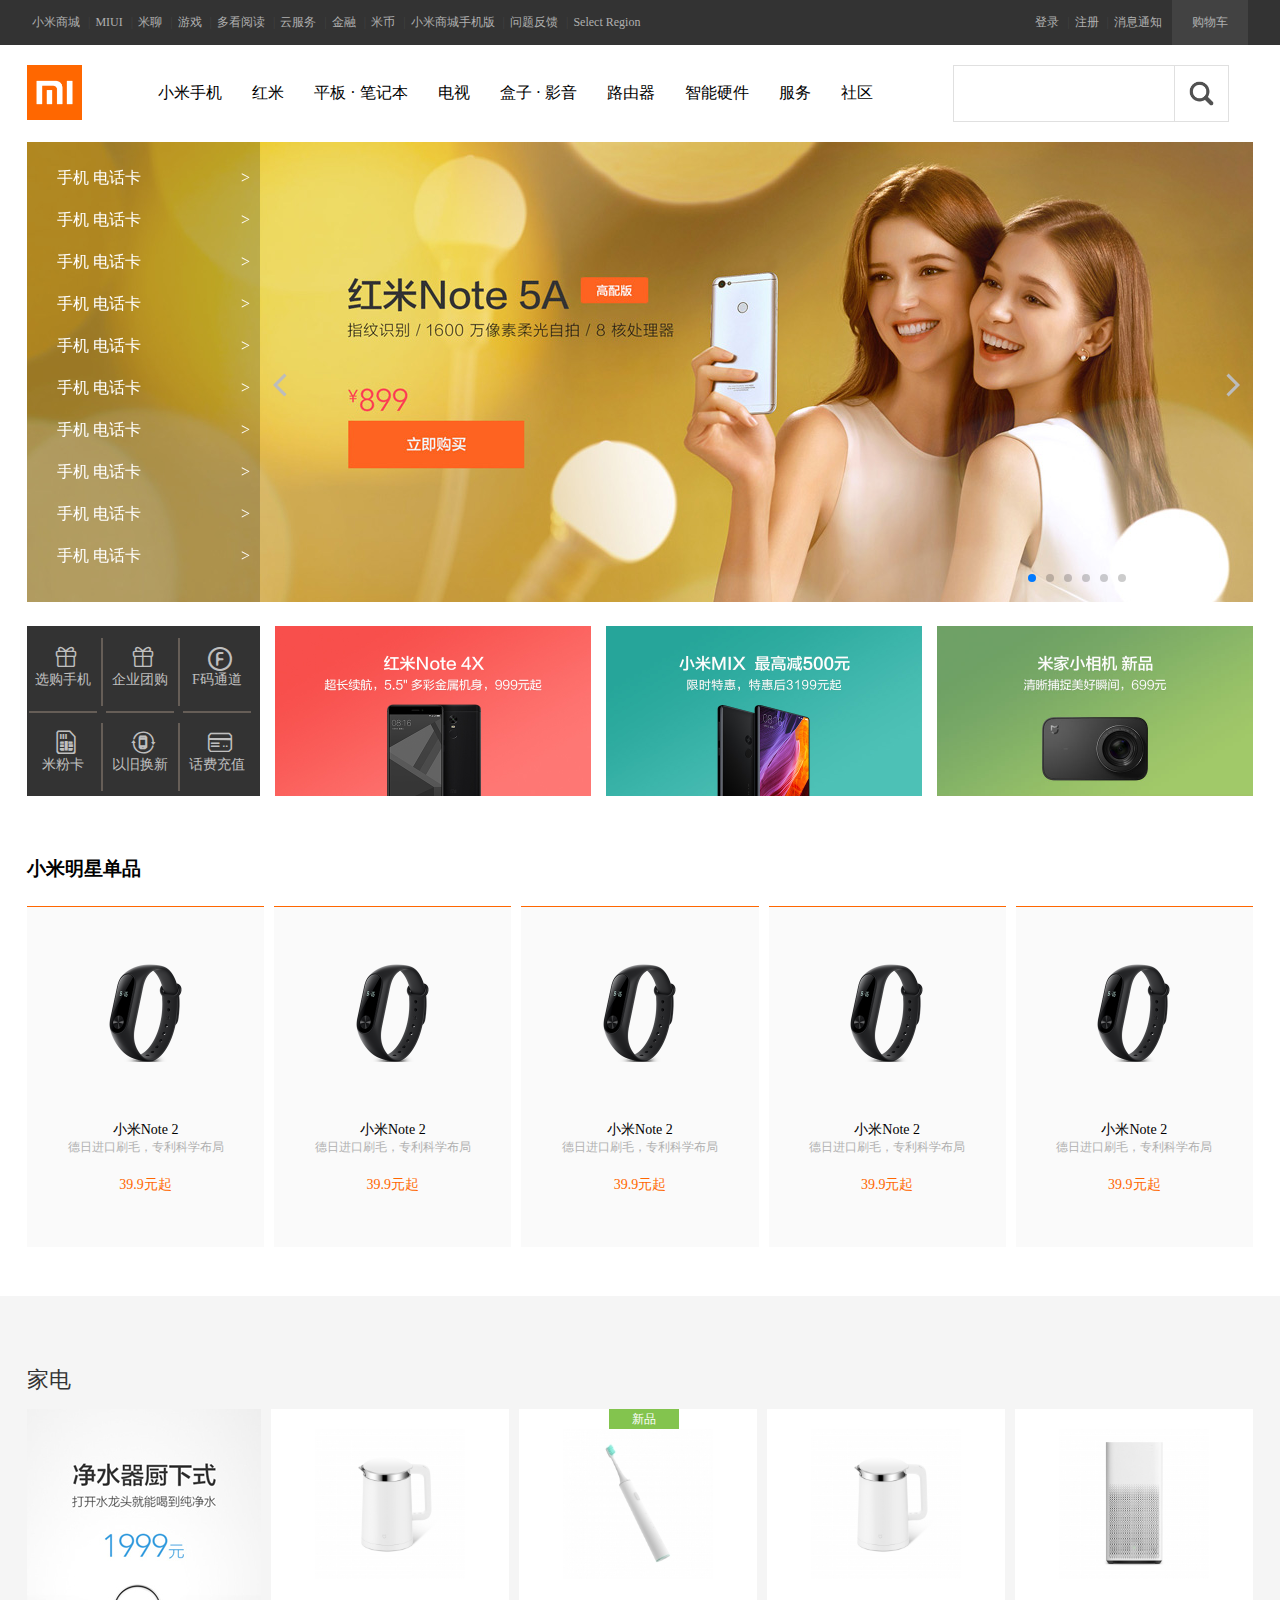
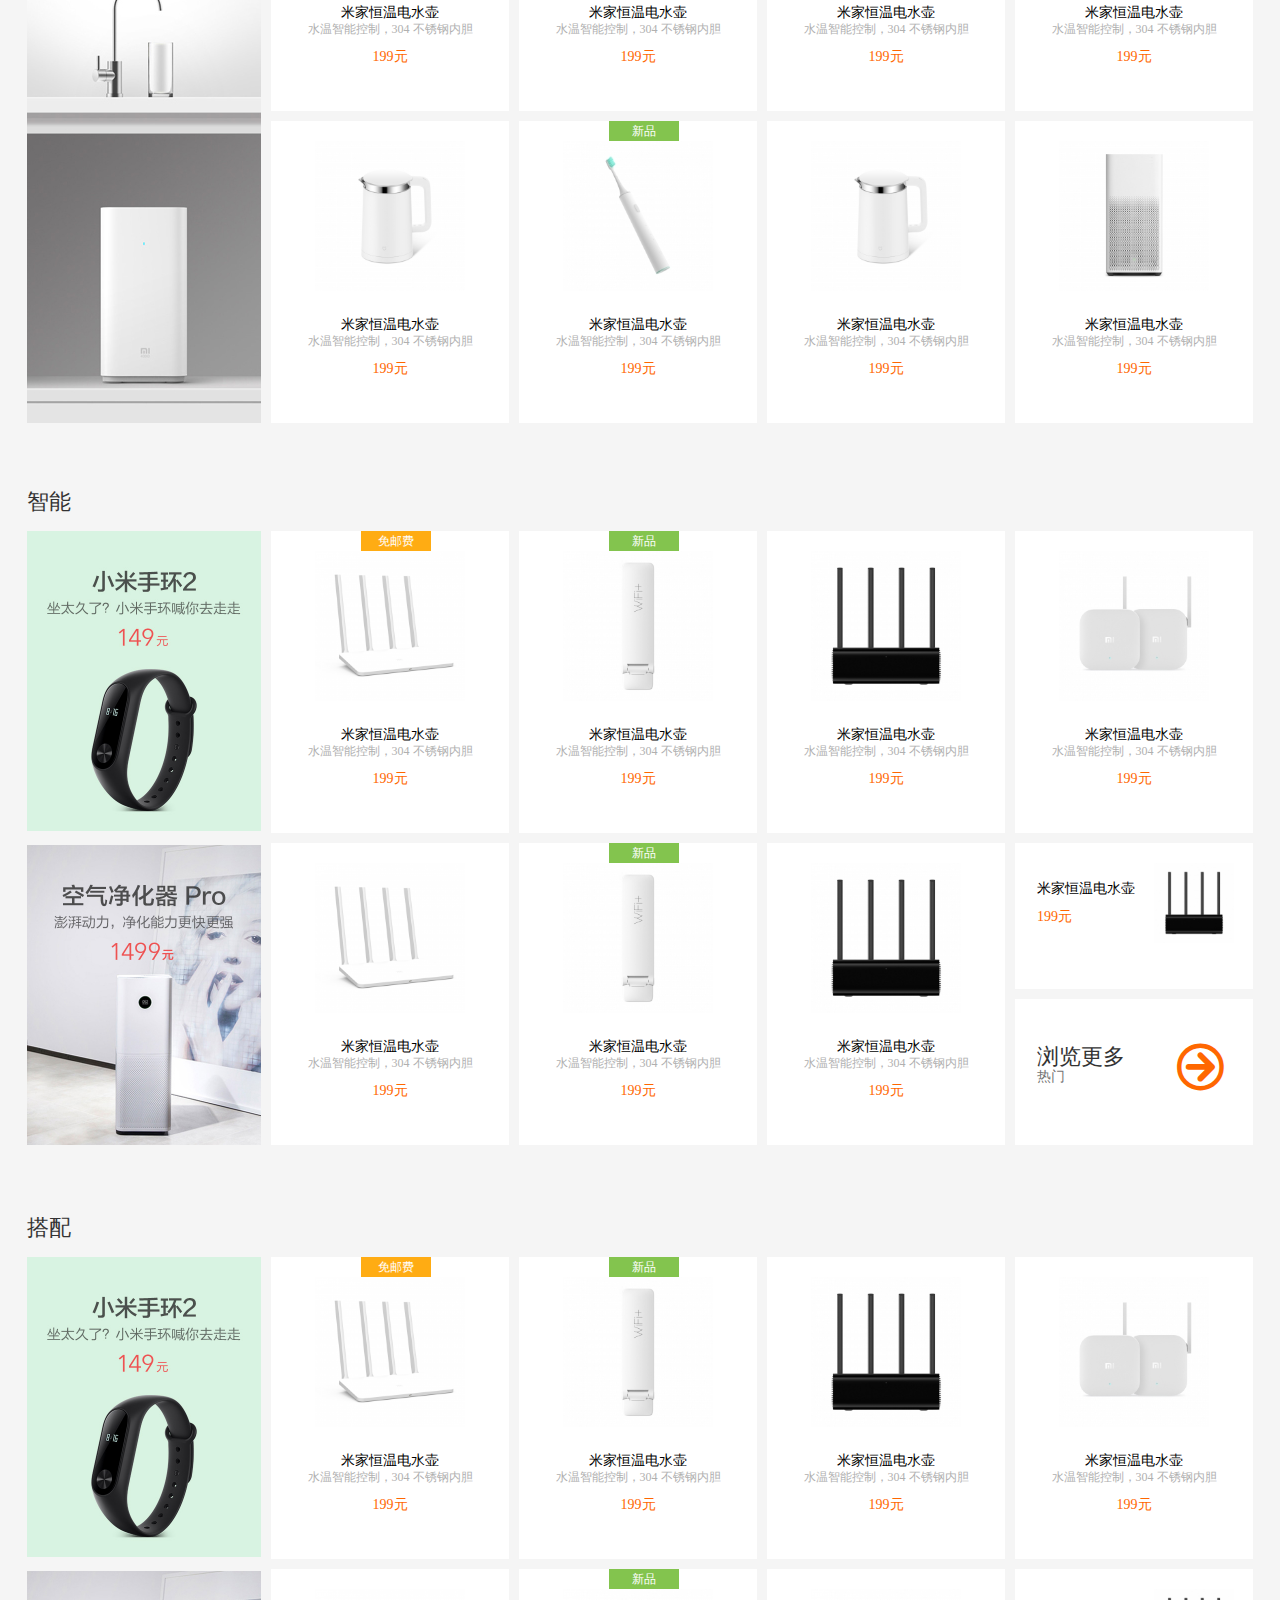
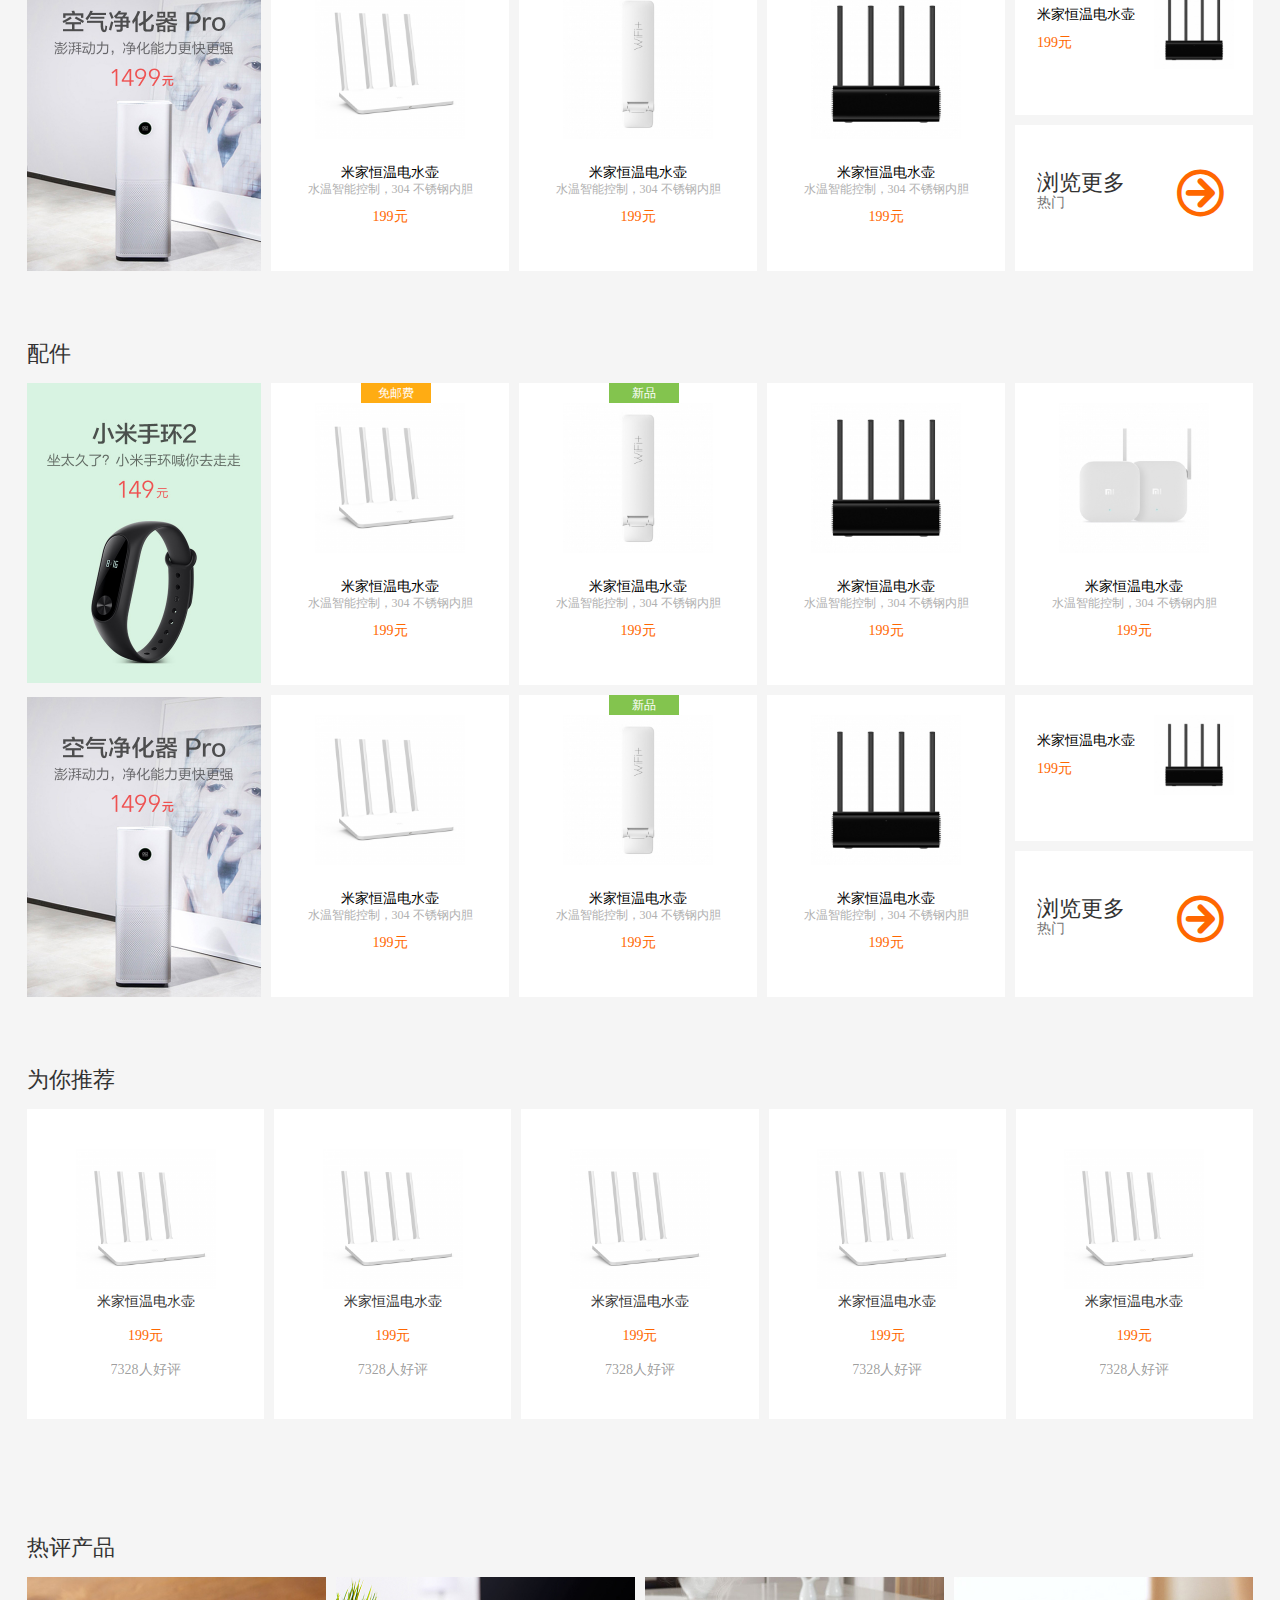
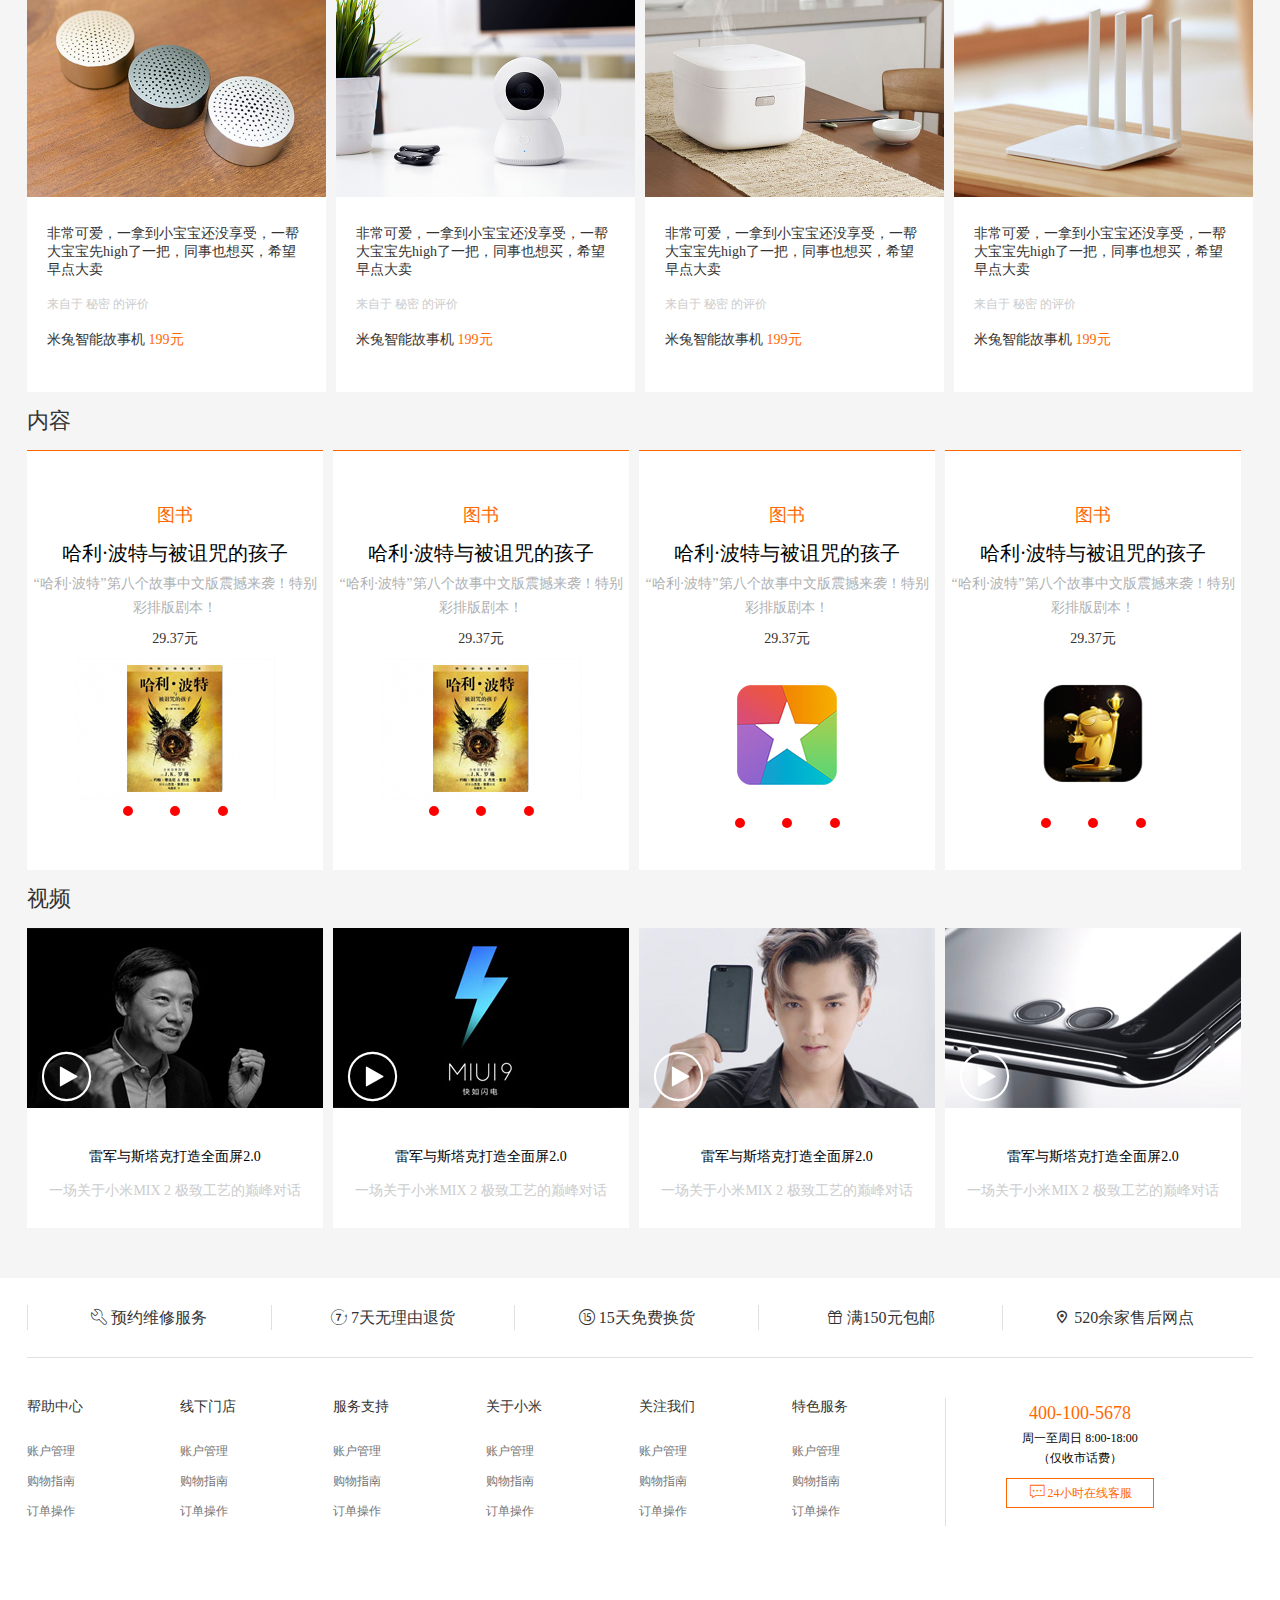
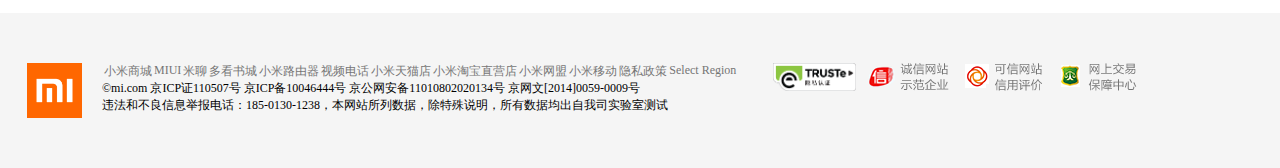
<file: myssm/src/main/webapp/jj/jjq/shops商品/问题-For you-第二十一次作业实战/index.html>
<!doctype html>									
<html lang="en">									
	<head>	<!--头部标签-->
		<meta charset="UTF-8"><!--申明当前网页的编码集UTF-8-->
		<meta name="Generator" content="EditPlus®">	<!--编辑器的名称-->
		<meta name="Author" content="作者是谁">		
		<meta name="Keywords" content="关键词">
		<meta name="Description" content="描述和简介">
		<title>小米官网</title><!--网页标题-->
		
		<link rel="stylesheet" type="text/css" href="css/index.css" />
		<link rel="stylesheet" type="text/css" href="css/common.css" />
		<link rel="stylesheet" type="text/css" href="css/font/iconfont.css" />
		<link rel="stylesheet" href="css/swiper-3.4.2.min.css">
		<link rel="stylesheet" href="js/swiper-3.4.2.min.js" type="text/javascript"/>
	</head>
	<body>
		<div id="wrap">
			<div id="head" class="clearfix">
				<div class="nav">
					<div class="topnav w1226-m clearfix">
						<div class="tpn-lf">
							<ul class="clearfix">
								<li>
									<a href="">小米商城</a>
									<span>|</span>
								</li>
								<li>
									<a href="">MIUI</a>
									<span>|</span>
								</li>
								<li>
									<a href="">米聊</a>
									<span>|</span>
								</li>
								<li>
									<a href="">游戏</a>
									<span>|</span>
								</li>
								<li>
									<a href="">多看阅读</a>
									<span>|</span>
								</li>
								<li>
									<a href="">云服务</a>
									<span>|</span>
								</li>
								<li>
									<a href="">金融</a>
									<span>|</span>
								</li>
								<li>
									<a href="">米币</a>
									<span>|</span>
								</li>
								<li>
									<a href="">小米商城手机版</a>
									<span>|</span>
								</li>
								<li>
									<a href="">问题反馈</a>
									<span>|</span>
								</li>
								<li>
									<a href="">Select Region</a>
									<!-- <span>|</span> -->
								</li>
							</ul>
						</div>
						<div class="tpn-rgt">
							<ul class="clearfix">
								<li>
									<a href="">登录</a>
									<span>|</span>
								</li>
								<li>
									<a href="">注册</a>
									<span>|</span>
								</li>
								<li>
									<a href="">消息通知</a>
									<!-- <span>|</span> -->
								</li>
								<li class="list-shop ">
									<a href="">
										购物车
										<div class="list-shop-hidinfo">
										购物车中还没有商品，赶紧选购吧！
										</div>
									</a>
								</li>
							</ul>
						</div>
					</div>
					<div class="middlenav w1226-m clearfix">
						<div class="logo">
							<a href=""></a>
						</div>
						<div class="search f-rgt">
							<form action="" class="ser-form clearfix">
								<input type="text" />
								<input type="submit" value=""/>
							</form>
						</div>
						<div class="mid-subnav f-rgt">
							<ul class="clearfix">
								<li><a href="">小米手机</a></li>
								<li><a href="">红米</a></li>
								<li><a href="">平板 · 笔记本</a></li>
								<li><a href="">电视</a></li>
								<li><a href="">盒子 · 影音</a></li>
								<li><a href="">路由器</a></li>
								<li><a href="">智能硬件</a></li>
								<li><a href="">服务</a></li>
								<li><a href="">社区</a></li>
							</ul>
						</div>
					</div>
					<div class="banner w1226-m ">
						<div class="swiper-container">
							<div class="swiper-wrapper">
								<div class="swiper-slide">
									<a href="">
										<img src="images/head/banner1.jpg" alt="轮播">
									</a>
								</div>
								<div class="swiper-slide">
									<a href="">
										<img src="images/head/banner2.jpg" alt="轮播">
									</a>
								</div>
								<div class="swiper-slide">
									<a href="">
										<img src="images/head/banner3.jpg" alt="轮播">
									</a>
								</div>
								<div class="swiper-slide">
									<a href="">
										<img src="images/head/banner4.jpg" alt="轮播">
									</a>
								</div>
								<div class="swiper-slide">
									<a href="">
										<img src="images/head/banner5.jpg" alt="轮播">
									</a>
								</div>
								<div class="swiper-slide">
									<a href="">
										<img src="images/head/banner6.jpg" alt="轮播">
									</a>
								</div>
							</div>
							<div class="swiper-pagination sw-point"></div>
							<div class="swiper-button-prev sw-prev "></div>
							<div class="swiper-button-next sw-next "></div>
						</div>
						<div class="ban-menu">
							<ul>
								<li>
									<a href="" class="ban-me-it">
										手机 电话卡
										<i>&gt;</i>
									</a>
									<div class="ban-menu-hidinfo clearfix">
										<ul class="hid-itme">
											<li>
												<a href="" class="ban-me-hid-it">
													<img src="images/head-nav/5c_80.png" alt="简介">
													<span>小米Note3</span>
													<i>选购</i>
												</a>
											</li>
											<li>
												<a href="" class="ban-me-hid-it">
													<img src="images/head-nav/5c_80.png" alt="简介">
													<span>小米Note3</span>
													<i>选购</i>
												</a>
											</li>
											<li>
												<a href="" class="ban-me-hid-it">
													<img src="images/head-nav/5c_80.png" alt="简介">
													<span>小米Note3</span>
													<i>选购</i>
												</a>
											</li>
											<li>
												<a href="" class="ban-me-hid-it">
													<img src="images/head-nav/5c_80.png" alt="简介">
													<span>小米Note3</span>
													<i>选购</i>
												</a>
											</li>
											<li>
												<a href="" class="ban-me-hid-it">
													<img src="images/head-nav/5c_80.png" alt="简介">
													<span>小米Note3</span>
													<i>选购</i>
												</a>
											</li>
										</ul>
										<ul class="hid-itme">
											<li>
												<a href="" class="ban-me-hid-it">
													<img src="images/head-nav/5c_80.png" alt="简介">
													<span>小米Note3</span>
													<i>选购</i>
												</a>
											</li>
											<li>
												<a href="" class="ban-me-hid-it">
													<img src="images/head-nav/5c_80.png" alt="简介">
													<span>小米Note3</span>
													<i>选购</i>
												</a>
											</li>
											<li>
												<a href="" class="ban-me-hid-it">
													<img src="images/head-nav/5c_80.png" alt="简介">
													<span>小米Note3</span>
													<i>选购</i>
												</a>
											</li>
											<li>
												<a href="" class="ban-me-hid-it">
													<img src="images/head-nav/5c_80.png" alt="简介">
													<span>小米Note3</span>
													<i>选购</i>
												</a>
											</li>
											<li>
												<a href="" class="ban-me-hid-it">
													<img src="images/head-nav/5c_80.png" alt="简介">
													<span>小米Note3</span>
													<i>选购</i>
												</a>
											</li>
										</ul>
										<ul class="hid-itme">
											<li>
												<a href="" class="ban-me-hid-it">
													<img src="images/head-nav/5c_80.png" alt="简介">
													<span>小米Note3</span>
													<i>选购</i>
												</a>
											</li>
											<li>
												<a href="" class="ban-me-hid-it">
													<img src="images/head-nav/5c_80.png" alt="简介">
													<span>小米Note3</span>
													<i>选购</i>
												</a>
											</li>
											<li>
												<a href="" class="ban-me-hid-it">
													<img src="images/head-nav/5c_80.png" alt="简介">
													<span>小米Note3</span>
													<i>选购</i>
												</a>
											</li>
											<li>
												<a href="" class="ban-me-hid-it">
													<img src="images/head-nav/5c_80.png" alt="简介">
													<span>小米Note3</span>
													<i>选购</i>
												</a>
											</li>
											<li>
												<a href="" class="ban-me-hid-it">
													<img src="images/head-nav/5c_80.png" alt="简介">
													<span>小米Note3</span>
													<i>选购</i>
												</a>
											</li>
										</ul>
									</div>
								</li>
								<li>
									<a href="" class="ban-me-it">
										手机 电话卡
										<i>&gt;</i>
									</a>
									<div class="ban-menu-hidinfo clearfix">
										<ul class="hid-itme">
											<li>
												<a href="" class="ban-me-hid-it">
													<img src="images/head-nav/5c_80.png" alt="简介">
													<span>小米Note3</span>
													<i>选购</i>
												</a>
											</li>
											<li>
												<a href="" class="ban-me-hid-it">
													<img src="images/head-nav/5c_80.png" alt="简介">
													<span>小米Note3</span>
													<i>选购</i>
												</a>
											</li>
											<li>
												<a href="" class="ban-me-hid-it">
													<img src="images/head-nav/5c_80.png" alt="简介">
													<span>小米Note3</span>
													<i>选购</i>
												</a>
											</li>
											<li>
												<a href="" class="ban-me-hid-it">
													<img src="images/head-nav/5c_80.png" alt="简介">
													<span>小米Note3</span>
													<i>选购</i>
												</a>
											</li>
											<li>
												<a href="" class="ban-me-hid-it">
													<img src="images/head-nav/5c_80.png" alt="简介">
													<span>小米Note3</span>
													<i>选购</i>
												</a>
											</li>
										</ul>
										<ul class="hid-itme">
											<li>
												<a href="" class="ban-me-hid-it">
													<img src="images/head-nav/5c_80.png" alt="简介">
													<span>小米Note3</span>
													<i>选购</i>
												</a>
											</li>
											<li>
												<a href="" class="ban-me-hid-it">
													<img src="images/head-nav/5c_80.png" alt="简介">
													<span>小米Note3</span>
													<i>选购</i>
												</a>
											</li>
											<li>
												<a href="" class="ban-me-hid-it">
													<img src="images/head-nav/5c_80.png" alt="简介">
													<span>小米Note3</span>
													<i>选购</i>
												</a>
											</li>
											<li>
												<a href="" class="ban-me-hid-it">
													<img src="images/head-nav/5c_80.png" alt="简介">
													<span>小米Note3</span>
													<i>选购</i>
												</a>
											</li>
											<li>
												<a href="" class="ban-me-hid-it">
													<img src="images/head-nav/5c_80.png" alt="简介">
													<span>小米Note3</span>
													<i>选购</i>
												</a>
											</li>
										</ul>
										<ul class="hid-itme">
											<li>
												<a href="" class="ban-me-hid-it">
													<img src="images/head-nav/5c_80.png" alt="简介">
													<span>小米Note3</span>
													<i>选购</i>
												</a>
											</li>
											<li>
												<a href="" class="ban-me-hid-it">
													<img src="images/head-nav/5c_80.png" alt="简介">
													<span>小米Note3</span>
													<i>选购</i>
												</a>
											</li>
											<li>
												<a href="" class="ban-me-hid-it">
													<img src="images/head-nav/5c_80.png" alt="简介">
													<span>小米Note3</span>
													<i>选购</i>
												</a>
											</li>
											<li>
												<a href="" class="ban-me-hid-it">
													<img src="images/head-nav/5c_80.png" alt="简介">
													<span>小米Note3</span>
													<i>选购</i>
												</a>
											</li>
											<li>
												<a href="" class="ban-me-hid-it">
													<img src="images/head-nav/5c_80.png" alt="简介">
													<span>小米Note3</span>
													<i>选购</i>
												</a>
											</li>
										</ul>
									</div>
								</li>
								<li>
									<a href="" class="ban-me-it">
										手机 电话卡
										<i>&gt;</i>
									</a>
									<div class="ban-menu-hidinfo clearfix">
										<ul class="hid-itme">
											<li>
												<a href="" class="ban-me-hid-it">
													<img src="images/head-nav/5c_80.png" alt="简介">
													<span>小米Note3</span>
													<i>选购</i>
												</a>
											</li>
											<li>
												<a href="" class="ban-me-hid-it">
													<img src="images/head-nav/5c_80.png" alt="简介">
													<span>小米Note3</span>
													<i>选购</i>
												</a>
											</li>
											<li>
												<a href="" class="ban-me-hid-it">
													<img src="images/head-nav/5c_80.png" alt="简介">
													<span>小米Note3</span>
													<i>选购</i>
												</a>
											</li>
											<li>
												<a href="" class="ban-me-hid-it">
													<img src="images/head-nav/5c_80.png" alt="简介">
													<span>小米Note3</span>
													<i>选购</i>
												</a>
											</li>
											<li>
												<a href="" class="ban-me-hid-it">
													<img src="images/head-nav/5c_80.png" alt="简介">
													<span>小米Note3</span>
													<i>选购</i>
												</a>
											</li>
										</ul>
										<ul class="hid-itme">
											<li>
												<a href="" class="ban-me-hid-it">
													<img src="images/head-nav/5c_80.png" alt="简介">
													<span>小米Note3</span>
													<i>选购</i>
												</a>
											</li>
											<li>
												<a href="" class="ban-me-hid-it">
													<img src="images/head-nav/5c_80.png" alt="简介">
													<span>小米Note3</span>
													<i>选购</i>
												</a>
											</li>
											<li>
												<a href="" class="ban-me-hid-it">
													<img src="images/head-nav/5c_80.png" alt="简介">
													<span>小米Note3</span>
													<i>选购</i>
												</a>
											</li>
											<li>
												<a href="" class="ban-me-hid-it">
													<img src="images/head-nav/5c_80.png" alt="简介">
													<span>小米Note3</span>
													<i>选购</i>
												</a>
											</li>
											<li>
												<a href="" class="ban-me-hid-it">
													<img src="images/head-nav/5c_80.png" alt="简介">
													<span>小米Note3</span>
													<i>选购</i>
												</a>
											</li>
										</ul>
										<ul class="hid-itme">
											<li>
												<a href="" class="ban-me-hid-it">
													<img src="images/head-nav/5c_80.png" alt="简介">
													<span>小米Note3</span>
													<i>选购</i>
												</a>
											</li>
											<li>
												<a href="" class="ban-me-hid-it">
													<img src="images/head-nav/5c_80.png" alt="简介">
													<span>小米Note3</span>
													<i>选购</i>
												</a>
											</li>
											<li>
												<a href="" class="ban-me-hid-it">
													<img src="images/head-nav/5c_80.png" alt="简介">
													<span>小米Note3</span>
													<i>选购</i>
												</a>
											</li>
											<li>
												<a href="" class="ban-me-hid-it">
													<img src="images/head-nav/5c_80.png" alt="简介">
													<span>小米Note3</span>
													<i>选购</i>
												</a>
											</li>
											<li>
												<a href="" class="ban-me-hid-it">
													<img src="images/head-nav/5c_80.png" alt="简介">
													<span>小米Note3</span>
													<i>选购</i>
												</a>
											</li>
										</ul>
									</div>
								</li>
								<li>
									<a href="" class="ban-me-it">
										手机 电话卡
										<i>&gt;</i>
									</a>
									<div class="ban-menu-hidinfo clearfix">
										<ul class="hid-itme">
											<li>
												<a href="" class="ban-me-hid-it">
													<img src="images/head-nav/5c_80.png" alt="简介">
													<span>小米Note3</span>
													<i>选购</i>
												</a>
											</li>
											<li>
												<a href="" class="ban-me-hid-it">
													<img src="images/head-nav/5c_80.png" alt="简介">
													<span>小米Note3</span>
													<i>选购</i>
												</a>
											</li>
											<li>
												<a href="" class="ban-me-hid-it">
													<img src="images/head-nav/5c_80.png" alt="简介">
													<span>小米Note3</span>
													<i>选购</i>
												</a>
											</li>
											<li>
												<a href="" class="ban-me-hid-it">
													<img src="images/head-nav/5c_80.png" alt="简介">
													<span>小米Note3</span>
													<i>选购</i>
												</a>
											</li>
											<li>
												<a href="" class="ban-me-hid-it">
													<img src="images/head-nav/5c_80.png" alt="简介">
													<span>小米Note3</span>
													<i>选购</i>
												</a>
											</li>
										</ul>
										<ul class="hid-itme">
											<li>
												<a href="" class="ban-me-hid-it">
													<img src="images/head-nav/5c_80.png" alt="简介">
													<span>小米Note3</span>
													<i>选购</i>
												</a>
											</li>
											<li>
												<a href="" class="ban-me-hid-it">
													<img src="images/head-nav/5c_80.png" alt="简介">
													<span>小米Note3</span>
													<i>选购</i>
												</a>
											</li>
											<li>
												<a href="" class="ban-me-hid-it">
													<img src="images/head-nav/5c_80.png" alt="简介">
													<span>小米Note3</span>
													<i>选购</i>
												</a>
											</li>
											<li>
												<a href="" class="ban-me-hid-it">
													<img src="images/head-nav/5c_80.png" alt="简介">
													<span>小米Note3</span>
													<i>选购</i>
												</a>
											</li>
											<li>
												<a href="" class="ban-me-hid-it">
													<img src="images/head-nav/5c_80.png" alt="简介">
													<span>小米Note3</span>
													<i>选购</i>
												</a>
											</li>
										</ul>
										<ul class="hid-itme">
											<li>
												<a href="" class="ban-me-hid-it">
													<img src="images/head-nav/5c_80.png" alt="简介">
													<span>小米Note3</span>
													<i>选购</i>
												</a>
											</li>
											<li>
												<a href="" class="ban-me-hid-it">
													<img src="images/head-nav/5c_80.png" alt="简介">
													<span>小米Note3</span>
													<i>选购</i>
												</a>
											</li>
											<li>
												<a href="" class="ban-me-hid-it">
													<img src="images/head-nav/5c_80.png" alt="简介">
													<span>小米Note3</span>
													<i>选购</i>
												</a>
											</li>
											<li>
												<a href="" class="ban-me-hid-it">
													<img src="images/head-nav/5c_80.png" alt="简介">
													<span>小米Note3</span>
													<i>选购</i>
												</a>
											</li>
											<li>
												<a href="" class="ban-me-hid-it">
													<img src="images/head-nav/5c_80.png" alt="简介">
													<span>小米Note3</span>
													<i>选购</i>
												</a>
											</li>
										</ul>
									</div>
								</li>
								<li>
									<a href="" class="ban-me-it">
										手机 电话卡
										<i>&gt;</i>
									</a>
									<div class="ban-menu-hidinfo clearfix">
										<ul class="hid-itme">
											<li>
												<a href="" class="ban-me-hid-it">
													<img src="images/head-nav/5c_80.png" alt="简介">
													<span>小米Note3</span>
													<i>选购</i>
												</a>
											</li>
											<li>
												<a href="" class="ban-me-hid-it">
													<img src="images/head-nav/5c_80.png" alt="简介">
													<span>小米Note3</span>
													<i>选购</i>
												</a>
											</li>
											<li>
												<a href="" class="ban-me-hid-it">
													<img src="images/head-nav/5c_80.png" alt="简介">
													<span>小米Note3</span>
													<i>选购</i>
												</a>
											</li>
											<li>
												<a href="" class="ban-me-hid-it">
													<img src="images/head-nav/5c_80.png" alt="简介">
													<span>小米Note3</span>
													<i>选购</i>
												</a>
											</li>
											<li>
												<a href="" class="ban-me-hid-it">
													<img src="images/head-nav/5c_80.png" alt="简介">
													<span>小米Note3</span>
													<i>选购</i>
												</a>
											</li>
										</ul>
										<ul class="hid-itme">
											<li>
												<a href="" class="ban-me-hid-it">
													<img src="images/head-nav/5c_80.png" alt="简介">
													<span>小米Note3</span>
													<i>选购</i>
												</a>
											</li>
											<li>
												<a href="" class="ban-me-hid-it">
													<img src="images/head-nav/5c_80.png" alt="简介">
													<span>小米Note3</span>
													<i>选购</i>
												</a>
											</li>
											<li>
												<a href="" class="ban-me-hid-it">
													<img src="images/head-nav/5c_80.png" alt="简介">
													<span>小米Note3</span>
													<i>选购</i>
												</a>
											</li>
											<li>
												<a href="" class="ban-me-hid-it">
													<img src="images/head-nav/5c_80.png" alt="简介">
													<span>小米Note3</span>
													<i>选购</i>
												</a>
											</li>
											<li>
												<a href="" class="ban-me-hid-it">
													<img src="images/head-nav/5c_80.png" alt="简介">
													<span>小米Note3</span>
													<i>选购</i>
												</a>
											</li>
										</ul>
										<ul class="hid-itme">
											<li>
												<a href="" class="ban-me-hid-it">
													<img src="images/head-nav/5c_80.png" alt="简介">
													<span>小米Note3</span>
													<i>选购</i>
												</a>
											</li>
											<li>
												<a href="" class="ban-me-hid-it">
													<img src="images/head-nav/5c_80.png" alt="简介">
													<span>小米Note3</span>
													<i>选购</i>
												</a>
											</li>
											<li>
												<a href="" class="ban-me-hid-it">
													<img src="images/head-nav/5c_80.png" alt="简介">
													<span>小米Note3</span>
													<i>选购</i>
												</a>
											</li>
											<li>
												<a href="" class="ban-me-hid-it">
													<img src="images/head-nav/5c_80.png" alt="简介">
													<span>小米Note3</span>
													<i>选购</i>
												</a>
											</li>
											<li>
												<a href="" class="ban-me-hid-it">
													<img src="images/head-nav/5c_80.png" alt="简介">
													<span>小米Note3</span>
													<i>选购</i>
												</a>
											</li>
										</ul>
									</div>
								</li>
								<li>
									<a href="" class="ban-me-it">
										手机 电话卡
										<i>&gt;</i>
									</a>
									<div class="ban-menu-hidinfo clearfix">
										<ul class="hid-itme">
											<li>
												<a href="" class="ban-me-hid-it">
													<img src="images/head-nav/5c_80.png" alt="简介">
													<span>小米Note3</span>
													<i>选购</i>
												</a>
											</li>
											<li>
												<a href="" class="ban-me-hid-it">
													<img src="images/head-nav/5c_80.png" alt="简介">
													<span>小米Note3</span>
													<i>选购</i>
												</a>
											</li>
											<li>
												<a href="" class="ban-me-hid-it">
													<img src="images/head-nav/5c_80.png" alt="简介">
													<span>小米Note3</span>
													<i>选购</i>
												</a>
											</li>
											<li>
												<a href="" class="ban-me-hid-it">
													<img src="images/head-nav/5c_80.png" alt="简介">
													<span>小米Note3</span>
													<i>选购</i>
												</a>
											</li>
											<li>
												<a href="" class="ban-me-hid-it">
													<img src="images/head-nav/5c_80.png" alt="简介">
													<span>小米Note3</span>
													<i>选购</i>
												</a>
											</li>
										</ul>
										<ul class="hid-itme">
											<li>
												<a href="" class="ban-me-hid-it">
													<img src="images/head-nav/5c_80.png" alt="简介">
													<span>小米Note3</span>
													<i>选购</i>
												</a>
											</li>
											<li>
												<a href="" class="ban-me-hid-it">
													<img src="images/head-nav/5c_80.png" alt="简介">
													<span>小米Note3</span>
													<i>选购</i>
												</a>
											</li>
											<li>
												<a href="" class="ban-me-hid-it">
													<img src="images/head-nav/5c_80.png" alt="简介">
													<span>小米Note3</span>
													<i>选购</i>
												</a>
											</li>
											<li>
												<a href="" class="ban-me-hid-it">
													<img src="images/head-nav/5c_80.png" alt="简介">
													<span>小米Note3</span>
													<i>选购</i>
												</a>
											</li>
											<li>
												<a href="" class="ban-me-hid-it">
													<img src="images/head-nav/5c_80.png" alt="简介">
													<span>小米Note3</span>
													<i>选购</i>
												</a>
											</li>
										</ul>
										<ul class="hid-itme">
											<li>
												<a href="" class="ban-me-hid-it">
													<img src="images/head-nav/5c_80.png" alt="简介">
													<span>小米Note3</span>
													<i>选购</i>
												</a>
											</li>
											<li>
												<a href="" class="ban-me-hid-it">
													<img src="images/head-nav/5c_80.png" alt="简介">
													<span>小米Note3</span>
													<i>选购</i>
												</a>
											</li>
											<li>
												<a href="" class="ban-me-hid-it">
													<img src="images/head-nav/5c_80.png" alt="简介">
													<span>小米Note3</span>
													<i>选购</i>
												</a>
											</li>
											<li>
												<a href="" class="ban-me-hid-it">
													<img src="images/head-nav/5c_80.png" alt="简介">
													<span>小米Note3</span>
													<i>选购</i>
												</a>
											</li>
											<li>
												<a href="" class="ban-me-hid-it">
													<img src="images/head-nav/5c_80.png" alt="简介">
													<span>小米Note3</span>
													<i>选购</i>
												</a>
											</li>
										</ul>
									</div>
								</li>
								<li>
									<a href="" class="ban-me-it">
										手机 电话卡
										<i>&gt;</i>
									</a>
									<div class="ban-menu-hidinfo clearfix">
										<ul class="hid-itme">
											<li>
												<a href="" class="ban-me-hid-it">
													<img src="images/head-nav/5c_80.png" alt="简介">
													<span>小米Note3</span>
													<i>选购</i>
												</a>
											</li>
											<li>
												<a href="" class="ban-me-hid-it">
													<img src="images/head-nav/5c_80.png" alt="简介">
													<span>小米Note3</span>
													<i>选购</i>
												</a>
											</li>
											<li>
												<a href="" class="ban-me-hid-it">
													<img src="images/head-nav/5c_80.png" alt="简介">
													<span>小米Note3</span>
													<i>选购</i>
												</a>
											</li>
											<li>
												<a href="" class="ban-me-hid-it">
													<img src="images/head-nav/5c_80.png" alt="简介">
													<span>小米Note3</span>
													<i>选购</i>
												</a>
											</li>
											<li>
												<a href="" class="ban-me-hid-it">
													<img src="images/head-nav/5c_80.png" alt="简介">
													<span>小米Note3</span>
													<i>选购</i>
												</a>
											</li>
										</ul>
										<ul class="hid-itme">
											<li>
												<a href="" class="ban-me-hid-it">
													<img src="images/head-nav/5c_80.png" alt="简介">
													<span>小米Note3</span>
													<i>选购</i>
												</a>
											</li>
											<li>
												<a href="" class="ban-me-hid-it">
													<img src="images/head-nav/5c_80.png" alt="简介">
													<span>小米Note3</span>
													<i>选购</i>
												</a>
											</li>
											<li>
												<a href="" class="ban-me-hid-it">
													<img src="images/head-nav/5c_80.png" alt="简介">
													<span>小米Note3</span>
													<i>选购</i>
												</a>
											</li>
											<li>
												<a href="" class="ban-me-hid-it">
													<img src="images/head-nav/5c_80.png" alt="简介">
													<span>小米Note3</span>
													<i>选购</i>
												</a>
											</li>
											<li>
												<a href="" class="ban-me-hid-it">
													<img src="images/head-nav/5c_80.png" alt="简介">
													<span>小米Note3</span>
													<i>选购</i>
												</a>
											</li>
										</ul>
										<ul class="hid-itme">
											<li>
												<a href="" class="ban-me-hid-it">
													<img src="images/head-nav/5c_80.png" alt="简介">
													<span>小米Note3</span>
													<i>选购</i>
												</a>
											</li>
											<li>
												<a href="" class="ban-me-hid-it">
													<img src="images/head-nav/5c_80.png" alt="简介">
													<span>小米Note3</span>
													<i>选购</i>
												</a>
											</li>
											<li>
												<a href="" class="ban-me-hid-it">
													<img src="images/head-nav/5c_80.png" alt="简介">
													<span>小米Note3</span>
													<i>选购</i>
												</a>
											</li>
											<li>
												<a href="" class="ban-me-hid-it">
													<img src="images/head-nav/5c_80.png" alt="简介">
													<span>小米Note3</span>
													<i>选购</i>
												</a>
											</li>
											<li>
												<a href="" class="ban-me-hid-it">
													<img src="images/head-nav/5c_80.png" alt="简介">
													<span>小米Note3</span>
													<i>选购</i>
												</a>
											</li>
										</ul>
									</div>
								</li>
								<li>
									<a href="" class="ban-me-it">
										手机 电话卡
										<i>&gt;</i>
									</a>
									<div class="ban-menu-hidinfo clearfix">
										<ul class="hid-itme">
											<li>
												<a href="" class="ban-me-hid-it">
													<img src="images/head-nav/5c_80.png" alt="简介">
													<span>小米Note3</span>
													<i>选购</i>
												</a>
											</li>
											<li>
												<a href="" class="ban-me-hid-it">
													<img src="images/head-nav/5c_80.png" alt="简介">
													<span>小米Note3</span>
													<i>选购</i>
												</a>
											</li>
											<li>
												<a href="" class="ban-me-hid-it">
													<img src="images/head-nav/5c_80.png" alt="简介">
													<span>小米Note3</span>
													<i>选购</i>
												</a>
											</li>
											<li>
												<a href="" class="ban-me-hid-it">
													<img src="images/head-nav/5c_80.png" alt="简介">
													<span>小米Note3</span>
													<i>选购</i>
												</a>
											</li>
											<li>
												<a href="" class="ban-me-hid-it">
													<img src="images/head-nav/5c_80.png" alt="简介">
													<span>小米Note3</span>
													<i>选购</i>
												</a>
											</li>
										</ul>
										<ul class="hid-itme">
											<li>
												<a href="" class="ban-me-hid-it">
													<img src="images/head-nav/5c_80.png" alt="简介">
													<span>小米Note3</span>
													<i>选购</i>
												</a>
											</li>
											<li>
												<a href="" class="ban-me-hid-it">
													<img src="images/head-nav/5c_80.png" alt="简介">
													<span>小米Note3</span>
													<i>选购</i>
												</a>
											</li>
											<li>
												<a href="" class="ban-me-hid-it">
													<img src="images/head-nav/5c_80.png" alt="简介">
													<span>小米Note3</span>
													<i>选购</i>
												</a>
											</li>
											<li>
												<a href="" class="ban-me-hid-it">
													<img src="images/head-nav/5c_80.png" alt="简介">
													<span>小米Note3</span>
													<i>选购</i>
												</a>
											</li>
											<li>
												<a href="" class="ban-me-hid-it">
													<img src="images/head-nav/5c_80.png" alt="简介">
													<span>小米Note3</span>
													<i>选购</i>
												</a>
											</li>
										</ul>
										<ul class="hid-itme">
											<li>
												<a href="" class="ban-me-hid-it">
													<img src="images/head-nav/5c_80.png" alt="简介">
													<span>小米Note3</span>
													<i>选购</i>
												</a>
											</li>
											<li>
												<a href="" class="ban-me-hid-it">
													<img src="images/head-nav/5c_80.png" alt="简介">
													<span>小米Note3</span>
													<i>选购</i>
												</a>
											</li>
											<li>
												<a href="" class="ban-me-hid-it">
													<img src="images/head-nav/5c_80.png" alt="简介">
													<span>小米Note3</span>
													<i>选购</i>
												</a>
											</li>
											<li>
												<a href="" class="ban-me-hid-it">
													<img src="images/head-nav/5c_80.png" alt="简介">
													<span>小米Note3</span>
													<i>选购</i>
												</a>
											</li>
											<li>
												<a href="" class="ban-me-hid-it">
													<img src="images/head-nav/5c_80.png" alt="简介">
													<span>小米Note3</span>
													<i>选购</i>
												</a>
											</li>
										</ul>
									</div>
								</li>
								<li>
									<a href="" class="ban-me-it">
										手机 电话卡
										<i>&gt;</i>
									</a>
									<div class="ban-menu-hidinfo clearfix">
										<ul class="hid-itme">
											<li>
												<a href="" class="ban-me-hid-it">
													<img src="images/head-nav/5c_80.png" alt="简介">
													<span>小米Note3</span>
													<i>选购</i>
												</a>
											</li>
											<li>
												<a href="" class="ban-me-hid-it">
													<img src="images/head-nav/5c_80.png" alt="简介">
													<span>小米Note3</span>
													<i>选购</i>
												</a>
											</li>
											<li>
												<a href="" class="ban-me-hid-it">
													<img src="images/head-nav/5c_80.png" alt="简介">
													<span>小米Note3</span>
													<i>选购</i>
												</a>
											</li>
											<li>
												<a href="" class="ban-me-hid-it">
													<img src="images/head-nav/5c_80.png" alt="简介">
													<span>小米Note3</span>
													<i>选购</i>
												</a>
											</li>
											<li>
												<a href="" class="ban-me-hid-it">
													<img src="images/head-nav/5c_80.png" alt="简介">
													<span>小米Note3</span>
													<i>选购</i>
												</a>
											</li>
										</ul>
										<ul class="hid-itme">
											<li>
												<a href="" class="ban-me-hid-it">
													<img src="images/head-nav/5c_80.png" alt="简介">
													<span>小米Note3</span>
													<i>选购</i>
												</a>
											</li>
											<li>
												<a href="" class="ban-me-hid-it">
													<img src="images/head-nav/5c_80.png" alt="简介">
													<span>小米Note3</span>
													<i>选购</i>
												</a>
											</li>
											<li>
												<a href="" class="ban-me-hid-it">
													<img src="images/head-nav/5c_80.png" alt="简介">
													<span>小米Note3</span>
													<i>选购</i>
												</a>
											</li>
											<li>
												<a href="" class="ban-me-hid-it">
													<img src="images/head-nav/5c_80.png" alt="简介">
													<span>小米Note3</span>
													<i>选购</i>
												</a>
											</li>
											<li>
												<a href="" class="ban-me-hid-it">
													<img src="images/head-nav/5c_80.png" alt="简介">
													<span>小米Note3</span>
													<i>选购</i>
												</a>
											</li>
										</ul>
										<ul class="hid-itme">
											<li>
												<a href="" class="ban-me-hid-it">
													<img src="images/head-nav/5c_80.png" alt="简介">
													<span>小米Note3</span>
													<i>选购</i>
												</a>
											</li>
											<li>
												<a href="" class="ban-me-hid-it">
													<img src="images/head-nav/5c_80.png" alt="简介">
													<span>小米Note3</span>
													<i>选购</i>
												</a>
											</li>
											<li>
												<a href="" class="ban-me-hid-it">
													<img src="images/head-nav/5c_80.png" alt="简介">
													<span>小米Note3</span>
													<i>选购</i>
												</a>
											</li>
											<li>
												<a href="" class="ban-me-hid-it">
													<img src="images/head-nav/5c_80.png" alt="简介">
													<span>小米Note3</span>
													<i>选购</i>
												</a>
											</li>
											<li>
												<a href="" class="ban-me-hid-it">
													<img src="images/head-nav/5c_80.png" alt="简介">
													<span>小米Note3</span>
													<i>选购</i>
												</a>
											</li>
										</ul>
									</div>
								</li>
								<li>
									<a href="" class="ban-me-it">
										手机 电话卡
										<i>&gt;</i>
									</a>
									<div class="ban-menu-hidinfo clearfix">
										<ul class="hid-itme">
											<li>
												<a href="" class="ban-me-hid-it">
													<img src="images/head-nav/5c_80.png" alt="简介">
													<span>小米Note3</span>
													<i>选购</i>
												</a>
											</li>
											<li>
												<a href="" class="ban-me-hid-it">
													<img src="images/head-nav/5c_80.png" alt="简介">
													<span>小米Note3</span>
													<i>选购</i>
												</a>
											</li>
											<li>
												<a href="" class="ban-me-hid-it">
													<img src="images/head-nav/5c_80.png" alt="简介">
													<span>小米Note3</span>
													<i>选购</i>
												</a>
											</li>
											<li>
												<a href="" class="ban-me-hid-it">
													<img src="images/head-nav/5c_80.png" alt="简介">
													<span>小米Note3</span>
													<i>选购</i>
												</a>
											</li>
											<li>
												<a href="" class="ban-me-hid-it">
													<img src="images/head-nav/5c_80.png" alt="简介">
													<span>小米Note3</span>
													<i>选购</i>
												</a>
											</li>
										</ul>
										<ul class="hid-itme">
											<li>
												<a href="" class="ban-me-hid-it">
													<img src="images/head-nav/5c_80.png" alt="简介">
													<span>小米Note3</span>
													<i>选购</i>
												</a>
											</li>
											<li>
												<a href="" class="ban-me-hid-it">
													<img src="images/head-nav/5c_80.png" alt="简介">
													<span>小米Note3</span>
													<i>选购</i>
												</a>
											</li>
											<li>
												<a href="" class="ban-me-hid-it">
													<img src="images/head-nav/5c_80.png" alt="简介">
													<span>小米Note3</span>
													<i>选购</i>
												</a>
											</li>
											<li>
												<a href="" class="ban-me-hid-it">
													<img src="images/head-nav/5c_80.png" alt="简介">
													<span>小米Note3</span>
													<i>选购</i>
												</a>
											</li>
											<li>
												<a href="" class="ban-me-hid-it">
													<img src="images/head-nav/5c_80.png" alt="简介">
													<span>小米Note3</span>
													<i>选购</i>
												</a>
											</li>
										</ul>
										<ul class="hid-itme">
											<li>
												<a href="" class="ban-me-hid-it">
													<img src="images/head-nav/5c_80.png" alt="简介">
													<span>小米Note3</span>
													<i>选购</i>
												</a>
											</li>
											<li>
												<a href="" class="ban-me-hid-it">
													<img src="images/head-nav/5c_80.png" alt="简介">
													<span>小米Note3</span>
													<i>选购</i>
												</a>
											</li>
											<li>
												<a href="" class="ban-me-hid-it">
													<img src="images/head-nav/5c_80.png" alt="简介">
													<span>小米Note3</span>
													<i>选购</i>
												</a>
											</li>
											<li>
												<a href="" class="ban-me-hid-it">
													<img src="images/head-nav/5c_80.png" alt="简介">
													<span>小米Note3</span>
													<i>选购</i>
												</a>
											</li>
											<li>
												<a href="" class="ban-me-hid-it">
													<img src="images/head-nav/5c_80.png" alt="简介">
													<span>小米Note3</span>
													<i>选购</i>
												</a>
											</li>
										</ul>
									</div>
								</li>
							</ul>
						</div>
					</div>
					<div class="xmfotter  w1226-m clearfix">
						<div class="xmfotter-lf">
							<ul class="clearfix">
								<li class="f-lf xm-lf-rline">
									<a href="#">
										<i class="iconfont icon-gift"></i>
										选购手机
									</a>
								</li>
								<li class="f-lf xm-lf-rline">
									<a href="">
										<i class="iconfont icon-gift"></i>
										企业团购
									</a>
								</li>
								<li class="f-lf">
									<a href="">
										<i class="iconfont icon-fma"></i>
										F码通道
									</a>
								</li>
								<li class="f-lf xm-lf-tline xm-lf-rline">
									<a href="">
										<i class="iconfont icon-mifenqia"></i>
										米粉卡
									</a>
								</li>
								<li class="f-lf xm-lf-tline xm-lf-rline">
									<a href="">
										<i class="iconfont icon-yijiuhuanxin"></i>
										以旧换新
									</a>
								</li>
								<li class="f-lf xm-lf-tline ">
									<a href="">
										<i class="iconfont icon-huafeichongzhi"></i>
										话费充值
									</a>
								</li>
							</ul>
						</div>
						<div class="xmfotter-rgt f-rgt">
							<ul class="xm-fot-main clearfix">
								<li class=" xm-fot-img">
									<a href=""><img src="images/head/banner1-1.jpg" alt=""></a>
								</li>
								<li class="xm-fot-img">
									<a href=""><img src="images/head/banner1-2.jpg" alt=""></a>
								</li>
								<li class="xm-fot-img">
									<a href=""><img src="images/head/banner1-3.jpg" alt=""></a>
								</li>
							</ul>
						</div>
					</div>
				</div>
			</div>
			<div id="connect">
				<div class="xm-stra w1226-m">
					<h3 >小米明星单品</h3>
					<ul class="xm-st-produce clearfix">
						<li class="xm-st-it-r li-t-5" >
							<a href="#">
								<img src="images/head/nav-hardware02.png" alt="">
							</a>
							<a href="#">小米Note 2</a>
							<p class="xm-st-pd-info">德日进口刷毛，专利科学布局</p>
							<p class="xm-st-pd-money">39.9元起</p>
						</li>
						<li class="xm-st-it-r li-t-5">
							<a href="#">
								<img src="images/head/nav-hardware02.png" alt="">
							</a>
							<a href="#">小米Note 2</a>
							<p class="xm-st-pd-info">德日进口刷毛，专利科学布局</p>
							<p class="xm-st-pd-money">39.9元起</p>
						</li>
						<li class="xm-st-it-r li-t-5">
							<a href="#">
								<img src="images/head/nav-hardware02.png" alt="">
							</a>
							<a href="#">小米Note 2</a>
							<p class="xm-st-pd-info">德日进口刷毛，专利科学布局</p>
							<p class="xm-st-pd-money">39.9元起</p>
						</li>
						<li class="xm-st-it-r li-t-5">
							<a href="#">
								<img src="images/head/nav-hardware02.png" alt="">
							</a>
							<a href="#">小米Note 2</a>
							<p class="xm-st-pd-info">德日进口刷毛，专利科学布局</p>
							<p class="xm-st-pd-money">39.9元起</p>
						</li>
						<li class="li-t-5">
							<a href="#">
								<img src="images/head/nav-hardware02.png" alt="">
							</a>
							<a href="#">小米Note 2</a>
							<p class="xm-st-pd-info">德日进口刷毛，专利科学布局</p>
							<p class="xm-st-pd-money">39.9元起</p>
						</li>
					</ul>
				</div>
				<div class="con-bg-gray">
					<div class="home-electronic w1226-m">
						<h3 class="h3-title">家电</h3>
						<div class="hm-el-main clearfix">
							<div class="hm-el-ma-lf f-lf">
								<img src="images/main/home/nav-left.jpg" alt="">
							</div>
							<div class="hm-el-ma-rgt f-lf">
								<ul class="hm-el-ma-rgt-top clearfix">
									<li class="li-m-rgt">
										<a href="#">
											<img src="images/main/home/01.jpg" alt="">
										</a>
										<p class="title">
											<a href="#">米家恒温电水壶</a>
										</p>
										<p class="info">
											水温智能控制，304 不锈钢内胆
										</p>
										<p class="price">199元</p>
										<div class="more">
											<a href="#">
												<span class="review">优雅的我烧一壶优雅的水，再泡一壶优雅的茶与客服妹子共享</span>
											</a>
											<a href="#">
												<span class="author"> 来自于 胡尔卿 的评价 </span>
											</a>
										</div>
									</li>
									<li class="li-m-rgt">
										<a href="#">
											<img src="images/main/home/02.jpg" alt="">
										</a>
										<p class="title">
											<a href="#">米家恒温电水壶</a>
										</p>
										<p class="info">
											水温智能控制，304 不锈钢内胆
										</p>
										<p class="price">199元</p>
										<i class="new">新品</i>
										<div class="more">
											<a href="#">
												<span class="review">优雅的我烧一壶优雅的水，再泡一壶优雅的茶与客服妹子共享</span>
											</a>
											<a href="#">
												<span class="author"> 来自于 胡尔卿 的评价 </span>
											</a>
										</div>
									</li>
									<li class="li-m-rgt">
										<a href="#">
											<img src="images/main/home/01.jpg" alt="">
										</a>
										<p class="title">
											<a href="#">米家恒温电水壶</a>
										</p>
										<p class="info">
											水温智能控制，304 不锈钢内胆
										</p>
										<p class="price">199元</p>
										<div class="more">
											<a href="#">
												<span class="review">优雅的我烧一壶优雅的水，再泡一壶优雅的茶与客服妹子共享</span>
											</a>
											<a href="#">
												<span class="author"> 来自于 胡尔卿 的评价 </span>
											</a>
										</div>
									</li>
									<li >
										<a href="#">
											<img src="images/main/home/04.jpg" alt="">
										</a>
										<p class="title">
											<a href="#">米家恒温电水壶</a>
										</p>
										<p class="info">
											水温智能控制，304 不锈钢内胆
										</p>
										<p class="price">199元</p>
										<div class="more">
											<a href="#">
												<span class="review">优雅的我烧一壶优雅的水，再泡一壶优雅的茶与客服妹子共享</span>
											</a>
											<a href="#">
												<span class="author"> 来自于 胡尔卿 的评价 </span>
											</a>
										</div>
									</li>
								</ul>
								<ul class="hm-el-ma-rgt-bottom clearfix">
									<li class="li-m-rgt">
										<a href="#">
											<img src="images/main/home/01.jpg" alt="">
										</a>
										<p class="title">
											<a href="#">米家恒温电水壶</a>
										</p>
										<p class="info">
											水温智能控制，304 不锈钢内胆
										</p>
										<p class="price">199元</p>
										<div class="more">
											<a href="#">
												<span class="review">优雅的我烧一壶优雅的水，再泡一壶优雅的茶与客服妹子共享</span>
											</a>
											<a href="#">
												<span class="author"> 来自于 胡尔卿 的评价 </span>
											</a>
										</div>
									</li>
									<li class="li-m-rgt">
										<a href="#">
											<img src="images/main/home/02.jpg" alt="">
										</a>
										<p class="title">
											<a href="#">米家恒温电水壶</a>
										</p>
										<p class="info">
											水温智能控制，304 不锈钢内胆
										</p>
										<p class="price">199元</p>
										<i class="new">新品</i>
										<div class="more">
											<a href="#">
												<span class="review">优雅的我烧一壶优雅的水，再泡一壶优雅的茶与客服妹子共享</span>
											</a>
											<a href="#">
												<span class="author"> 来自于 胡尔卿 的评价 </span>
											</a>
										</div>
									</li>
									<li class="li-m-rgt">
										<a href="#">
											<img src="images/main/home/01.jpg" alt="">
										</a>
										<p class="title">
											<a href="#">米家恒温电水壶</a>
										</p>
										<p class="info">
											水温智能控制，304 不锈钢内胆
										</p>
										<p class="price">199元</p>
										<div class="more">
											<a href="#">
												<span class="review">优雅的我烧一壶优雅的水，再泡一壶优雅的茶与客服妹子共享</span>
											</a>
											<a href="#">
												<span class="author"> 来自于 胡尔卿 的评价 </span>
											</a>
										</div>
									</li>
									<li >
										<a href="#">
											<img src="images/main/home/04.jpg" alt="">
										</a>
										<p class="title">
											<a href="#">米家恒温电水壶</a>
										</p>
										<p class="info">
											水温智能控制，304 不锈钢内胆
										</p>
										<p class="price">199元</p>
										<div class="more">
											<a href="#">
												<span class="review">优雅的我烧一壶优雅的水，再泡一壶优雅的茶与客服妹子共享</span>
											</a>
											<a href="#">
												<span class="author"> 来自于 胡尔卿 的评价 </span>
											</a>
										</div>
									</li>
								</ul>
							</div>
						</div>
					</div>
					<div class="home-intelligence w1226-m">
						<h3 class="h3-title">智能</h3>
						<div class="hm-in-main clearfix">
							<div class="hm-in-ma-lf f-lf">
								<a href="" class="m-b">
									<img src="images/main/Intelligence/nav-left01.jpg" alt="">
								</a>
								<a href="">
									<img src="images/main/Intelligence/nav-left02.jpg" alt="">
								</a>
							</div>
							<div class="hm-in-ma-rgt f-lf">
								<ul class="hm-in-ma-rgt-top clearfix">
									<li class="li-m-rgt">
										<a href="#">
											<img src="images/main/Intelligence/02.jpg" alt="">
										</a>
										<p class="title">
											<a href="#">米家恒温电水壶</a>
										</p>
										<p class="info">
											水温智能控制，304 不锈钢内胆
										</p>
										<p class="price">199元</p>
										<i class="free">免邮费</i>
										<div class="more">
											<a href="#">
												<span class="review">优雅的我烧一壶优雅的水，再泡一壶优雅的茶与客服妹子共享</span>
											</a>
											<a href="#">
												<span class="author"> 来自于 胡尔卿 的评价 </span>
											</a>
										</div>
									</li>
									<li class="li-m-rgt">
										<a href="#">
											<img src="images/main/Intelligence/03.jpg" alt="">
										</a>
										<p class="title">
											<a href="#">米家恒温电水壶</a>
										</p>
										<p class="info">
											水温智能控制，304 不锈钢内胆
										</p>
										<p class="price">199元</p>
										<i class="new">新品</i>
										<div class="more">
											<a href="#">
												<span class="review">优雅的我烧一壶优雅的水，再泡一壶优雅的茶与客服妹子共享</span>
											</a>
											<a href="#">
												<span class="author"> 来自于 胡尔卿 的评价 </span>
											</a>
										</div>
									</li>
									<li class="li-m-rgt">
										<a href="#">
											<img src="images/main/Intelligence/04.jpg" alt="">
										</a>
										<p class="title">
											<a href="#">米家恒温电水壶</a>
										</p>
										<p class="info">
											水温智能控制，304 不锈钢内胆
										</p>
										<p class="price">199元</p>
										<div class="more">
											<a href="#">
												<span class="review">优雅的我烧一壶优雅的水，再泡一壶优雅的茶与客服妹子共享</span>
											</a>
											<a href="#">
												<span class="author"> 来自于 胡尔卿 的评价 </span>
											</a>
										</div>
									</li>
									<li >
										<a href="#">
											<img src="images/main/Intelligence/05.jpg" alt="">
										</a>
										<p class="title">
											<a href="#">米家恒温电水壶</a>
										</p>
										<p class="info">
											水温智能控制，304 不锈钢内胆
										</p>
										<p class="price">199元</p>
										<div class="more">
											<a href="#">
												<span class="review">优雅的我烧一壶优雅的水，再泡一壶优雅的茶与客服妹子共享</span>
											</a>
											<a href="#">
												<span class="author"> 来自于 胡尔卿 的评价 </span>
											</a>
										</div>
									</li>
								</ul>
								<ul class="hm-in-ma-rgt-bot clearfix">
									<li class="li-m-rgt">
										<a href="#">
											<img src="images/main/Intelligence/02.jpg" alt="">
										</a>
										<p class="title">
											<a href="#">米家恒温电水壶</a>
										</p>
										<p class="info">
											水温智能控制，304 不锈钢内胆
										</p>
										<p class="price">199元</p>
										<div class="more">
											<a href="#">
												<span class="review">优雅的我烧一壶优雅的水，再泡一壶优雅的茶与客服妹子共享</span>
											</a>
											<a href="#">
												<span class="author"> 来自于 胡尔卿 的评价 </span>
											</a>
										</div>
									</li>
									<li class="li-m-rgt">
										<a href="#">
											<img src="images/main/Intelligence/03.jpg" alt="">
										</a>
										<p class="title">
											<a href="#">米家恒温电水壶</a>
										</p>
										<p class="info">
											水温智能控制，304 不锈钢内胆
										</p>
										<p class="price">199元</p>
										<i class="new">新品</i>
										<div class="more">
											<a href="#">
												<span class="review">优雅的我烧一壶优雅的水，再泡一壶优雅的茶与客服妹子共享</span>
											</a>
											<a href="#">
												<span class="author"> 来自于 胡尔卿 的评价 </span>
											</a>
										</div>
									</li>
									<li class="li-m-rgt">
										<a href="#">
											<img src="images/main/Intelligence/04.jpg" alt="">
										</a>
										<p class="title">
											<a href="#">米家恒温电水壶</a>
										</p>
										<p class="info">
											水温智能控制，304 不锈钢内胆
										</p>
										<p class="price">199元</p>
										<div class="more">
											<a href="#">
												<span class="review">优雅的我烧一壶优雅的水，再泡一壶优雅的茶与客服妹子共享</span>
											</a>
											<a href="#">
												<span class="author"> 来自于 胡尔卿 的评价 </span>
											</a>
										</div>
									</li>
									<li class="rgt-bot-top m-b clearfix">
										<div class="rgt-bot-top-lf">
											<p class="title">
												<a href="#">米家恒温电水壶</a>
											</p>
											<p class="price">199元</p>
										</div>
										<a href="#">
											<img src="images/main/Intelligence/04.jpg" alt="">
										</a>
									</li>
									<li class="rgt-bot-top rgt-bot-top-more clearfix">
										<div class="more-top">
											<p class="title">
												<a href="#">浏览更多</a>
											</p>
											<p class="hot">热门</p>
										</div>
										<a href="#" class="more-ic">
											<i class="more iconfont icon-youjiantou"></i>
										</a>
									</li>
								</ul>
							</div>
						</div>
					</div>
					<div class="home-intelligence w1226-m">
						<h3 class="h3-title">搭配</h3>
						<div class="hm-in-main clearfix">
							<div class="hm-in-ma-lf f-lf">
								<a href="" class="m-b">
									<img src="images/main/Intelligence/nav-left01.jpg" alt="">
								</a>
								<a href="">
									<img src="images/main/Intelligence/nav-left02.jpg" alt="">
								</a>
							</div>
							<div class="hm-in-ma-rgt f-lf">
								<ul class="hm-in-ma-rgt-top clearfix">
									<li class="li-m-rgt">
										<a href="#">
											<img src="images/main/Intelligence/02.jpg" alt="">
										</a>
										<p class="title">
											<a href="#">米家恒温电水壶</a>
										</p>
										<p class="info">
											水温智能控制，304 不锈钢内胆
										</p>
										<p class="price">199元</p>
										<i class="free">免邮费</i>
										<div class="more">
											<a href="#">
												<span class="review">优雅的我烧一壶优雅的水，再泡一壶优雅的茶与客服妹子共享</span>
											</a>
											<a href="#">
												<span class="author"> 来自于 胡尔卿 的评价 </span>
											</a>
										</div>
									</li>
									<li class="li-m-rgt">
										<a href="#">
											<img src="images/main/Intelligence/03.jpg" alt="">
										</a>
										<p class="title">
											<a href="#">米家恒温电水壶</a>
										</p>
										<p class="info">
											水温智能控制，304 不锈钢内胆
										</p>
										<p class="price">199元</p>
										<i class="new">新品</i>
										<div class="more">
											<a href="#">
												<span class="review">优雅的我烧一壶优雅的水，再泡一壶优雅的茶与客服妹子共享</span>
											</a>
											<a href="#">
												<span class="author"> 来自于 胡尔卿 的评价 </span>
											</a>
										</div>
									</li>
									<li class="li-m-rgt">
										<a href="#">
											<img src="images/main/Intelligence/04.jpg" alt="">
										</a>
										<p class="title">
											<a href="#">米家恒温电水壶</a>
										</p>
										<p class="info">
											水温智能控制，304 不锈钢内胆
										</p>
										<p class="price">199元</p>
										<div class="more">
											<a href="#">
												<span class="review">优雅的我烧一壶优雅的水，再泡一壶优雅的茶与客服妹子共享</span>
											</a>
											<a href="#">
												<span class="author"> 来自于 胡尔卿 的评价 </span>
											</a>
										</div>
									</li>
									<li >
										<a href="#">
											<img src="images/main/Intelligence/05.jpg" alt="">
										</a>
										<p class="title">
											<a href="#">米家恒温电水壶</a>
										</p>
										<p class="info">
											水温智能控制，304 不锈钢内胆
										</p>
										<p class="price">199元</p>
										<div class="more">
											<a href="#">
												<span class="review">优雅的我烧一壶优雅的水，再泡一壶优雅的茶与客服妹子共享</span>
											</a>
											<a href="#">
												<span class="author"> 来自于 胡尔卿 的评价 </span>
											</a>
										</div>
									</li>
								</ul>
								<ul class="hm-in-ma-rgt-bot clearfix">
									<li class="li-m-rgt">
										<a href="#">
											<img src="images/main/Intelligence/02.jpg" alt="">
										</a>
										<p class="title">
											<a href="#">米家恒温电水壶</a>
										</p>
										<p class="info">
											水温智能控制，304 不锈钢内胆
										</p>
										<p class="price">199元</p>
										<div class="more">
											<a href="#">
												<span class="review">优雅的我烧一壶优雅的水，再泡一壶优雅的茶与客服妹子共享</span>
											</a>
											<a href="#">
												<span class="author"> 来自于 胡尔卿 的评价 </span>
											</a>
										</div>
									</li>
									<li class="li-m-rgt">
										<a href="#">
											<img src="images/main/Intelligence/03.jpg" alt="">
										</a>
										<p class="title">
											<a href="#">米家恒温电水壶</a>
										</p>
										<p class="info">
											水温智能控制，304 不锈钢内胆
										</p>
										<p class="price">199元</p>
										<i class="new">新品</i>
										<div class="more">
											<a href="#">
												<span class="review">优雅的我烧一壶优雅的水，再泡一壶优雅的茶与客服妹子共享</span>
											</a>
											<a href="#">
												<span class="author"> 来自于 胡尔卿 的评价 </span>
											</a>
										</div>
									</li>
									<li class="li-m-rgt">
										<a href="#">
											<img src="images/main/Intelligence/04.jpg" alt="">
										</a>
										<p class="title">
											<a href="#">米家恒温电水壶</a>
										</p>
										<p class="info">
											水温智能控制，304 不锈钢内胆
										</p>
										<p class="price">199元</p>
										<div class="more">
											<a href="#">
												<span class="review">优雅的我烧一壶优雅的水，再泡一壶优雅的茶与客服妹子共享</span>
											</a>
											<a href="#">
												<span class="author"> 来自于 胡尔卿 的评价 </span>
											</a>
										</div>
									</li>
									<li class="rgt-bot-top m-b clearfix">
										<div class="rgt-bot-top-lf">
											<p class="title">
												<a href="#">米家恒温电水壶</a>
											</p>
											<p class="price">199元</p>
										</div>
										<a href="#">
											<img src="images/main/Intelligence/04.jpg" alt="">
										</a>
									</li>
									<li class="rgt-bot-top rgt-bot-top-more clearfix">
										<div class="more-top">
											<p class="title">
												<a href="#">浏览更多</a>
											</p>
											<p class="hot">热门</p>
										</div>
										<a href="#" class="more-ic">
											<i class="more iconfont icon-youjiantou"></i>
										</a>
									</li>
								</ul>
							</div>
						</div>
					</div>
					<div class="home-intelligence w1226-m">
						<h3 class="h3-title">配件</h3>
						<div class="hm-in-main clearfix">
							<div class="hm-in-ma-lf f-lf">
								<a href="" class="m-b">
									<img src="images/main/Intelligence/nav-left01.jpg" alt="">
								</a>
								<a href="">
									<img src="images/main/Intelligence/nav-left02.jpg" alt="">
								</a>
							</div>
							<div class="hm-in-ma-rgt f-lf">
								<ul class="hm-in-ma-rgt-top clearfix">
									<li class="li-m-rgt">
										<a href="#">
											<img src="images/main/Intelligence/02.jpg" alt="">
										</a>
										<p class="title">
											<a href="#">米家恒温电水壶</a>
										</p>
										<p class="info">
											水温智能控制，304 不锈钢内胆
										</p>
										<p class="price">199元</p>
										<i class="free">免邮费</i>
										<div class="more">
											<a href="#">
												<span class="review">优雅的我烧一壶优雅的水，再泡一壶优雅的茶与客服妹子共享</span>
											</a>
											<a href="#">
												<span class="author"> 来自于 胡尔卿 的评价 </span>
											</a>
										</div>
									</li>
									<li class="li-m-rgt">
										<a href="#">
											<img src="images/main/Intelligence/03.jpg" alt="">
										</a>
										<p class="title">
											<a href="#">米家恒温电水壶</a>
										</p>
										<p class="info">
											水温智能控制，304 不锈钢内胆
										</p>
										<p class="price">199元</p>
										<i class="new">新品</i>
										<div class="more">
											<a href="#">
												<span class="review">优雅的我烧一壶优雅的水，再泡一壶优雅的茶与客服妹子共享</span>
											</a>
											<a href="#">
												<span class="author"> 来自于 胡尔卿 的评价 </span>
											</a>
										</div>
									</li>
									<li class="li-m-rgt">
										<a href="#">
											<img src="images/main/Intelligence/04.jpg" alt="">
										</a>
										<p class="title">
											<a href="#">米家恒温电水壶</a>
										</p>
										<p class="info">
											水温智能控制，304 不锈钢内胆
										</p>
										<p class="price">199元</p>
										<div class="more">
											<a href="#">
												<span class="review">优雅的我烧一壶优雅的水，再泡一壶优雅的茶与客服妹子共享</span>
											</a>
											<a href="#">
												<span class="author"> 来自于 胡尔卿 的评价 </span>
											</a>
										</div>
									</li>
									<li >
										<a href="#">
											<img src="images/main/Intelligence/05.jpg" alt="">
										</a>
										<p class="title">
											<a href="#">米家恒温电水壶</a>
										</p>
										<p class="info">
											水温智能控制，304 不锈钢内胆
										</p>
										<p class="price">199元</p>
										<div class="more">
											<a href="#">
												<span class="review">优雅的我烧一壶优雅的水，再泡一壶优雅的茶与客服妹子共享</span>
											</a>
											<a href="#">
												<span class="author"> 来自于 胡尔卿 的评价 </span>
											</a>
										</div>
									</li>
								</ul>
								<ul class="hm-in-ma-rgt-bot clearfix">
									<li class="li-m-rgt">
										<a href="#">
											<img src="images/main/Intelligence/02.jpg" alt="">
										</a>
										<p class="title">
											<a href="#">米家恒温电水壶</a>
										</p>
										<p class="info">
											水温智能控制，304 不锈钢内胆
										</p>
										<p class="price">199元</p>
										<div class="more">
											<a href="#">
												<span class="review">优雅的我烧一壶优雅的水，再泡一壶优雅的茶与客服妹子共享</span>
											</a>
											<a href="#">
												<span class="author"> 来自于 胡尔卿 的评价 </span>
											</a>
										</div>
									</li>
									<li class="li-m-rgt">
										<a href="#">
											<img src="images/main/Intelligence/03.jpg" alt="">
										</a>
										<p class="title">
											<a href="#">米家恒温电水壶</a>
										</p>
										<p class="info">
											水温智能控制，304 不锈钢内胆
										</p>
										<p class="price">199元</p>
										<i class="new">新品</i>
										<div class="more">
											<a href="#">
												<span class="review">优雅的我烧一壶优雅的水，再泡一壶优雅的茶与客服妹子共享</span>
											</a>
											<a href="#">
												<span class="author"> 来自于 胡尔卿 的评价 </span>
											</a>
										</div>
									</li>
									<li class="li-m-rgt">
										<a href="#">
											<img src="images/main/Intelligence/04.jpg" alt="">
										</a>
										<p class="title">
											<a href="#">米家恒温电水壶</a>
										</p>
										<p class="info">
											水温智能控制，304 不锈钢内胆
										</p>
										<p class="price">199元</p>
										<div class="more">
											<a href="#">
												<span class="review">优雅的我烧一壶优雅的水，再泡一壶优雅的茶与客服妹子共享</span>
											</a>
											<a href="#">
												<span class="author"> 来自于 胡尔卿 的评价 </span>
											</a>
										</div>
									</li>
									<li class="rgt-bot-top m-b clearfix">
										<div class="rgt-bot-top-lf">
											<p class="title">
												<a href="#">米家恒温电水壶</a>
											</p>
											<p class="price">199元</p>
										</div>
										<a href="#">
											<img src="images/main/Intelligence/04.jpg" alt="">
										</a>
									</li>
									<li class="rgt-bot-top rgt-bot-top-more clearfix">
										<div class="more-top">
											<p class="title">
												<a href="#">浏览更多</a>
											</p>
											<p class="hot">热门</p>
										</div>
										<a href="#" class="more-ic">
											<i class="more iconfont icon-youjiantou"></i>
										</a>
									</li>
								</ul>
							</div>
						</div>
					</div>
					<div class="con-recommend w1226-m">
						<h3 class="h3-title">为你推荐</h3>
						<ul class="con-re-items clearfix">
							<li class="li-m-rgt f-lf li-t-5">
								<a href="#">
									<img src="images/main/Intelligence/02.jpg" alt="">
								</a>
								<p class="title">
									<a href="#">米家恒温电水壶</a>
								</p>
								<p class="price">199元</p>
								<p class="goods-msg">7328人好评</p>
							</li>
							<li class="li-m-rgt f-lf li-t-5">
								<a href="#">
									<img src="images/main/Intelligence/02.jpg" alt="">
								</a>
								<p class="title">
									<a href="#">米家恒温电水壶</a>
								</p>
								<p class="price">199元</p>
								<p class="goods-msg">7328人好评</p>
							</li>
							<li class="li-m-rgt f-lf li-t-5">
								<a href="#">
									<img src="images/main/Intelligence/02.jpg" alt="">
								</a>
								<p class="title">
									<a href="#">米家恒温电水壶</a>
								</p>
								<p class="price">199元</p>
								<p class="goods-msg">7328人好评</p>
							</li>
							<li class="li-m-rgt f-lf li-t-5">
								<a href="#">
									<img src="images/main/Intelligence/02.jpg" alt="">
								</a>
								<p class="title">
									<a href="#">米家恒温电水壶</a>
								</p>
								<p class="price">199元</p>
								<p class="goods-msg">7328人好评</p>
							</li>
							<li class="li-t-5 f-lf">
								<a href="#">
									<img src="images/main/Intelligence/02.jpg" alt="">
								</a>
								<p class="title">
									<a href="#">米家恒温电水壶</a>
								</p>
								<p class="price">199元</p>
								<p class="goods-msg">7328人好评</p>
							</li>
						</ul>
					</div>
					<div class="hot w1226-m">
						<h3 class="h3-title">热评产品</h3>
						<ul class="clearfix">
							<li class="f-lf li-m-rgt li-t-5">
								<a href="#" class="hot-img">
									<img src="images/main/hot/01.jpg" alt="热评1">
								</a>
								<a href="#" class="hot-info">
									<p>非常可爱，一拿到小宝宝还没享受，一帮大宝宝先high了一把，同事也想买，希望早点大卖</p>
								</a>
								<p class="author">来自于 秘密 的评价</p>
								<p class="other">
									<span class="title">米兔智能故事机</span>
									<span class="price">199元</span>
								</p>
							</li>
							<li class="f-lf li-m-rgt li-t-5">
								<a href="#" class="hot-img">
									<img src="images/main/hot/02.jpg" alt="热评1">
								</a>
								<a href="#" class="hot-info">
									<p>非常可爱，一拿到小宝宝还没享受，一帮大宝宝先high了一把，同事也想买，希望早点大卖</p>
								</a>
								<p class="author">来自于 秘密 的评价</p>
								<p class="other">
									<span class="title">米兔智能故事机</span>
									<span class="price">199元</span>
								</p>
							</li>
							<li class="f-lf li-m-rgt li-t-5">
								<a href="#" class="hot-img">
									<img src="images/main/hot/03.jpg" alt="热评1">
								</a>
								<a href="#" class="hot-info">
									<p>非常可爱，一拿到小宝宝还没享受，一帮大宝宝先high了一把，同事也想买，希望早点大卖</p>
								</a>
								<p class="author">来自于 秘密 的评价</p>
								<p class="other">
									<span class="title">米兔智能故事机</span>
									<span class="price">199元</span>
								</p>
							</li>
							<li class="f-lf li-t-5">
								<a href="#" class="hot-img">
									<img src="images/main/hot/04.jpg" alt="热评1">
								</a>
								<a href="#" class="hot-info">
									<p>非常可爱，一拿到小宝宝还没享受，一帮大宝宝先high了一把，同事也想买，希望早点大卖</p>
								</a>
								<p class="author">来自于 秘密 的评价</p>
								<p class="other">
									<span class="title">米兔智能故事机</span>
									<span class="price">199元</span>
								</p>
							</li>
						</ul>
					</div>
					<div class="con-subcon w1226-m">
						<h3 class="h3-title">内容</h3>
						<ul class="clearfix">
							<li class="f-lf li-m-rgt li-t-5">
								<p class="title">
									图书
								</p>
								<p class="name">
									<a href="#">哈利·波特与被诅咒的孩子</a>
								</p>
								<p class="desc">
									<a href="#">“哈利·波特”第八个故事中文版震撼来袭！特别彩排版剧本！</a>
								</p>
								<p class="price">
									<a href="#">29.37元</a>
								</p>
								<a href="#" class="book-img">
									<img src="images/main/content/01.png" alt="">
								</a>
								<div class="bar-bottom">
									<ul>
										<li><a href="#"></a></li>
										<li><a href="#"></a></li>
										<li><a href="#"></a></li>
									</ul>
								</div>
								<div class="bar-middel">
									<i class="left iconfont icon-mjiantou-copy"><a href="#"></a></i>
									<i class="right iconfont icon-combinedshapefuben"><a href="#"></a></i>
								</div>
							</li>
							<li class="f-lf li-m-rgt li-t-5">
								<p class="title">
									图书
								</p>
								<p class="name">
									<a href="#">哈利·波特与被诅咒的孩子</a>
								</p>
								<p class="desc">
									<a href="#">“哈利·波特”第八个故事中文版震撼来袭！特别彩排版剧本！</a>
								</p>
								<p class="price">
									<a href="#">29.37元</a>
								</p>
								<a href="#" class="book-img">
									<img src="images/main/content/01.png" alt="">
								</a>
								<div class="bar-bottom">
									<ul>
										<li><a href="#"></a></li>
										<li><a href="#"></a></li>
										<li><a href="#"></a></li>
									</ul>
								</div>
								<div class="bar-middel">
									<i class="left iconfont icon-mjiantou-copy"></i>
									<i class="right iconfont icon-combinedshapefuben"></i>
								</div>
							</li>
							<li class="f-lf li-m-rgt li-t-5">
								<p class="title">
									图书
								</p>
								<p class="name">
									<a href="#">哈利·波特与被诅咒的孩子</a>
								</p>
								<p class="desc">
									<a href="#">“哈利·波特”第八个故事中文版震撼来袭！特别彩排版剧本！</a>
								</p>
								<p class="price">
									<a href="#">29.37元</a>
								</p>
								<a href="#" class="book-img">
									<img src="images/main/content/03.png" alt="">
								</a>
								<div class="bar-bottom">
									<ul>
										<li><a href="#"></a></li>
										<li><a href="#"></a></li>
										<li><a href="#"></a></li>
									</ul>
								</div>
								<div class="bar-middel">
									<i class="left iconfont icon-mjiantou-copy"></i>
									<i class="right iconfont icon-combinedshapefuben"></i>
								</div>
							</li>
							<li class="f-lf li-t-5">
								<p class="title">
									图书
								</p>
								<p class="name">
									<a href="#">哈利·波特与被诅咒的孩子</a>
								</p>
								<p class="desc">
									<a href="#">“哈利·波特”第八个故事中文版震撼来袭！特别彩排版剧本！</a>
								</p>
								<p class="price">
									<a href="#">29.37元</a>
								</p>
								<a href="#" class="book-img">
									<img src="images/main/content/04.png" alt="">
								</a>
								<div class="bar-bottom">
									<ul>
										<li><a href="#"></a></li>
										<li><a href="#"></a></li>
										<li><a href="#"></a></li>
									</ul>
								</div>
								<div class="bar-middel">
									<i class="left iconfont icon-mjiantou-copy"></i>
									<i class="right iconfont icon-combinedshapefuben"></i>
								</div>
							</li>
						</ul>
					</div>
					<div class="con-video w1226-m">
						<h3 class="h3-title">视频</h3>
						<ul class="clearfix">
							<li class="f-lf li-m-rgt li-t-5">
								<a href="#"><img src="images/main/video/01.jpg" alt=""></a>
								<i class="left iconfont icon-bofang"></i>
								<p class="title">雷军与斯塔克打造全面屏2.0</p>
								<p class="info">一场关于小米MIX 2 极致工艺的巅峰对话</p>
							</li>
							<li class="f-lf li-m-rgt li-t-5">
								<a href="#"><img src="images/main/video/02.jpg" alt=""></a>
								<i class="left iconfont icon-bofang"></i>
								<p class="title">雷军与斯塔克打造全面屏2.0</p>
								<p class="info">一场关于小米MIX 2 极致工艺的巅峰对话</p>
							</li>
							<li class="f-lf li-m-rgt li-t-5">
								<a href="#"><img src="images/main/video/03.jpg" alt=""></a>
								<i class="left iconfont icon-bofang"></i>
								<p class="title">雷军与斯塔克打造全面屏2.0</p>
								<p class="info">一场关于小米MIX 2 极致工艺的巅峰对话</p>
							</li>
							<li class="f-lf li-t-5">
								<a href="#"><img src="images/main/video/04.jpg" alt=""></a>
								<i class="left iconfont icon-bofang"></i>
								<p class="title">雷军与斯塔克打造全面屏2.0</p>
								<p class="info">一场关于小米MIX 2 极致工艺的巅峰对话</p>
							</li>
						</ul>
					</div>
				</div>
			</div>
			<div id="footer">
				<div class="footer-service w1226-m">
					<ul class="clearfix">
						<li class="f-lf">
							<a href="#">
								<i class="left iconfont icon-buoumaotubiao46"></i>
								预约维修服务
							</a>
						</li>
						<li class="f-lf">
							<a href="#">
								<i class="left iconfont icon-7tian"></i>
								7天无理由退货
							</a>
						</li>
						<li class="f-lf">
							<a href="#">
								<i class="left iconfont icon-15tian"></i>
								15天免费换货
							</a>
						</li>
						<li class="f-lf">
							<a href="#">
								<i class="left iconfont icon-gift"></i>
								满150元包邮
							</a>
						</li>
						<li class="f-lf">
							<a href="#">
								<i class="left iconfont icon-tubiaozhizuomoban"></i>
								520余家售后网点
							</a>
						</li>
					</ul>
				</div>
				<div class="footer-help w1226-m clearfix">
					<ul class="ft-he-left f-lf clearfix">
						<li class="f-lf">
							<p>帮助中心</p>
							<ul class="ft-he-left-info"> 
								<li><a href="#">账户管理</a></li>
								<li><a href="#">购物指南</a></li>
								<li><a href="#">订单操作</a></li>
							</ul>
						</li>
						<li class="f-lf">
							<p>线下门店</p>
							<ul class="ft-he-left-info"> 
								<li><a href="#">账户管理</a></li>
								<li><a href="#">购物指南</a></li>
								<li><a href="#">订单操作</a></li>
							</ul>
						</li>
						<li class="f-lf">
							<p>服务支持</p>
							<ul class="ft-he-left-info"> 
								<li><a href="#">账户管理</a></li>
								<li><a href="#">购物指南</a></li>
								<li><a href="#">订单操作</a></li>
							</ul>
						</li>
						<li class="f-lf">
							<p>关于小米</p>
							<ul class="ft-he-left-info"> 
								<li><a href="#">账户管理</a></li>
								<li><a href="#">购物指南</a></li>
								<li><a href="#">订单操作</a></li>
							</ul>
						</li>
						<li class="f-lf">
							<p>关注我们</p>
							<ul class="ft-he-left-info"> 
								<li><a href="#">账户管理</a></li>
								<li><a href="#">购物指南</a></li>
								<li><a href="#">订单操作</a></li>
							</ul>
						</li>
						<li class="f-lf">
							<p>特色服务</p>
							<ul class="ft-he-left-info"> 
								<li><a href="#">账户管理</a></li>
								<li><a href="#">购物指南</a></li>
								<li><a href="#">订单操作</a></li>
							</ul>
						</li>
					</ul>
					<div class="ft-he-rgt f-lf">
						<p class="tel">400-100-5678</p>
						<p class="time">周一至周日 8:00-18:00</p>
						<p class="time-other">（仅收市话费）</p>
						<p class="customer">
							<i class="left iconfont icon-duihuakuang"></i>
							24小时在线客服
						</p>
					</div>
					
				</div>
				<div class="ft-laster clearfix">
					<div class="ft-laster-a w1226-m">
						<h2 class="f-lf"></h2>
						<div class="ft-lat-lf f-lf">
							<ul class="clearfix">
								<li class="f-lf">
									<a href="#">小米商城</a>
								</li>
								<li class="f-lf">
									<a href="#">MIUI</a>
								</li>
								<li class="f-lf">
									<a href="#">米聊</a>
								</li>
								<li class="f-lf">
									<a href="#">多看书城</a>
								</li>
								<li class="f-lf">
									<a href="#">小米路由器</a>
								</li>
								<li class="f-lf">
									<a href="#">视频电话</a>
								</li>
								<li class="f-lf">
									<a href="#">小米天猫店</a>
								</li>
								<li class="f-lf">
									<a href="#">小米淘宝直营店</a>
								</li>
								<li class="f-lf">
									<a href="#">小米网盟</a>
								</li>
								<li class="f-lf">
									<a href="#">小米移动</a>
								</li>
								<li class="f-lf">
									<a href="#">隐私政策</a>
								</li>
								<li class="f-lf">
									<a href="#">Select Region</a> 
								</li>
							</ul>
							<p>©mi.com 京ICP证110507号 京ICP备10046444号 京公网安备11010802020134号 京网文[2014]0059-0009号 </p>
							<p>违法和不良信息举报电话：185-0130-1238，本网站所列数据，除特殊说明，所有数据均出自我司实验室测试</p>
						</div>
						<div class="ft-lat-rgt f-lf">
							<img src="images/footer/01.png" alt="">
							<img src="images/footer/02.png" alt="">
							<img src="images/footer/03.png" alt="">
							<img src="images/footer/04.png" alt="">
						</div>
					</div>
				</div>
			</div>
		</div>
		<script type="text/javascript" src="js/swiper-3.4.2.min.js"></script>
		<script type="text/javascript"> 
						var mySwiper = new Swiper('.swiper-container', {
							autoplay: 4000,//可选选项，自动滑动
							loop : true,
							pagination : '.swiper-pagination',//分页器
							paginationClickable :true,//分页器可点击
							prevButton:'.swiper-button-prev',//后退
							nextButton:'.swiper-button-next',//前进
						})
		</script>
	</body>
</html>
</file>
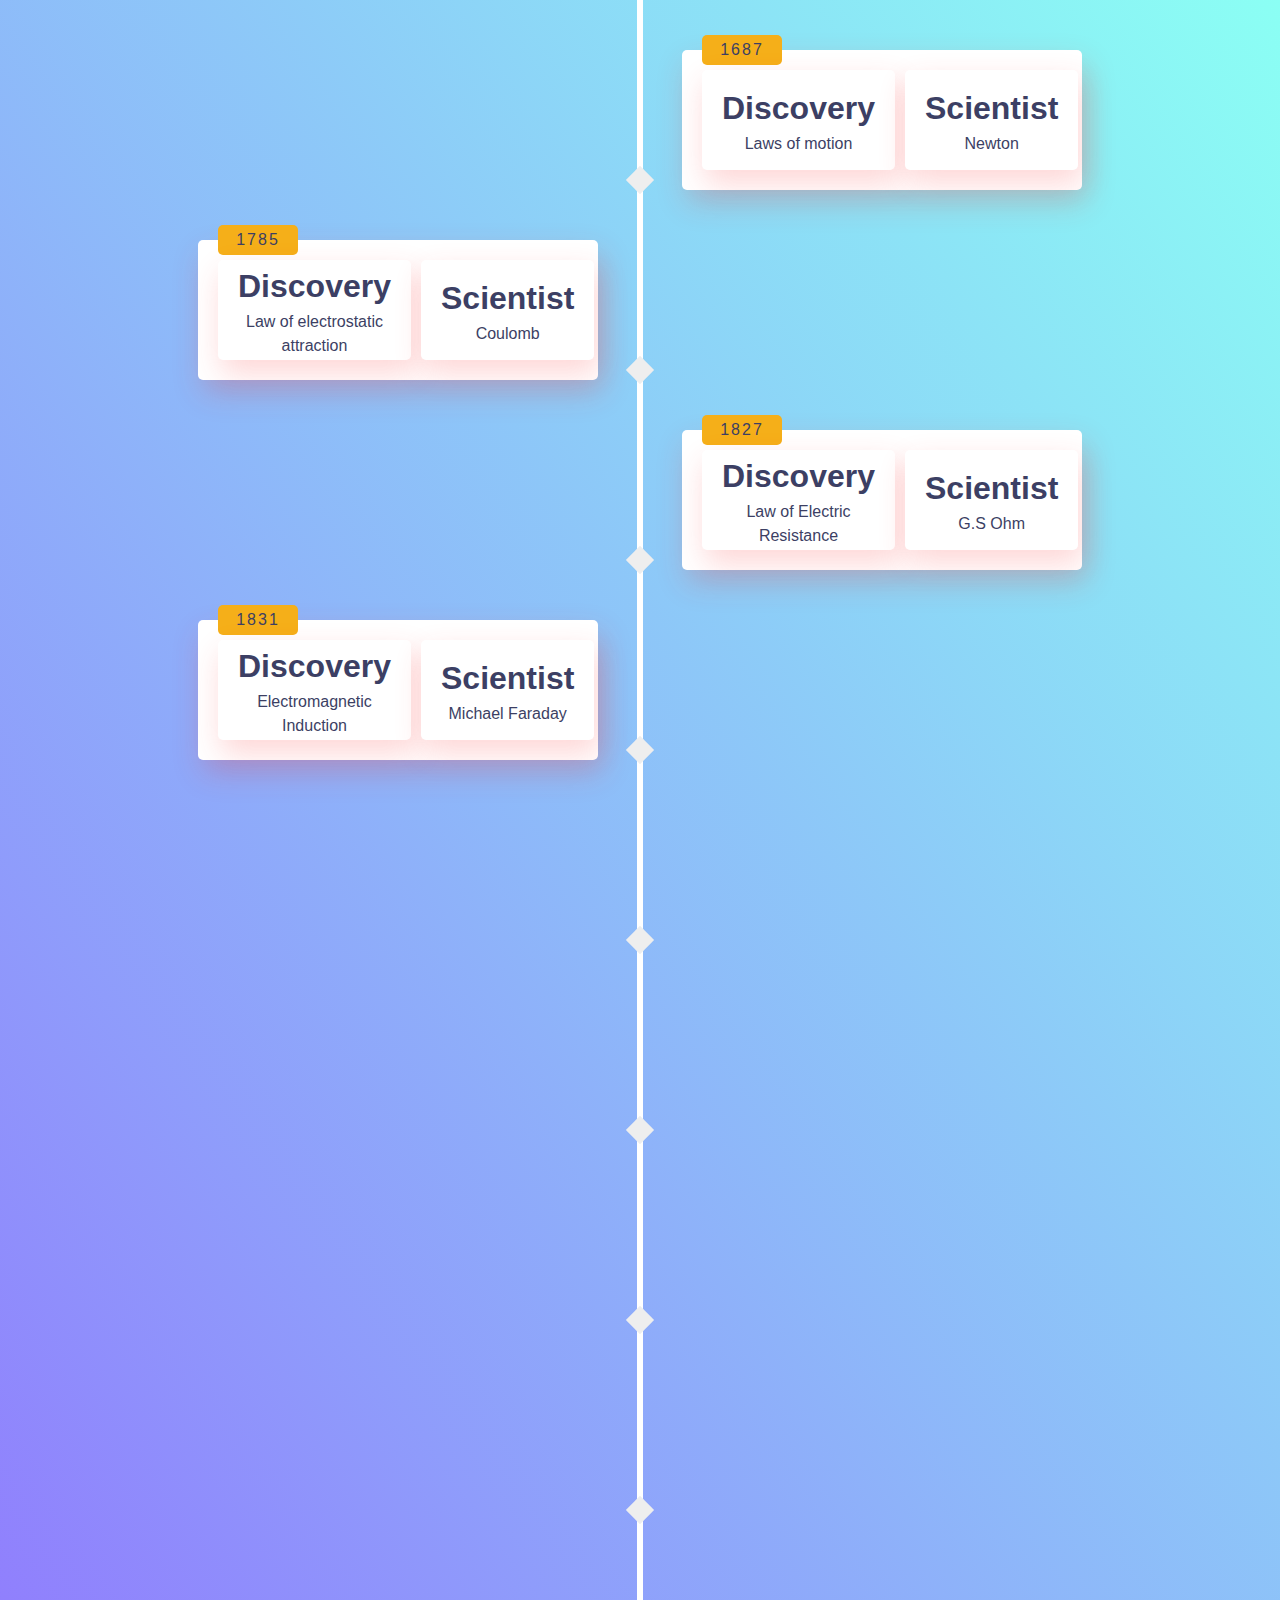
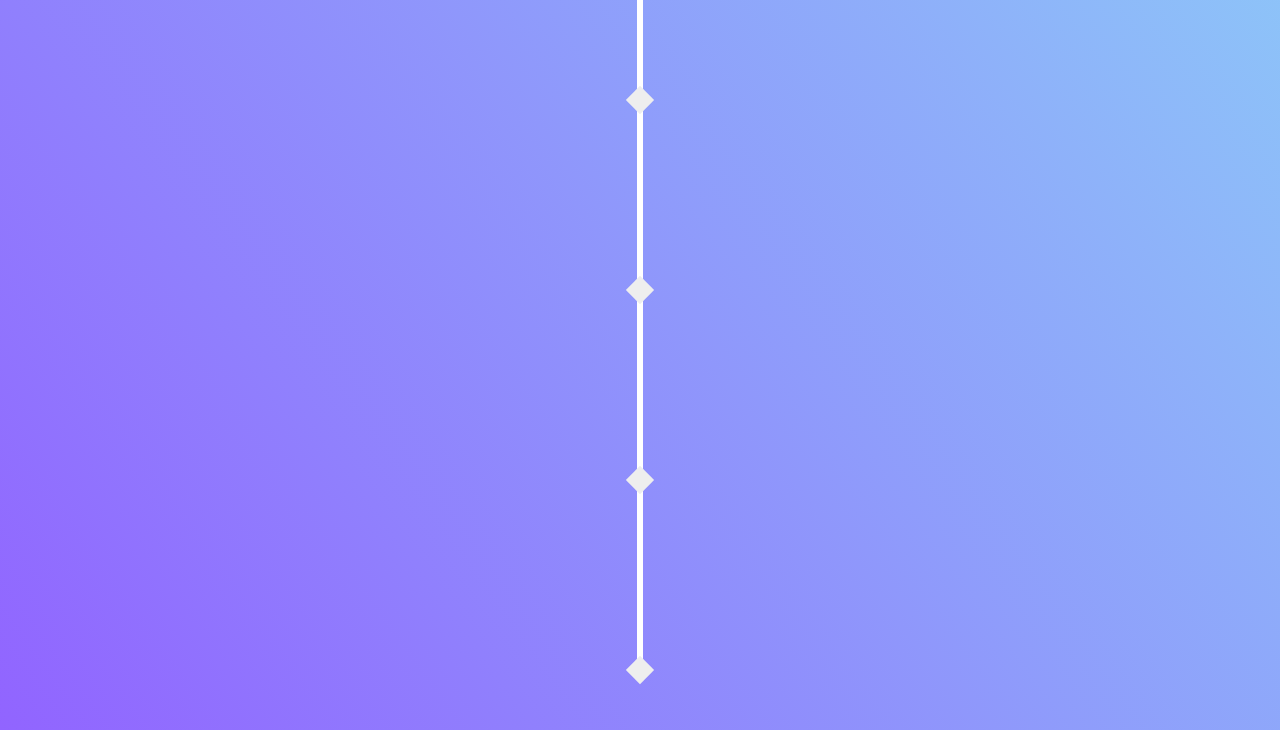
<file: myssm/src/main/webapp/jj/jjq/js css3响应式时间轴动画特效_files/demo.html>
<!DOCTYPE html>
<!-- saved from url=(0062)http://www.17sucai.com/preview/1528155/2019-03-31/sj/demo.html -->
<html><head><meta http-equiv="Content-Type" content="text/html; charset=UTF-8">

<title>时间轴</title>

<style>
*,
*::before,
*::after {
  margin: 0;
  padding: 0;
  box-sizing: border-box;
}

body {
  font: normal 16px/1.5 'Titillium Web', sans-serif;
  background: linear-gradient(54deg, #9164ff, #8bfff4);
  color: #3c3f64;
  overflow-x: hidden;
  padding-bottom: 50px;
}

.timeline ul li {
  list-style-type: none;
  position: relative;
  width: 6px;
  margin: 0 auto;
  padding-top: 50px;
  background: #fff;
}
.timeline ul li::after {
  content: '';
  position: absolute;
  left: 50%;
  bottom: 0;
  transform: translateX(-50%) rotate(45deg);
  width: 20px;
  height: 20px;
  z-index: 2;
  background: #eee;
}
.timeline ul li div {
  position: relative;
  bottom: 0;
  width: 400px;
  padding: 20px;
  background: #fff;
  box-shadow: 4px 13px 30px 1px rgba(252, 56, 56, 0.2);
  border-radius: 5px;
  display: flex;
  align-items: center;
}
.timeline ul li div time {
  position: absolute;
  background: #f5af19;
  width: 80px;
  height: 30px;
  top: -15px;
  border-radius: 5px;
  display: flex;
  justify-content: center;
  align-items: center;
  letter-spacing: 2px;
}
.timeline ul li div div {
  height: 100px;
  display: flex;
  flex-direction: column;
  justify-content: center;
  align-items: center;
}
.timeline ul li div div p {
  text-align: center;
}
.timeline ul li div .discovery {
  margin-right: 10px;
}
.timeline ul li:nth-of-type(odd) > div {
  left: 45px;
}
.timeline ul li:nth-of-type(even) > div {
  left: -439px;
}

.timeline ul li div {
  visibility: hidden;
  opacity: 0;
  transition: all 0.5s ease-in-out;
}
.timeline ul li:nth-of-type(odd) div {
  transform: translate3d(100px, -10px, 0) rotate(10deg);
}
.timeline ul li:nth-of-type(even) div {
  transform: translate3d(-100px, -10px, 0) rotate(10deg);
}
.timeline ul li.in-view div {
  transform: none;
  visibility: visible;
  opacity: 1;
}

@media screen and (max-width: 900px) {
  .timeline ul li div {
    width: 250px;
    flex-direction: column;
  }
  .timeline ul li div div {
    width: 80%;
    margin: 10px;
  }
  .timeline ul li:nth-of-type(even) > div {
    left: -289px;
  }
}
@media screen and (max-width: 600px) {
  body {
    background: #8bfff4;
  }

  .timeline ul li {
    margin-left: 20px;
  }
  .timeline ul li div {
    width: calc(100vw - 91px);
  }
  .timeline ul li:nth-of-type(even) > div {
    left: 45px;
  }
}
</style>
</head>
<body>
<section class="timeline">
    <ul>
        <li class="in-view">
            <div>
                <time>1687</time>
                <div class="discovery">
                    <h1>Discovery</h1>
                    <p>
                        Laws of motion
                    </p>
                </div>
                <div class="scientist">
                    <h1>Scientist</h1>
                    <span>Newton</span>
                </div>
            </div>
        </li>
        <li class="in-view">
            <div>
                <time>1785</time>
                <div class="discovery">
                    <h1>Discovery</h1>
                    <p>
                        Law of electrostatic attraction
                    </p>
                </div>
                <div class="scientist">
                    <h1>Scientist</h1>
                    <span>Coulomb</span>
                </div>
            </div>
        </li>
        <li class="in-view">
            <div>
                <time>1827</time>
                <div class="discovery">
                    <h1>Discovery</h1>
                    <p>
                        Law of Electric Resistance
                    </p>
                </div>
                <div class="scientist">
                    <h1>Scientist</h1>
                    <span>G.S Ohm</span>
                </div>
            </div>
        </li>
        <li class="">
            <div>
                <time>1831</time>
                <div class="discovery">
                    <h1>Discovery</h1>
                    <p>
                        Electromagnetic Induction
                    </p>
                </div>
                <div class="scientist">
                    <h1>Scientist</h1>
                    <span>Michael Faraday</span>
                </div>
            </div>
        </li>
        <li class="">
            <div>
                <time>1867</time>
                <div class="discovery">
                    <h1>Discovery</h1>
                    <p>
                        Dynamite
                    </p>
                </div>
                <div class="scientist">
                    <h1>Scientist</h1>
                    <span>Alfred Nobel</span>
                </div>
            </div>
        </li>
        <li class="">
            <div>
                <time>1895</time>
                <div class="discovery">
                    <h1>Discovery</h1>
                    <p>
                        X Rays
                    </p>
                </div>
                <div class="scientist">
                    <h1>Scientist</h1>
                    <span>Roentgen</span>
                </div>
            </div>
        </li>
        <li class="">
            <div>
                <time>1897</time>
                <div class="discovery">
                    <h1>Discovery</h1>
                    <p>
                        Electron
                    </p>
                </div>
                <div class="scientist">
                    <h1>Scientist</h1>
                    <span>J.J.Thomson</span>
                </div>
            </div>
        </li>
        <li>
            <div>
                <time>1898</time>
                <div class="discovery">
                    <h1>Discovery</h1>
                    <p>
                        Radium
                    </p>
                </div>
                <div class="scientist">
                    <h1>Scientist</h1>
                    <span>Madam Curie</span>
                </div>
            </div>
        </li>
        <li>
            <div>
                <time>1900</time>
                <div class="discovery">
                    <h1>Discovery</h1>
                    <p>
                        Quantum Theory
                    </p>
                </div>
                <div class="scientist">
                    <h1>Scientist</h1>
                    <span>Max Plank</span>
                </div>
            </div>
        </li>
        <li>
            <div>
                <time>1905</time>
                <div class="discovery">
                    <h1>Discovery</h1>
                    <p>
                        Principle of Relativity
                    </p>
                </div>
                <div class="scientist">
                    <h1>Scientist</h1>
                    <span>Albert Einstein</span>
                </div>
            </div>
        </li>
        <li>
            <div>
                <time>1905</time>
                <div class="discovery">
                    <h1>Discovery</h1>
                    <p>
                        Photo electric effect
                    </p>
                </div>
                <div class="scientist">
                    <h1>Scientist</h1>
                    <span>Albert Einstein</span>
                </div>
            </div>
        </li>
        <li>
            <div>
                <time>1942</time>
                <div class="discovery">
                    <h1>Discovery</h1>
                    <p>
                        Nuclear Reactor
                    </p>
                </div>
                <div class="scientist">
                    <h1>Scientist</h1>
                    <span>Anrico Fermi</span>
                </div>
            </div>
        </li>
    </ul>
</section>

<script>
var items = document.querySelectorAll(".timeline li");

function isElementInViewport(el) {
  var rect = el.getBoundingClientRect();
  return (
    rect.top >= 0 &&
    rect.left >= 0 &&
    rect.bottom <= (window.innerHeight || document.documentElement.clientHeight) &&
    rect.right <= (window.innerWidth || document.documentElement.clientWidth)
  );
}

function callbackFunc() {
  for (var i = 0; i < items.length; i++) {
    if (isElementInViewport(items[i])) {
      if(!items[i].classList.contains("in-view")){
        items[i].classList.add("in-view");
      }
    } else if(items[i].classList.contains("in-view")) {
        items[i].classList.remove("in-view");
    }
  }
}
 
window.addEventListener("load", callbackFunc);
window.addEventListener("scroll", callbackFunc);
</script>



</body></html>
</file>
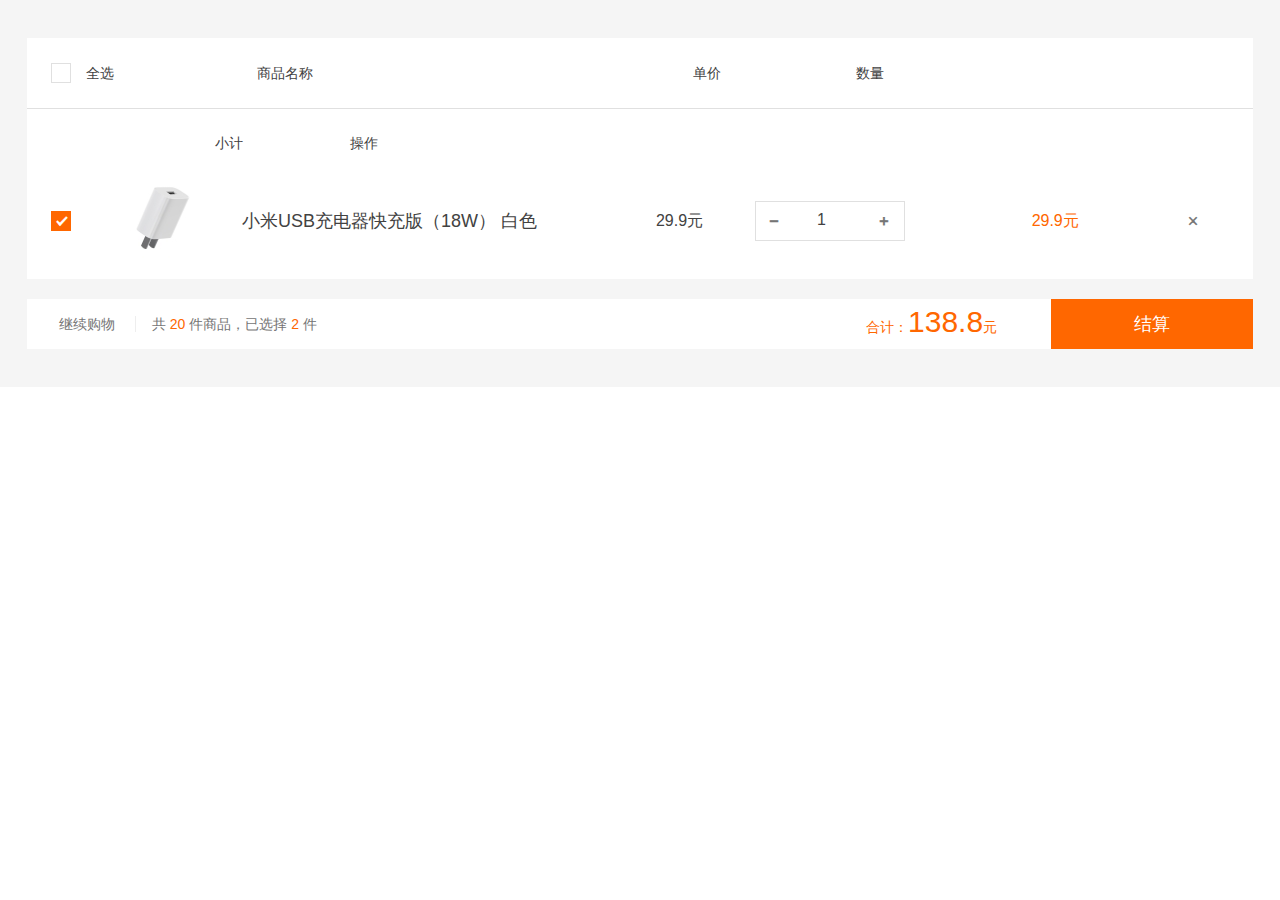
<file: myssm/src/main/webapp/jj/jjq/shop购物车/shopcat.html>
<!doctype html>
<html >
<head>
    <meta http-equiv="X-UA-Compatible" content="IE=Edge">
    <meta charset="UTF-8">
    <title>我的购物车-小米商城</title>
    <meta name="viewport" content="width=1226">
    <link rel="stylesheet" href="./base.min.css">
    <link rel="stylesheet" type="text/css" href="./cart.min.css">
</head>
<body>
    <div class="page-main">
        <div class="container">
            <div id="J_cartBox" class="">
                <div class="cart-goods-list">
                    <div class="list-head clearfix">
                        <div class="col col-check"><i class="iconfont icon-checkbox" id="J_selectAll">√</i>全选</div>
                        <div class="col col-img">&nbsp;</div>
                        <div class="col col-name">商品名称</div>
                        <div class="col col-price">单价</div>
                        <div class="col col-num">数量</div>
                        <div class="col col-total">小计</div>
                        <div class="col col-action">操作</div>
                    </div>
                    <div class="list-body" id="J_cartListBody">
                        <div class="item-box">
                            <div class="item-table J_cartGoods" >
                                <div class="item-row clearfix">
                                    <div class="col col-check">
                                        <i class="iconfont icon-checkbox icon-checkbox-selected J_itemCheckbox" >√</i>
                                    </div>
                                    <div class="col col-img">
                                        <a href="#" target="_blank">
                                            <img alt="" src="./images/pms_1554721776.06777385!80x80.jpg" width="80" height="80">
                                        </a>
                                    </div>
                                    <div class="col col-name">
                                        <h3 class="name"> <a href="#" target="_blank"> 小米USB充电器快充版（18W） 白色 </a> </h3>
                                    </div>
                                    <div class="col col-price"> 29.9元 </div>
                                    <div class="col col-num">
                                        <div class="change-goods-num clearfix J_changeGoodsNum">
                                            <a href="javascript:void(0)" class="J_minus"><i class="iconfont"></i></a>
                                            <input type="number" class="goods-num J_goodsNum" value="1" min="1" max="${shop.NSpsl}">
                                            <a href=" javascript:void(0)" lass="J_plus"><i class="iconfont"></i></a>
                                        </div>
                                    </div>
                                    <div class="col col-total"> 29.9元 <p class="pre-info"> </p> </div>
                                    <div class="col col-action">
                                        <a id="2174100029_0_buy" class="del J_delGoods"><i class="iconfont"></i></a>
                                    </div>
                                </div>
                            </div>
                        </div>
                    </div>
                </div>
                <div class="raise-buy-box" id="J_raiseBuyBox"> </div>
                <div class="cart-bar clearfix" id="J_cartBar">
                    <div class="section-left">
                        <a href="#" class="back-shopping J_goShoping" >继续购物</a>
                        <span class="cart-total">共 <i id="J_cartTotalNum">20</i> 件商品，已选择 <i id="J_selTotalNum">2</i>
                            件</span>
                    </div>
                    <span class="total-price">
                        合计：<em id="J_cartTotalPrice">138.8</em>元
                    </span>
                    <a href="javascript:void(0);" class="btn btn-a btn btn-primary" id="J_goCheckout"  >结算</a>
                </div>
            </div>
            <div class="cart-recommend hide" id="J_historyRecommend"></div>
        </div>
    </div>




    <!--js-->
    <script type="text/javascript">
        // var formatImageUrl = function(url, size) {
        //   if (!url || !size) {
        //     return;
        //   }

        //   var dotIndex = url.lastIndexOf('.');
        //   var imgSuffix = url.slice(dotIndex);
        //   var urlMain = url.slice(0, dotIndex);
        //   var newUrl = urlMain + '!' + size + 'x' + size + imgSuffix;

        //   return newUrl;
        // };
        function formatImageUrl (path,size){
            var patt = /.jpg|.jpeg|.png/;
            var result = patt.exec(path);
            var thumb = path.indexOf('fds.api.mi-img.com') != -1;
            return thumb ? (path + '?thumb=1&w='+size + '&h=' + size) : path.replace(patt, ('!'+ size + 'x' + size + result));
        }
        var formatDate = function(now, temp) {
          if (!now) {
            return;
          }

          var d = new Date(parseInt(now) * 1000);
          var date = {
            Y: d.getFullYear(),
            M: d.getMonth() + 1,
            D: d.getDate(),
            h: d.getHours() < 10 ? '0' + d.getHours() : d.getHours(),
            m: d.getMinutes() < 10 ? '0' + d.getMinutes() : d.getMinutes(),
            s: d.getSeconds()
          };
          var str = temp || '##Y##-##M##-##D## ##h##:##m##:##s##';
          var key = '';

          for (var k in date) {
            if (date[k] >= 0) {
              key = '##' + k + '##';
              if (str.indexOf(key) >= 0) {
                str = str.replace(key, date[k]);
              }
            }
          }

          return str;
        };
    </script>

    <script type="text/javascript">
        //精确乘法
        function mul(a, b) {
            var c = 0,
                d = a.toString(),
                e = b.toString();
            try {
                c += d.split(".")[1].length;
            } catch (f) {}
            try {
                c += e.split(".")[1].length;
            } catch (f) {}
            return Number(d.replace(".", "")) * Number(e.replace(".", "")) / Math.pow(10, c);
        }
        //精确减法
        function sub(a, b) {
            var c, d, e;
            try {
                c = a.toString().split(".")[1].length;
            } catch (f) {
                c = 0;
            }
            try {
                d = b.toString().split(".")[1].length;
            } catch (f) {
                d = 0;
            }
            return e = Math.pow(10, Math.max(c, d)), (mul(a, e) - mul(b, e)) / e;
        }</script>
</body>

</html>
</file>
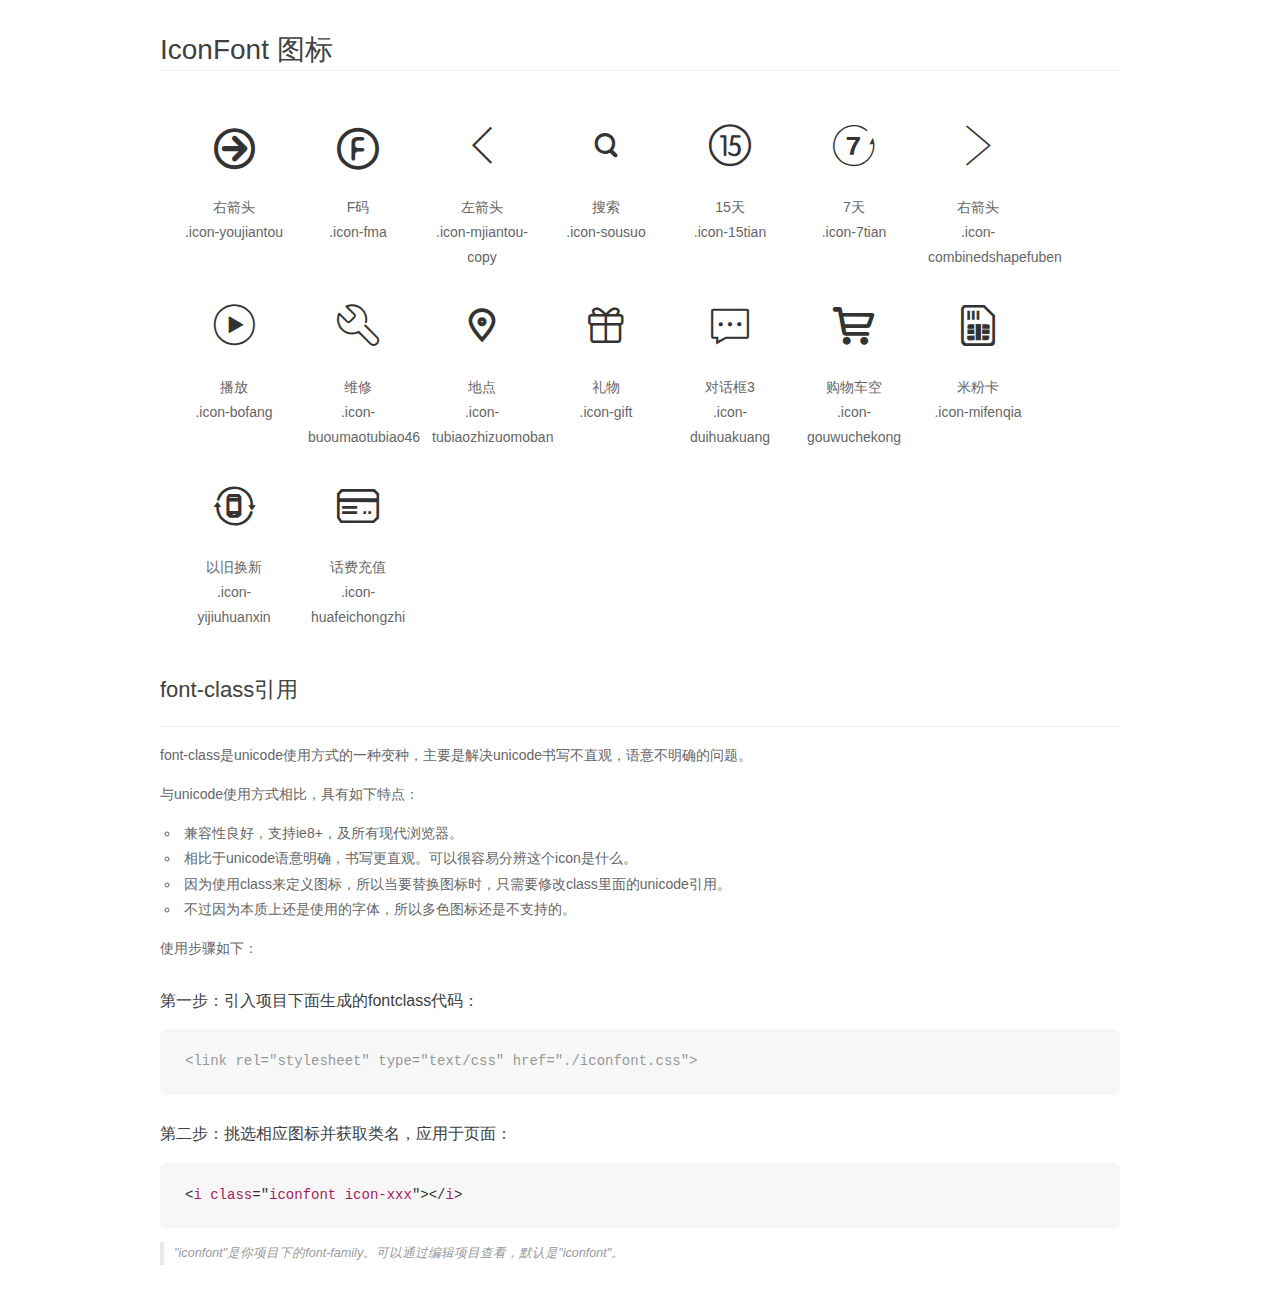
<file: myssm/src/main/webapp/jj/jjq/shops商品/问题-For you-第二十一次作业实战/css/font/demo_fontclass.html>
<!DOCTYPE html>
<html>
<head>
    <meta charset="utf-8"/>
    <title>IconFont</title>
    <link rel="stylesheet" href="demo.css">
    <link rel="stylesheet" href="iconfont.css">
</head>
<body>
    <div class="main markdown">
        <h1>IconFont 图标</h1>
        <ul class="icon_lists clear">
            
                <li>
                <i class="icon iconfont icon-youjiantou"></i>
                    <div class="name">右箭头</div>
                    <div class="fontclass">.icon-youjiantou</div>
                </li>
            
                <li>
                <i class="icon iconfont icon-fma"></i>
                    <div class="name">F码</div>
                    <div class="fontclass">.icon-fma</div>
                </li>
            
                <li>
                <i class="icon iconfont icon-mjiantou-copy"></i>
                    <div class="name">左箭头</div>
                    <div class="fontclass">.icon-mjiantou-copy</div>
                </li>
            
                <li>
                <i class="icon iconfont icon-sousuo"></i>
                    <div class="name">搜索</div>
                    <div class="fontclass">.icon-sousuo</div>
                </li>
            
                <li>
                <i class="icon iconfont icon-15tian"></i>
                    <div class="name">15天</div>
                    <div class="fontclass">.icon-15tian</div>
                </li>
            
                <li>
                <i class="icon iconfont icon-7tian"></i>
                    <div class="name">7天</div>
                    <div class="fontclass">.icon-7tian</div>
                </li>
            
                <li>
                <i class="icon iconfont icon-combinedshapefuben"></i>
                    <div class="name">右箭头</div>
                    <div class="fontclass">.icon-combinedshapefuben</div>
                </li>
            
                <li>
                <i class="icon iconfont icon-bofang"></i>
                    <div class="name">播放</div>
                    <div class="fontclass">.icon-bofang</div>
                </li>
            
                <li>
                <i class="icon iconfont icon-buoumaotubiao46"></i>
                    <div class="name">维修</div>
                    <div class="fontclass">.icon-buoumaotubiao46</div>
                </li>
            
                <li>
                <i class="icon iconfont icon-tubiaozhizuomoban"></i>
                    <div class="name">地点</div>
                    <div class="fontclass">.icon-tubiaozhizuomoban</div>
                </li>
            
                <li>
                <i class="icon iconfont icon-gift"></i>
                    <div class="name">礼物</div>
                    <div class="fontclass">.icon-gift</div>
                </li>
            
                <li>
                <i class="icon iconfont icon-duihuakuang"></i>
                    <div class="name">对话框3</div>
                    <div class="fontclass">.icon-duihuakuang</div>
                </li>
            
                <li>
                <i class="icon iconfont icon-gouwuchekong"></i>
                    <div class="name">购物车空</div>
                    <div class="fontclass">.icon-gouwuchekong</div>
                </li>
            
                <li>
                <i class="icon iconfont icon-mifenqia"></i>
                    <div class="name">米粉卡</div>
                    <div class="fontclass">.icon-mifenqia</div>
                </li>
            
                <li>
                <i class="icon iconfont icon-yijiuhuanxin"></i>
                    <div class="name">以旧换新</div>
                    <div class="fontclass">.icon-yijiuhuanxin</div>
                </li>
            
                <li>
                <i class="icon iconfont icon-huafeichongzhi"></i>
                    <div class="name">话费充值</div>
                    <div class="fontclass">.icon-huafeichongzhi</div>
                </li>
            
        </ul>

        <h2 id="font-class-">font-class引用</h2>
        <hr>

        <p>font-class是unicode使用方式的一种变种，主要是解决unicode书写不直观，语意不明确的问题。</p>
        <p>与unicode使用方式相比，具有如下特点：</p>
        <ul>
        <li>兼容性良好，支持ie8+，及所有现代浏览器。</li>
        <li>相比于unicode语意明确，书写更直观。可以很容易分辨这个icon是什么。</li>
        <li>因为使用class来定义图标，所以当要替换图标时，只需要修改class里面的unicode引用。</li>
        <li>不过因为本质上还是使用的字体，所以多色图标还是不支持的。</li>
        </ul>
        <p>使用步骤如下：</p>
        <h3 id="-fontclass-">第一步：引入项目下面生成的fontclass代码：</h3>


        <pre><code class="lang-js hljs javascript"><span class="hljs-comment">&lt;link rel="stylesheet" type="text/css" href="./iconfont.css"&gt;</span></code></pre>
        <h3 id="-">第二步：挑选相应图标并获取类名，应用于页面：</h3>
        <pre><code class="lang-css hljs">&lt;<span class="hljs-selector-tag">i</span> <span class="hljs-selector-tag">class</span>="<span class="hljs-selector-tag">iconfont</span> <span class="hljs-selector-tag">icon-xxx</span>"&gt;&lt;/<span class="hljs-selector-tag">i</span>&gt;</code></pre>
        <blockquote>
        <p>"iconfont"是你项目下的font-family。可以通过编辑项目查看，默认是"iconfont"。</p>
        </blockquote>
    </div>
</body>
</html>
</file>
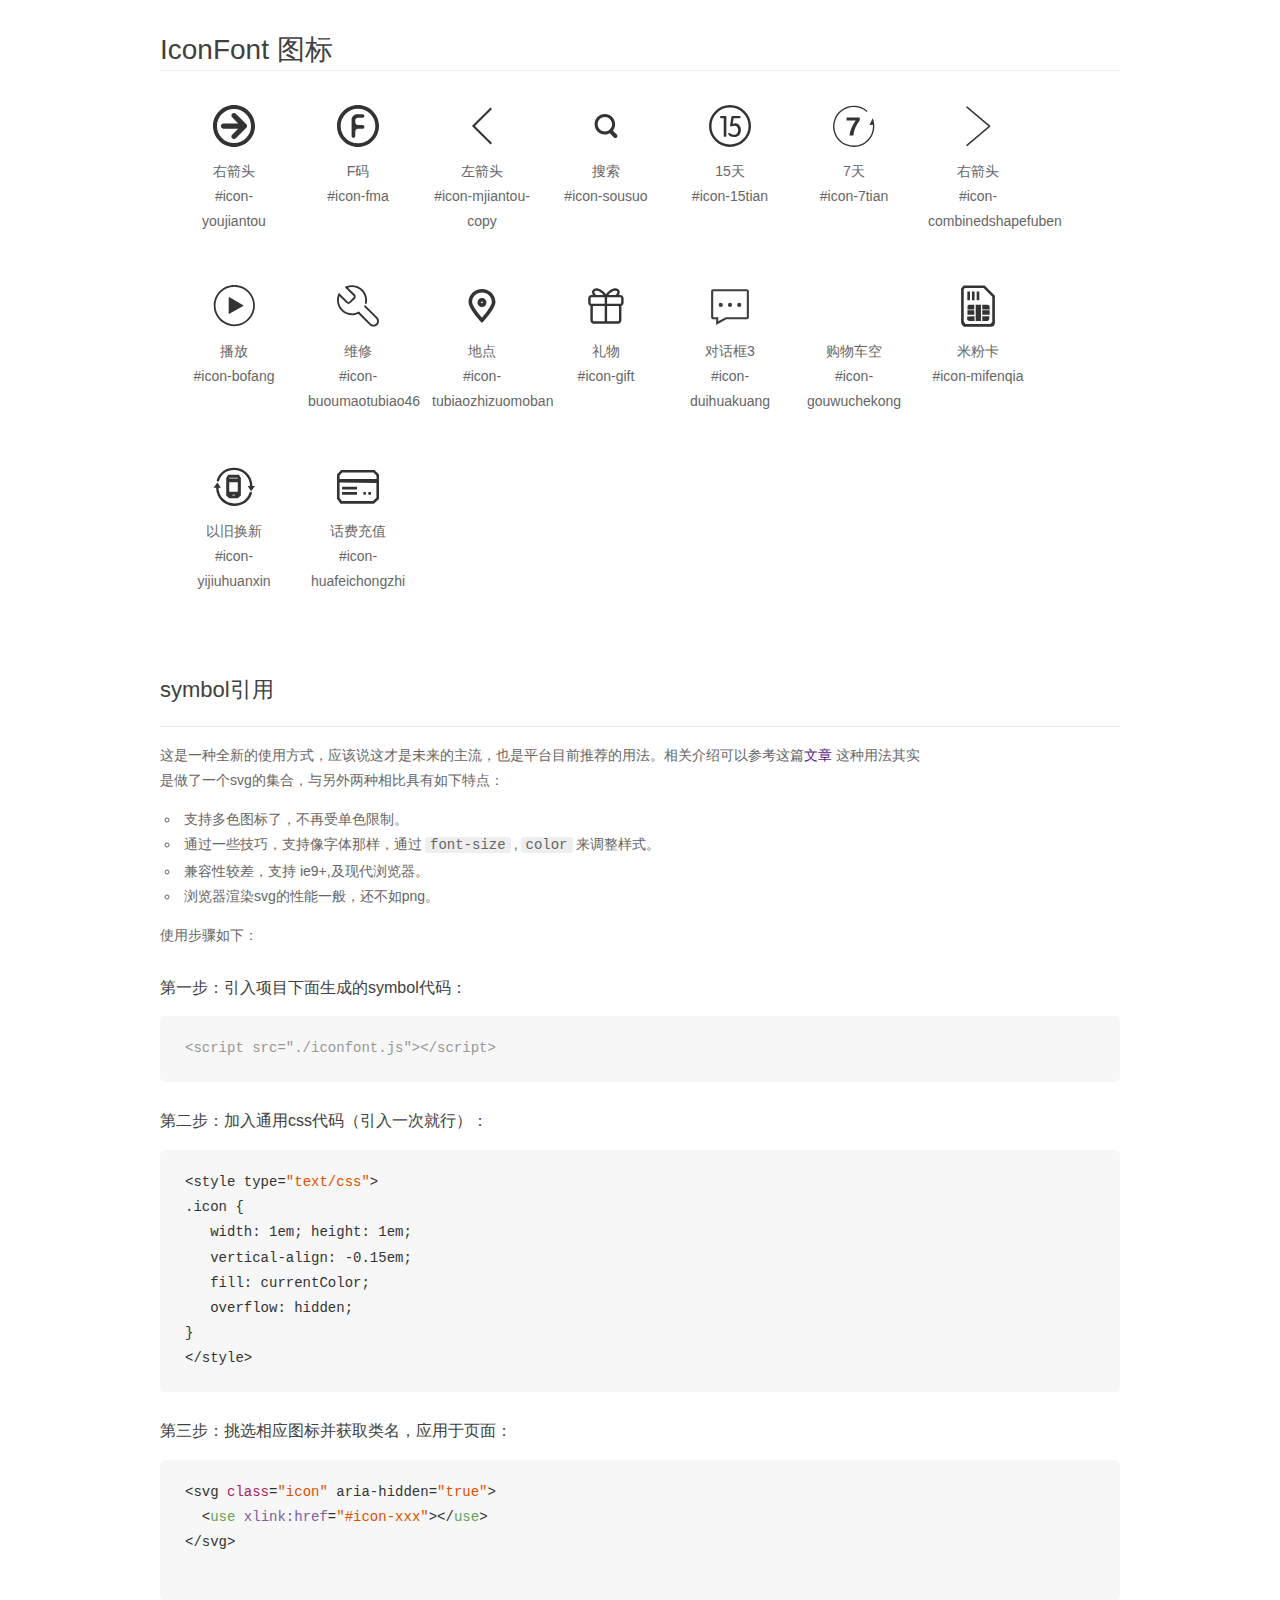
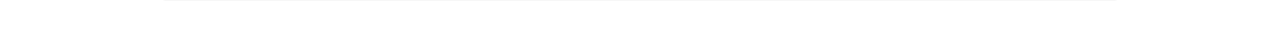
<file: myssm/src/main/webapp/jj/jjq/shops商品/问题-For you-第二十一次作业实战/css/font/demo_symbol.html>
<!DOCTYPE html>
<html>
<head>
    <meta charset="utf-8"/>
    <title>IconFont</title>
    <link rel="stylesheet" href="demo.css">
    <script src="iconfont.js"></script>

    <style type="text/css">
        .icon {
          /* 通过设置 font-size 来改变图标大小 */
          width: 1em; height: 1em;
          /* 图标和文字相邻时，垂直对齐 */
          vertical-align: -0.15em;
          /* 通过设置 color 来改变 SVG 的颜色/fill */
          fill: currentColor;
          /* path 和 stroke 溢出 viewBox 部分在 IE 下会显示
             normalize.css 中也包含这行 */
          overflow: hidden;
        }

    </style>
</head>
<body>
    <div class="main markdown">
        <h1>IconFont 图标</h1>
        <ul class="icon_lists clear">
            
                <li>
                    <svg class="icon" aria-hidden="true">
                        <use xlink:href="#icon-youjiantou"></use>
                    </svg>
                    <div class="name">右箭头</div>
                    <div class="fontclass">#icon-youjiantou</div>
                </li>
            
                <li>
                    <svg class="icon" aria-hidden="true">
                        <use xlink:href="#icon-fma"></use>
                    </svg>
                    <div class="name">F码</div>
                    <div class="fontclass">#icon-fma</div>
                </li>
            
                <li>
                    <svg class="icon" aria-hidden="true">
                        <use xlink:href="#icon-mjiantou-copy"></use>
                    </svg>
                    <div class="name">左箭头</div>
                    <div class="fontclass">#icon-mjiantou-copy</div>
                </li>
            
                <li>
                    <svg class="icon" aria-hidden="true">
                        <use xlink:href="#icon-sousuo"></use>
                    </svg>
                    <div class="name">搜索</div>
                    <div class="fontclass">#icon-sousuo</div>
                </li>
            
                <li>
                    <svg class="icon" aria-hidden="true">
                        <use xlink:href="#icon-15tian"></use>
                    </svg>
                    <div class="name">15天</div>
                    <div class="fontclass">#icon-15tian</div>
                </li>
            
                <li>
                    <svg class="icon" aria-hidden="true">
                        <use xlink:href="#icon-7tian"></use>
                    </svg>
                    <div class="name">7天</div>
                    <div class="fontclass">#icon-7tian</div>
                </li>
            
                <li>
                    <svg class="icon" aria-hidden="true">
                        <use xlink:href="#icon-combinedshapefuben"></use>
                    </svg>
                    <div class="name">右箭头</div>
                    <div class="fontclass">#icon-combinedshapefuben</div>
                </li>
            
                <li>
                    <svg class="icon" aria-hidden="true">
                        <use xlink:href="#icon-bofang"></use>
                    </svg>
                    <div class="name">播放</div>
                    <div class="fontclass">#icon-bofang</div>
                </li>
            
                <li>
                    <svg class="icon" aria-hidden="true">
                        <use xlink:href="#icon-buoumaotubiao46"></use>
                    </svg>
                    <div class="name">维修</div>
                    <div class="fontclass">#icon-buoumaotubiao46</div>
                </li>
            
                <li>
                    <svg class="icon" aria-hidden="true">
                        <use xlink:href="#icon-tubiaozhizuomoban"></use>
                    </svg>
                    <div class="name">地点</div>
                    <div class="fontclass">#icon-tubiaozhizuomoban</div>
                </li>
            
                <li>
                    <svg class="icon" aria-hidden="true">
                        <use xlink:href="#icon-gift"></use>
                    </svg>
                    <div class="name">礼物</div>
                    <div class="fontclass">#icon-gift</div>
                </li>
            
                <li>
                    <svg class="icon" aria-hidden="true">
                        <use xlink:href="#icon-duihuakuang"></use>
                    </svg>
                    <div class="name">对话框3</div>
                    <div class="fontclass">#icon-duihuakuang</div>
                </li>
            
                <li>
                    <svg class="icon" aria-hidden="true">
                        <use xlink:href="#icon-gouwuchekong"></use>
                    </svg>
                    <div class="name">购物车空</div>
                    <div class="fontclass">#icon-gouwuchekong</div>
                </li>
            
                <li>
                    <svg class="icon" aria-hidden="true">
                        <use xlink:href="#icon-mifenqia"></use>
                    </svg>
                    <div class="name">米粉卡</div>
                    <div class="fontclass">#icon-mifenqia</div>
                </li>
            
                <li>
                    <svg class="icon" aria-hidden="true">
                        <use xlink:href="#icon-yijiuhuanxin"></use>
                    </svg>
                    <div class="name">以旧换新</div>
                    <div class="fontclass">#icon-yijiuhuanxin</div>
                </li>
            
                <li>
                    <svg class="icon" aria-hidden="true">
                        <use xlink:href="#icon-huafeichongzhi"></use>
                    </svg>
                    <div class="name">话费充值</div>
                    <div class="fontclass">#icon-huafeichongzhi</div>
                </li>
            
        </ul>


        <h2 id="symbol-">symbol引用</h2>
        <hr>

        <p>这是一种全新的使用方式，应该说这才是未来的主流，也是平台目前推荐的用法。相关介绍可以参考这篇<a href="">文章</a>
        这种用法其实是做了一个svg的集合，与另外两种相比具有如下特点：</p>
        <ul>
          <li>支持多色图标了，不再受单色限制。</li>
          <li>通过一些技巧，支持像字体那样，通过<code>font-size</code>,<code>color</code>来调整样式。</li>
          <li>兼容性较差，支持 ie9+,及现代浏览器。</li>
          <li>浏览器渲染svg的性能一般，还不如png。</li>
        </ul>
        <p>使用步骤如下：</p>
        <h3 id="-symbol-">第一步：引入项目下面生成的symbol代码：</h3>
        <pre><code class="lang-js hljs javascript"><span class="hljs-comment">&lt;script src="./iconfont.js"&gt;&lt;/script&gt;</span></code></pre>
        <h3 id="-css-">第二步：加入通用css代码（引入一次就行）：</h3>
        <pre><code class="lang-js hljs javascript">&lt;style type=<span class="hljs-string">"text/css"</span>&gt;
.icon {
   width: <span class="hljs-number">1</span>em; height: <span class="hljs-number">1</span>em;
   vertical-align: <span class="hljs-number">-0.15</span>em;
   fill: currentColor;
   overflow: hidden;
}
&lt;<span class="hljs-regexp">/style&gt;</span></code></pre>
        <h3 id="-">第三步：挑选相应图标并获取类名，应用于页面：</h3>
        <pre><code class="lang-js hljs javascript">&lt;svg <span class="hljs-class"><span class="hljs-keyword">class</span></span>=<span class="hljs-string">"icon"</span> aria-hidden=<span class="hljs-string">"true"</span>&gt;<span class="xml"><span class="hljs-tag">
  &lt;<span class="hljs-name">use</span> <span class="hljs-attr">xlink:href</span>=<span class="hljs-string">"#icon-xxx"</span>&gt;</span><span class="hljs-tag">&lt;/<span class="hljs-name">use</span>&gt;</span>
</span>&lt;<span class="hljs-regexp">/svg&gt;
        </span></code></pre>
    </div>
</body>
</html>
</file>
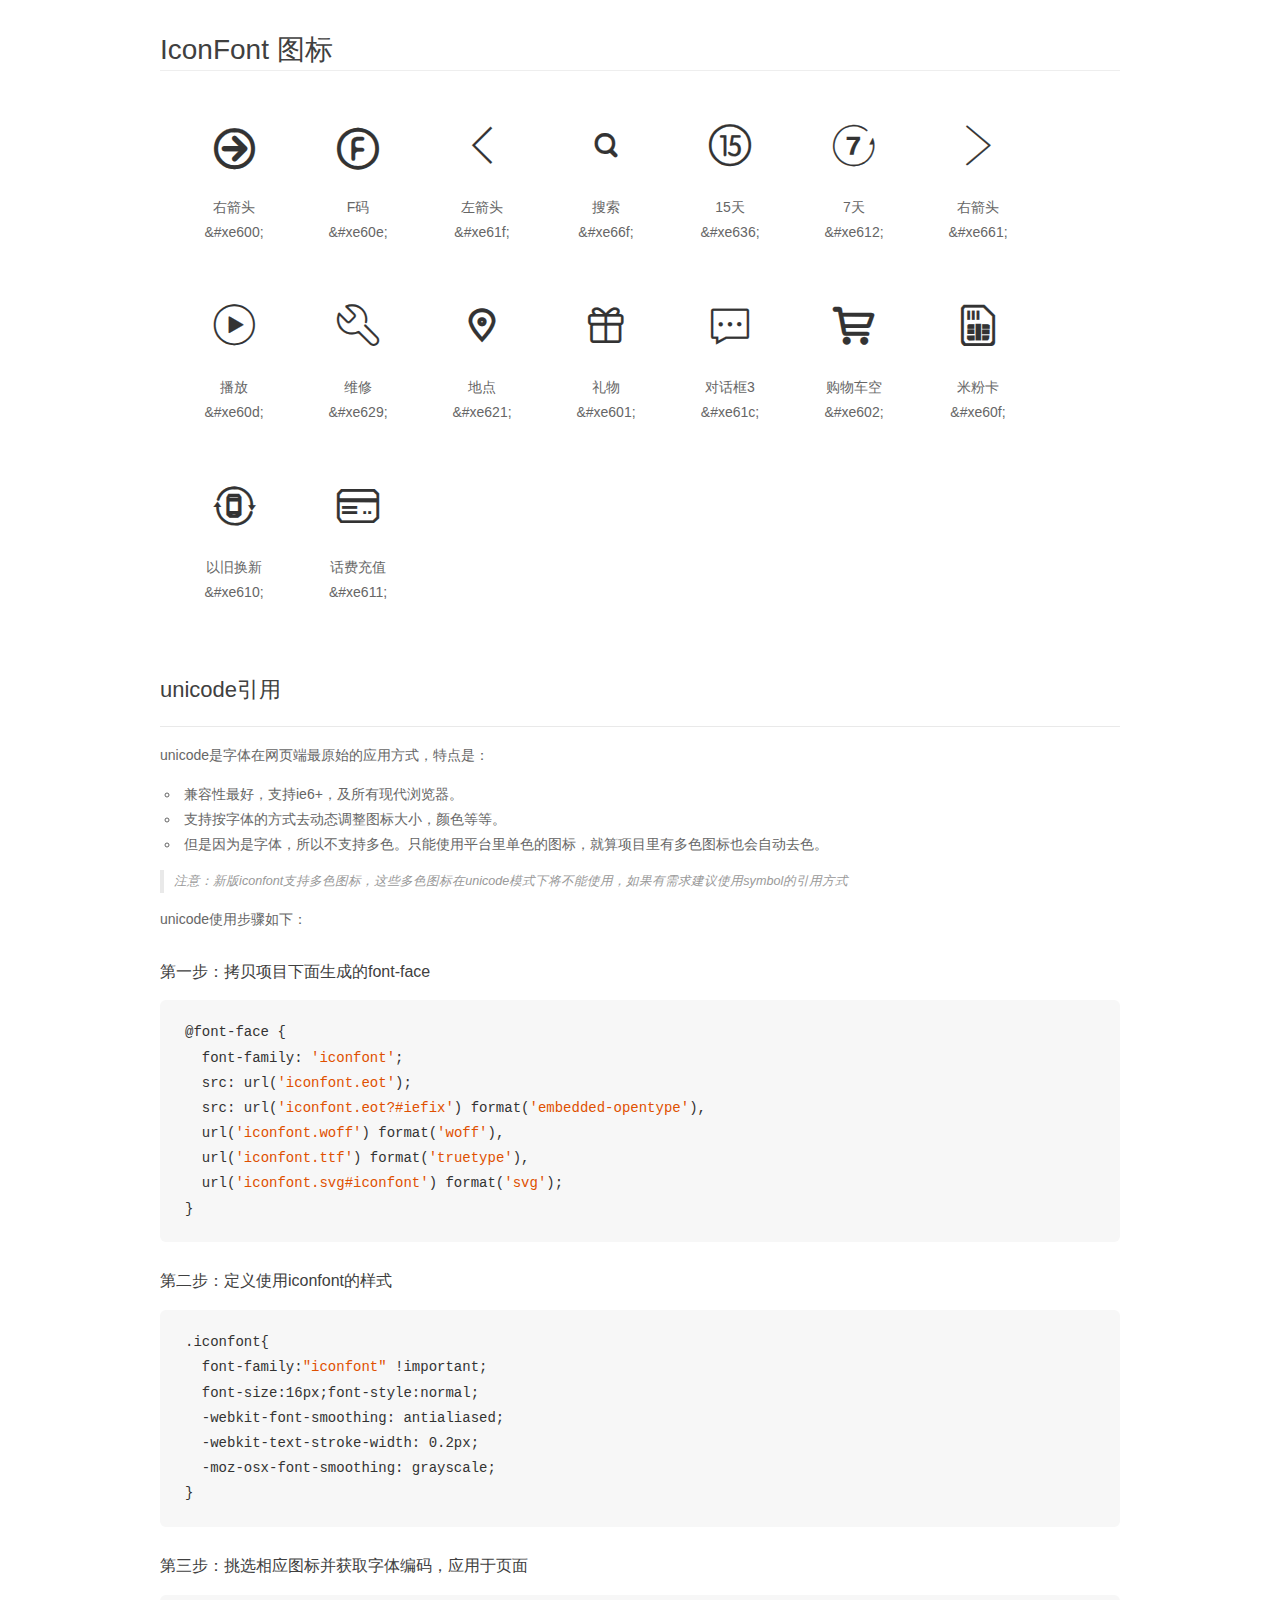
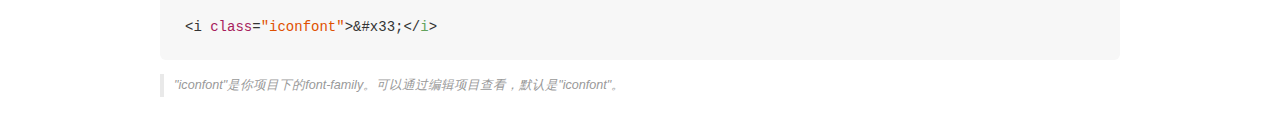
<file: myssm/src/main/webapp/jj/jjq/shops商品/问题-For you-第二十一次作业实战/css/font/demo_unicode.html>
<!DOCTYPE html>
<html>
<head>
    <meta charset="utf-8"/>
    <title>IconFont</title>
    <link rel="stylesheet" href="demo.css">

    <style type="text/css">

        @font-face {font-family: "iconfont";
          src: url('iconfont.eot'); /* IE9*/
          src: url('iconfont.eot#iefix') format('embedded-opentype'), /* IE6-IE8 */
          url('iconfont.woff') format('woff'), /* chrome, firefox */
          url('iconfont.ttf') format('truetype'), /* chrome, firefox, opera, Safari, Android, iOS 4.2+*/
          url('iconfont.svg#iconfont') format('svg'); /* iOS 4.1- */
        }

        .iconfont {
          font-family:"iconfont" !important;
          font-size:16px;
          font-style:normal;
          -webkit-font-smoothing: antialiased;
          -webkit-text-stroke-width: 0.2px;
          -moz-osx-font-smoothing: grayscale;
        }

    </style>
</head>
<body>
    <div class="main markdown">
        <h1>IconFont 图标</h1>
        <ul class="icon_lists clear">
            
                <li>
                <i class="icon iconfont">&#xe600;</i>
                    <div class="name">右箭头</div>
                    <div class="code">&amp;#xe600;</div>
                </li>
            
                <li>
                <i class="icon iconfont">&#xe60e;</i>
                    <div class="name">F码</div>
                    <div class="code">&amp;#xe60e;</div>
                </li>
            
                <li>
                <i class="icon iconfont">&#xe61f;</i>
                    <div class="name">左箭头</div>
                    <div class="code">&amp;#xe61f;</div>
                </li>
            
                <li>
                <i class="icon iconfont">&#xe66f;</i>
                    <div class="name">搜索</div>
                    <div class="code">&amp;#xe66f;</div>
                </li>
            
                <li>
                <i class="icon iconfont">&#xe636;</i>
                    <div class="name">15天</div>
                    <div class="code">&amp;#xe636;</div>
                </li>
            
                <li>
                <i class="icon iconfont">&#xe612;</i>
                    <div class="name">7天</div>
                    <div class="code">&amp;#xe612;</div>
                </li>
            
                <li>
                <i class="icon iconfont">&#xe661;</i>
                    <div class="name">右箭头</div>
                    <div class="code">&amp;#xe661;</div>
                </li>
            
                <li>
                <i class="icon iconfont">&#xe60d;</i>
                    <div class="name">播放</div>
                    <div class="code">&amp;#xe60d;</div>
                </li>
            
                <li>
                <i class="icon iconfont">&#xe629;</i>
                    <div class="name">维修</div>
                    <div class="code">&amp;#xe629;</div>
                </li>
            
                <li>
                <i class="icon iconfont">&#xe621;</i>
                    <div class="name">地点</div>
                    <div class="code">&amp;#xe621;</div>
                </li>
            
                <li>
                <i class="icon iconfont">&#xe601;</i>
                    <div class="name">礼物</div>
                    <div class="code">&amp;#xe601;</div>
                </li>
            
                <li>
                <i class="icon iconfont">&#xe61c;</i>
                    <div class="name">对话框3</div>
                    <div class="code">&amp;#xe61c;</div>
                </li>
            
                <li>
                <i class="icon iconfont">&#xe602;</i>
                    <div class="name">购物车空</div>
                    <div class="code">&amp;#xe602;</div>
                </li>
            
                <li>
                <i class="icon iconfont">&#xe60f;</i>
                    <div class="name">米粉卡</div>
                    <div class="code">&amp;#xe60f;</div>
                </li>
            
                <li>
                <i class="icon iconfont">&#xe610;</i>
                    <div class="name">以旧换新</div>
                    <div class="code">&amp;#xe610;</div>
                </li>
            
                <li>
                <i class="icon iconfont">&#xe611;</i>
                    <div class="name">话费充值</div>
                    <div class="code">&amp;#xe611;</div>
                </li>
            
        </ul>
        <h2 id="unicode-">unicode引用</h2>
        <hr>

        <p>unicode是字体在网页端最原始的应用方式，特点是：</p>
        <ul>
        <li>兼容性最好，支持ie6+，及所有现代浏览器。</li>
        <li>支持按字体的方式去动态调整图标大小，颜色等等。</li>
        <li>但是因为是字体，所以不支持多色。只能使用平台里单色的图标，就算项目里有多色图标也会自动去色。</li>
        </ul>
        <blockquote>
        <p>注意：新版iconfont支持多色图标，这些多色图标在unicode模式下将不能使用，如果有需求建议使用symbol的引用方式</p>
        </blockquote>
        <p>unicode使用步骤如下：</p>
        <h3 id="-font-face">第一步：拷贝项目下面生成的font-face</h3>
        <pre><code class="lang-js hljs javascript">@font-face {
  font-family: <span class="hljs-string">'iconfont'</span>;
  src: url(<span class="hljs-string">'iconfont.eot'</span>);
  src: url(<span class="hljs-string">'iconfont.eot?#iefix'</span>) format(<span class="hljs-string">'embedded-opentype'</span>),
  url(<span class="hljs-string">'iconfont.woff'</span>) format(<span class="hljs-string">'woff'</span>),
  url(<span class="hljs-string">'iconfont.ttf'</span>) format(<span class="hljs-string">'truetype'</span>),
  url(<span class="hljs-string">'iconfont.svg#iconfont'</span>) format(<span class="hljs-string">'svg'</span>);
}
</code></pre>
        <h3 id="-iconfont-">第二步：定义使用iconfont的样式</h3>
        <pre><code class="lang-js hljs javascript">.iconfont{
  font-family:<span class="hljs-string">"iconfont"</span> !important;
  font-size:<span class="hljs-number">16</span>px;font-style:normal;
  -webkit-font-smoothing: antialiased;
  -webkit-text-stroke-width: <span class="hljs-number">0.2</span>px;
  -moz-osx-font-smoothing: grayscale;
}
</code></pre>
        <h3 id="-">第三步：挑选相应图标并获取字体编码，应用于页面</h3>
        <pre><code class="lang-js hljs javascript">&lt;i <span class="hljs-class"><span class="hljs-keyword">class</span></span>=<span class="hljs-string">"iconfont"</span>&gt;&amp;#x33;<span class="xml"><span class="hljs-tag">&lt;/<span class="hljs-name">i</span>&gt;</span></span></code></pre>

        <blockquote>
        <p>"iconfont"是你项目下的font-family。可以通过编辑项目查看，默认是"iconfont"。</p>
        </blockquote>
    </div>


</body>
</html>
</file>
<file: myssm/src/main/webapp/jj/jjq/shops商品/问题-For you-第二十一次作业实战/css/index.css>
﻿@charset "utf-8"
body,dl,dd,dt,p,h1,h2,h3,h4,h5,h6{ margin: 0;}
ul,ol{margin: 0; list-style: none; padding: 0;}
a{ text-decoration: none; }
*{ margin: 0; padding: 0; }
.clearfix:after{
	content:"";
	display:block;
	clear:both;
}
/**浮动**/
.f-lf{
	float:left;
}
.f-rgt{
	float:right;
}
body{
	font-size: 16px;
	background-color:#fff;
}
/***********************头部*******************/

/*************************头部菜单**************/

#head{
}
#head .nav{
	height:45px;
	background-color:#333333;
}
.nav .topnav .tpn-lf{
	float:left;
}
.nav .topnav .tpn-rgt{
	float:right;
}
.nav .topnav ul li{
	float:left;
	line-height:45px;
	text-align:center;
	font-size:12px;
}
.nav .topnav ul li a{
	margin:0 5px;
	color:#b0b0b0;
}
.nav .topnav ul li a:hover{
	color:white;
}
.nav .topnav ul li span{
	color:#424242;
}

/***************购物车**********/
.nav .topnav ul li.list-shop{
	position:relative;
}
.nav .topnav ul li.list-shop a{
	display:block;
	padding:0px 20px;
	background-color:#424242;
}
.nav .topnav ul li.list-shop a:hover{
	display:block;
	background-color:white;
	color:#ff6700;
}

.nav .topnav ul li.list-shop a .list-shop-hidinfo{
	position:absolute;
	z-index:10;
	right:5px;
	width:300px;
	height:0px;
	line-height:100px;
	text-align:center;
	overflow:hidden;
	background-color:white;
	box-shadow:0 3px 5px gray;
	transition:height .3s ease;
}
.nav .topnav ul li.list-shop a:hover .list-shop-hidinfo{
	color:#424242;
	height:100px;
}

/**************logo导航*********************/
.nav .middlenav{
	margin:20px auto;
}
.nav .middlenav .logo{
	float:left;
	width:55px;
	height:55px;
}
.nav .middlenav .logo a{
	display:block;
	width:55px;
	height:55px;
	background:#ff6700 url(../images/head/logo.png) no-repeat center/cover;

}
/**************search导航*********************/
.nav .middlenav .search .ser-form{
	width:300px;
	height:55px;
	
}
.ser-form input{cursor:pointer;}
.ser-form input[type="text"]{
	float:left;
	width:220px;
	height:55px;
	line-height:55px;
	font-size:30px;
	border:1px solid #e0e0e0;
	border-right:none;
}
.ser-form:hover input[type="text"]{
	border:1px solid red;
	border-right:none;
}
.ser-form input[type="submit"]{
	float:left;
	width:55px;
	height:57px;
	line-height:57px;
	border:1px solid #e0e0e0;
	background:#fff url(../images/head/search.png) no-repeat  center/50% ;
}
.ser-form:hover input[type="submit"]{
	border:1px solid red;
}
/**************中间导航*********************/
.nav .middlenav .mid-subnav{
	height:55px;
	margin-right:50px;
}
.mid-subnav ul li{
	float:left;
	line-height:55px;
	text-align:center;
	margin-right:30px;
}
.mid-subnav ul li a{
	color:#000;
}
.mid-subnav ul li a:hover{
	color:#ff6700;
}

/**************轮播左菜单*********************/
.nav .banner{
	position:relative;
}
.banner .ban-menu{
	position:absolute;
	z-index:2;
	top:0;
	left:0;
	width:233px;
	height:460px;
	
	background-color:rgba(0,0,0,.2);
}
.banner .ban-menu ul{
	margin:15px 0;
}
.banner .ban-menu ul li{
	height:42px;
}
.banner .ban-menu ul li:after{
	content:"";
	display:block;
	clear:both;
}
.banner .ban-menu ul li a{
	display:block;
	height:42px;
	color:#fff;
	padding-left:30px;
	line-height:42px;
}
.banner .ban-menu ul li a.ban-me-it:hover{background-color:#ff6700;}
.banner .ban-menu ul li:hover .ban-menu-hidinfo{
	display:block;
}
.banner .ban-menu ul li a i{
	float:right;
	margin-right:10px;
	font-style:normal;
}
/**************轮播左菜单隐藏*********************/

.ban-menu .ban-menu-hidinfo{
	position:absolute;
	display:none;
	z-index:3;
	top:0;
	left:233px;
	width:830px;
	height:460px;
	border:1px solid #ccc;
	box-shadow:0 5px 5px #ccc;
	background-color:white;
}
.ban-menu .hid-itme{
	float:left;
}
.ban-menu .hid-itme li{
	display:block;
	width:275px;
	height:73px;
	margin-top:40px;
}
.ban-menu .hid-itme li:after{
	content:"";
	display:block;
	clear:both;
}
.ban-menu .hid-itme li .ban-me-hid-it:hover span{
	color:#ff6700;
}
.ban-menu .hid-itme li .ban-me-hid-it img{
	float:left;
}
.ban-menu .hid-itme li .ban-me-hid-it i{
	float:right;
	margin-top:4px;
	width:60px;
	height:30px;
	line-height:30px;
	text-align:center;
	color:#ff6700;
	border:1px solid #ff6700;
	transition:background-color .3s ease;
}
.ban-menu .hid-itme li .ban-me-hid-it i:hover{
	background-color:#ff6700;
	color:#fff;
}
.ban-menu .hid-itme li .ban-me-hid-it span{
	margin-left:20px;
	color:#000;
}

/**************轮播分布器*********************/

.banner .sw-point{
	position:absolute !important;
	left:950px !important;
	bottom:20px !important;
	width:200px !important;
}
/**************轮播中间前进后腿*********************/

/* 后腿 */
.banner .sw-prev{
	position:absolute !important;
	left:233px !important;
	width:40px !important;
	height:65px !important;
	background-image:url("data:image/svg+xml;charset=utf-8,%3Csvg%20xmlns%3D'http%3A%2F%2Fwww.w3.org%2F2000%2Fsvg'%20viewBox%3D'0%200%2027%2044'%3E%3Cpath%20d%3D'M0%2C22L22%2C0l4.2%2C4.2L8.4%2C22l17.8%2C17.8L22%2C44L0%2C22z'%20fill%3D'%23bcbcbc'%2F%3E%3C%2Fsvg%3E") !important;
	background-size:14px 40px !important;
}

/* 前进 */
.banner .sw-next{
	position:absolute !important;
	right:0 !important;
	width:40px !important;
	height:65px !important;
	background-image:url("data:image/svg+xml;charset=utf-8,%3Csvg%20xmlns%3D'http%3A%2F%2Fwww.w3.org%2F2000%2Fsvg'%20viewBox%3D'0%200%2027%2044'%3E%3Cpath%20d%3D'M27%2C22L5%2C44l-4.2-4.2L18.6%2C22L0.8%2C4.2L5%2C0z'%20fill%3D'%23bcbcbc'%2F%3E%3C%2Fsvg%3E") !important;
	background-size:14px 40px !important;
}
.banner .sw-prev:hover{
	background-color:rgba(0,0,0,.3) !improtant;
}
.banner .sw-next:hover{
	background-color:rgba(0,0,0,.3) !improtant;
}

/**************小米选购手机*********************/
.nav .xmfotter{
	margin-top:20px;
}
.xmfotter .xmfotter-lf{
	float:left;
	width:233px;
	height:170px;
	background-color:#333333;
}
.xmfotter-lf ul{
	
}
.xmfotter-lf ul li{
	float:left;
	position:relative;
	width:77px;
	height:85px;
	text-align:center;
	padding:0px 0px;
}
.xmfotter-lf ul li a{
	padding:5px;
	width:77px;
	height:85px;
	color:rgba(255,255,255,.7);
	font-size:14px;
	transition:.2s;
}
.xmfotter-lf ul li a:hover{
	color:#fff;
}
.xmfotter-lf ul li a i{
	display:block;
	font-size:24px;
	
}
.xmfotter-lf ul li.xm-lf-rline:before{
	content:"";
	position:absolute;
	top: 12px;
    left: 74px;
	width:0px;
	height:66px;
	border:1px solid #665e57;
}
.xmfotter-lf ul li.xm-lf-tline:after{
	content:"";
	position:absolute;
	top: 0px;
    left: 2px;
	width:66px;
	height:0px;
	border:1px solid #665e57;
}
.xmfotter .xmfotter-rgt{
	width:993px;
	height:170px;
}
.xmfotter .xmfotter-rgt .xm-fot-main .xm-fot-img{
	float:left;
	width:316px;
	height:170px;
	margin-left:15px;
}
.xmfotter .xm-fot-img a img{
	width:316px;
	height:170px;
}

/**************connect内容区域********************/

/**************小米明星单品********************/
#connect{
	
}
#connect .xm-stra{
	margin-top:60px;
	
}
#connect .xm-stra h3{
	height:50px;
}

.xm-stra .xm-st-produce{
	height:340px;
}
.xm-stra .xm-st-produce li{
	float:left;
	height:340px;
	width:237.2px;
	border-top:1px solid #ff6700;
	text-align:center;
	background:#fafafa;
}
.xm-stra .xm-st-produce li.xm-st-it-r{
	margin-right:10px;
}
.xm-stra .xm-st-produce li a img{
	width:160px;
	height:110px;
	margin:50px 0;
}
.xm-stra .xm-st-produce li a{
	display:block;
	font-size:14px;
	color:black;
}
.xm-stra .xm-st-produce li p.xm-st-pd-info{
	font-size:12px;
	margin-bottom:20px;
	color:#b0b0b0;
}
.xm-stra .xm-st-produce li p.xm-st-pd-money{
	font-size:14px;
	color:#ff6700;
	margin-bottom:20px;
}


/**************家电********************/
#connect .con-bg-gray{
	background-color:#f5f5f5;
	margin-top:50px;
    	padding-bottom: 50px;
}

#connect .home-electronic{
	padding-top:55px;
}
.home-electronic .hm-el-main{
	height:614px;
	margin-bottom:50px;
}
.hm-el-main .hm-el-ma-lf{
	position:relative;
	top:0;
	width:234px;
	height:614px;
	margin-right:10px;
	transition:.2s;
	cursor:pointer;
}
.hm-el-main .hm-el-ma-lf:hover{
	top: -5px;
    box-shadow: 0 10px 17px rgba(0,0,0,0.1);
}
.hm-el-main .hm-el-ma-lf img{
	width:234px;
	height:614px;
}
/******家电右*********/
.hm-el-main .hm-el-ma-rgt{
	width:982px;
	height:614px;
}

.hm-el-main .hm-el-ma-rgt ul li{
	float:left;
	width:238px;
	height:302px;
	text-align:center;
	background-color:#fff;
}
.hm-el-main .hm-el-ma-rgt .hm-el-ma-rgt-top{
	margin-bottom:10px;
}
.hm-el-ma-rgt ul li{
	position:relative;
	overflow:hidden;
	top:0px;
	transition:.2s;
}

.hm-el-ma-rgt ul li>a{
	display:block;
	margin:20px 0;
}
.hm-el-ma-rgt ul li a img{
	width:150px;
	height:150px;
}
.hm-el-ma-rgt ul li p.title a{
	font-size:14px;
	line-height:16px;
	color:#000;
}
.hm-el-ma-rgt ul li p.info{
	font-size:12px;
	line-height:16px;
	color:#b0b0b0;
}
.hm-el-ma-rgt ul li p.price{
	font-size:14px;
	line-height:40px;
	color:#ff6700;
}
.hm-el-ma-rgt ul li i{
	position:absolute;
	top:0;
	left:90px;
	width:70px;
	height:20px;
	line-height:20px;
	background-color:#83c44e;
	font-size:12px;
	font-style:normal;
	color:white;
}
.hm-el-ma-rgt ul li .more{
	position:absolute;
	bottom:-68px;
	width:238px;
	height:68px;
	background-color:#ff6700;
	transition:.2s ease;
}
.hm-el-ma-rgt ul li:hover{
	top: -5px;
    box-shadow: 0 10px 17px rgba(0,0,0,0.1);
}
.hm-el-ma-rgt ul li:hover .more{
	bottom:0px;
}
.more a {
	display:block;
	color:#fff;	
	padding: 4px 35px;
	font-size:12px;
}
.more a span.view{
	display:block;
	margin-top:10px;
}
.more a span.author{
	display:block;
	color:rgba(0,0,0,.3);
}

/********智能*********/

#connect .home-intelligence{
	margin-bottom:50px;
}
.home-intelligence .hm-in-ma-lf{
	width:234px;
	height:618px;
	margin-right:10px;
}
.hm-in-ma-lf a{
	display:block;
}
.hm-in-ma-lf a img{
	position:relative;
	width:234px;
	height:300px;
	transition:.2s;
}
.hm-in-ma-lf a:hover img{
	top: -5px;
    box-shadow: 0 10px 17px rgba(0,0,0,0.1);
}

/******智能右*********/
.hm-in-main .hm-in-ma-rgt{
	width:982px;
	height:614px;
}

.hm-in-main .hm-in-ma-rgt ul li{
	float:left;
	width:238px;
	height:302px;
	text-align:center;
	background-color:#fff;
}
.hm-in-main .hm-in-ma-rgt .hm-in-ma-rgt-top{
	margin-bottom:10px;
}
.hm-in-main ul li{
	position:relative;
	overflow:hidden;
	top:0px;
	transition:.2s;
}

.hm-in-main ul li>a{
	display:block;
	margin:20px 0;
}
.hm-in-main ul li a img{
	width:150px;
	height:150px;
}
.hm-in-ma-rgt ul li p.title a{
	font-size:14px;
	line-height:16px;
	color:#000;
}
.hm-in-ma-rgt ul li p.info{
	font-size:12px;
	line-height:16px;
	color:#b0b0b0;
}
.hm-in-ma-rgt ul li p.price{
	font-size:14px;
	line-height:40px;
	color:#ff6700;
}
.hm-in-ma-rgt ul li i{
	position:absolute;
	top:0;
	left:90px;
	width:70px;
	height:20px;
	line-height:20px;
	background-color:#83c44e;
	font-size:12px;
	font-style:normal;
	color:white;
}
.hm-in-ma-rgt ul li i.free{
	background-color:#ffac13;
}
.hm-in-ma-rgt ul li .more{
	position:absolute;
	bottom:-68px;
	width:238px;
	height:68px;
	background-color:#ff6700;
	transition:.2s ease;
}
.hm-in-ma-rgt ul li:hover{
	top: -5px;
    box-shadow: 0 10px 17px rgba(0,0,0,0.1);
}
.hm-in-ma-rgt ul li:hover .more{
	bottom:0px;
}
.more a {
	display:block;
	color:#fff;	
	padding: 4px 35px;
	font-size:12px;
}
.more a span.view{
	display:block;
	margin-top:10px;
}
.more a span.author{
	display:block;
	color:rgba(0,0,0,.3);
}

.hm-in-ma-rgt ul li.rgt-bot-top{
	position:relative;
	height:146px;
}
.hm-in-ma-rgt ul li.rgt-bot-top:hover{
	top: -5px;
    box-shadow: 0 10px 17px rgba(0,0,0,0.1);
}
.hm-in-ma-rgt ul li.rgt-bot-top .rgt-bot-top-lf{
	float:left;
	margin: 36px 0px 0 22px;
    text-align: left;
}
.hm-in-ma-rgt ul li.rgt-bot-top img{
	width:80px;
	height:80px;
}
.hm-in-ma-rgt li.rgt-bot-top-more .more-top{
	float:left;
	margin: 50px 0px 0 22px;
    text-align: left;
}
.hm-in-ma-rgt li.rgt-bot-top-more .more-top p.title a{
	font-size:22px;
	color:#333;
}
.hm-in-ma-rgt li.rgt-bot-top-more .more-top p.hot{
	font-size:14px;
	color:#757575;
}
.hm-in-ma-rgt li.rgt-bot-top-more a.more-ic{
	position:absolute;
    top: 20px;
    right: 118px;
	width:50px;
	height:50px;
}
.hm-in-ma-rgt li.rgt-bot-top-more i.more{
	
	width:50px;
	height:50px;
	font-size: 48px;
    line-height: 48px;
	background-color:#fff;
	color:#ff6700;
}
/**************为你推荐***********/
.con-recommend{
	padding-bottom:50px;
}
.con-recommend .con-re-items{
	margin-bottom:50px;
}
.con-recommend .con-re-items li{
	width:237.2px;
	padding:40px 0;
	text-align:center;
	font-size:14px;
	background-color:#fff;
}
.con-recommend .con-re-items li img{
	width:140px;
	height:140px;
}
.con-recommend .con-re-items li p.title a{
	color:#333;
}
.con-recommend .con-re-items li p.price{
	line-height:50px;
	color:#ff6700;
}
.con-recommend .con-re-items li p.goods-msg{
	color:rgba(0,0,0,.4);
}
/************热评产品*****************/


.connect .hot{
	
}
.hot ul li{
	width:299px;
	height:415px;
	font-size:14px;
	background:#fff;
}
.hot ul li a{display:block;}
.hot ul li .hot-img{
	width:299px;
	height:220px;
	margin-bottom:28px;
}
.hot ul li .hot-img img{
	width:299px;
	height:220px;
}
.hot ul li .hot-info{
	margin:0 20px;
	color:#333;
}
.hot ul li p.author{
	margin:0 20px;
	line-height:50px;
	color:#ccc;
	font-size:12px;
}
.hot ul li p.other{
	margin:0 20px;
	line-height:22px;
	color:#ccc;
}
.hot ul li p.other .title{
	color:#333;
}
.hot ul li p.other .price{
	color:#ff6700;
}


/**********内容***********/
.connect .con-subcon{
	
}
.con-subcon>ul>li{
	width: 296px;
    height: 374px;
    padding: 45px 0 0;
	font-size:14px;
	text-align:center;
	background:#fff;
	border-top:1px solid #ff6700;
	
}
.con-subcon ul li p.title{
	line-height:38px;
	color:#ff6700;
	font-size:18px;
	font-weight:500;
}
.con-subcon ul li p.name a{
	line-height:38px;
	color:#000;
	font-size:20px;
}
.con-subcon ul li p.desc a{
	line-height:24px;
	color:#b0b0b0;
	font-size:14px;
}
.con-subcon ul li p.price a{
	line-height:38px;
	color:#333;
	font-size:14px;
}
/*********下面圆头*************/
.con-subcon ul li .bar-bottom {
	margin:auto;
	width:200px;
	height:10px;
}
.con-subcon ul li .bar-bottom li{
	display:inline-block;
	margin: 0 17px ;
}
.con-subcon ul li .bar-bottom a{
	display:inline-block;
	border-radius:50%;
	border:5px solid red;
}
.con-subcon ul li .bar-bottom a:hover{
	width: 8px;
    height: 8px;
	border:1px solid red;
}
/*********左右箭头***********/
.con-subcon ul li .bar-middel i{
	
	position:absolute;
	top:200px;
	height:50px;
	line-height:50px;
	width:25px;
	opacity:0;
	transition:.5s;
}
.con-subcon ul li .bar-middel i.left{
	left:0;
	background-color:rgba(0,0,0,.1);
}
.con-subcon ul li .bar-middel i.left:hover{
	
	background-color:rgba(0,0,0,.2);
}
.con-subcon ul li .bar-middel i.right{
	right:0;
	background-color:rgba(0,0,0,.1);
}
.con-subcon ul li .bar-middel i.right:hover{
	
	background-color:rgba(0,0,0,.2);
}
.con-subcon ul li:hover .bar-middel i{
	opacity:1;
}

/********************视频 ***********************/

.con-video>ul>li{
	position:relative;
	width: 296px;
    height: 300px;
	font-size:14px;
	text-align:center;
	background:#fff;
	
}
.con-video>ul>li img{
	width:296px;
	height:180px;
	margin-bottom:20px;
}
.con-video>ul>li i{
	position:absolute;
    top: 122px;
    left: 14px;
    font-size: 50px;
	color:white;
}
.con-video>ul>li:hover i{
	color:#ff6700;
}
.con-video>ul>li p.title{
	line-height:50px;
}
.con-video>ul>li p.info{
	color:#ccc;
}
/*****************底部*********************/
#footer{
	background-color:white;
}
/*************底部服务****************/
#footer .footer-service{
	padding: 27px 0;
    border-bottom: 1px solid #e0e0e0;
}
.footer-service ul li {
    width: 19.8%;
    height: 25px;
    border-left: 1px solid #e0e0e0;
    font-size: 16px;
    line-height: 25px;
    text-align: center;
}
.footer-service ul li a{
	color:#333;
}
.footer-service ul li:hover a{
	color:#ff6700;
}
/*************底部帮助****************/

.footer-help{
	
	height:175px;
	font-size:12px;
    padding: 40px 0;
}
.footer-help>ul{
	border-right:1px solid #e0e0e0;
}
.footer-help ul li{
	width:153px;
}

.footer-help ul li p{
	font-size:14px;
	color:#333;
}
.footer-help ul li ul.ft-he-left-info{
	margin-top:20px;
	
}
.footer-help ul li ul.ft-he-left-info li a{
	line-height:30px;
	color:#757575;
}
.footer-help ul li ul.ft-he-left-info li a:hover{
	color:#ff6700;
}
/*********底部帮助右***********/
.footer-help .ft-he-rgt {
	padding:0 60px;
	text-align:center;
}
.footer-help .ft-he-rgt p.tel{
	font-size:18px;
	color:#ff6700;
	font-weight:500;
	line-height:30px;
}
.footer-help .ft-he-rgt p.time
,.footer-help .ft-he-rgt p.time-other{
	line-height:20px;
}
.footer-help .ft-he-rgt p.customer{
	width:110px;
	height:20px;
	margin-top:10px;
	padding:4px 18px;
	color:#ff6700;
	border:1px solid #ff6700;
	transition:.2s;
	cursor:pointer;
}
.footer-help .ft-he-rgt p.customer:hover{
	background-color:#ff6700;
	color:#fff;
}
/***************底部的底部******************/
#footer .ft-laster{
	padding:50px 0;
	font-size:12px;
	
	background-color:#f5f5f5;
}

.ft-laster h2{
	width:55px;
	height:55px;
	margin-right:20px;
	background:#ff6700 url(../images/head/logo.png) no-repeat center/cover;
}
.ft-laster .ft-lat-lf {
	margin-right:30px;
}
.ft-laster .ft-lat-lf ul li a{
	margin-left:2px;
	color:#757575;
}
.ft-laster .ft-lat-lf ul li a:hover{
	color: #ff6700;
}
.ft-laster .ft-lat-lf ul li p{
	color: #b0b0b0;
}   
.ft-laster .ft-lat-rgt img{
	width: auto;
    height: 28px;
    margin-left: 7px;
}
</file>
<file: myssm/src/main/webapp/jj/jjq/shops商品/问题-For you-第二十一次作业实战/css/common.css>
@charset "utf-8"
/**清除浮动**/





/**文字**/
.f14{font-size:14px;}
/**bg颜色**/
.col-bg-o{background-color:#ff6700;}/**橙色*/
.col-bg-g{background-color:#333333;}/**灰色*/
/**f颜色**/
.col-f-g{color:#3b423b;}/**灰色*/
.col-f-lg{color:#b0b0b0;}/**淡灰色*/
/**宽度和居中**/
.w1226-m{width:1226px;margin:auto;}
/****h3格式****/
.h3-title{
    font-size: 22px;
    font-weight: 200;
    line-height: 58px;
    color: #333;
}
/****外边格式****/
.li-m-rgt{
	margin-right:10px;
}
.m-b{
	margin-bottom:10px;
}
/**li动画***/
.li-t-5{
	position:relative;
	top:0;
	transition:.2s;
}
.li-t-5:hover{
	top: -5px;
    box-shadow: 0 10px 17px rgba(0,0,0,0.1);
}
</file>
<file: myssm/src/main/webapp/jj/jjq/shops商品/问题-For you-第二十一次作业实战/css/font/iconfont.css>
@font-face {font-family: "iconfont";
  src: url('iconfont.eot?t=1505834408637'); /* IE9*/
  src: url('iconfont.eot?t=1505834408637#iefix') format('embedded-opentype'), /* IE6-IE8 */
  url('[data-uri]') format('woff'),
  url('iconfont.ttf?t=1505834408637') format('truetype'), /* chrome, firefox, opera, Safari, Android, iOS 4.2+*/
  url('iconfont.svg?t=1505834408637#iconfont') format('svg'); /* iOS 4.1- */
}

.iconfont {
  font-family:"iconfont" !important;
  font-size:16px;
  font-style:normal;
  -webkit-font-smoothing: antialiased;
  -moz-osx-font-smoothing: grayscale;
}

.icon-youjiantou:before { content: "\e600"; }

.icon-fma:before { content: "\e60e"; }

.icon-mjiantou-copy:before { content: "\e61f"; }

.icon-sousuo:before { content: "\e66f"; }

.icon-15tian:before { content: "\e636"; }

.icon-7tian:before { content: "\e612"; }

.icon-combinedshapefuben:before { content: "\e661"; }

.icon-bofang:before { content: "\e60d"; }

.icon-buoumaotubiao46:before { content: "\e629"; }

.icon-tubiaozhizuomoban:before { content: "\e621"; }

.icon-gift:before { content: "\e601"; }

.icon-duihuakuang:before { content: "\e61c"; }

.icon-gouwuchekong:before { content: "\e602"; }

.icon-mifenqia:before { content: "\e60f"; }

.icon-yijiuhuanxin:before { content: "\e610"; }

.icon-huafeichongzhi:before { content: "\e611"; }
</file>
<file: myssm/src/main/webapp/jj/jjq/shop购物车/base.min.css>
article,aside,details,figcaption,figure,footer,header,main,nav,section,summary{display:block}audio,canvas,video{display:inline-block;*display:inline;*zoom:1}audio:not([controls]){display:none;height:0}[hidden]{display:none}html{font-size:100%;-ms-text-size-adjust:100%;-webkit-text-size-adjust:100%}html,button,input,select,textarea{font-family:sans-serif}body{margin:0}a:active,a:hover{outline:0}h1{font-size:2em;margin:0.67em 0}h2{font-size:1.5em;margin:0.83em 0}h3{font-size:1.17em;margin:1em 0}h4{font-size:1em;margin:1.33em 0}h5{font-size:0.83em;margin:1.67em 0}h6{font-size:0.67em;margin:2.33em 0}abbr[title]{border-bottom:1px dotted}b,strong{font-weight:bold}blockquote{margin:1em 40px}dfn{font-style:italic}hr{-webkit-box-sizing:content-box;box-sizing:content-box;height:0}mark{background:#ff0;color:#000}p,pre{margin:1em 0}code,kbd,pre,samp{font-family:monospace, serif;_font-family:'courier new', monospace;font-size:1em}pre{white-space:pre;white-space:pre-wrap;word-wrap:break-word}q{quotes:none}q:before,q:after{content:'';content:none}small{font-size:80%}sub,sup{font-size:75%;line-height:0;position:relative;vertical-align:baseline}sup{top:-0.5em}sub{bottom:-0.25em}dl,menu,ol,ul{margin:1em 0}dd{margin:0 0 0 40px}menu,ol,ul{padding:0 0 0 40px}nav ul,nav ol{list-style:none;list-style-image:none}img{border:0;-ms-interpolation-mode:bicubic}svg:not(:root){overflow:hidden;_zoom:1}figure{margin:0}form{margin:0}fieldset{border:1px solid #c0c0c0;margin:0 2px;padding:0.35em 0.625em 0.75em}legend{border:0;padding:0;white-space:normal;*margin-left:-7px}button,input,select,textarea{font-size:100%;margin:0;vertical-align:baseline;*vertical-align:middle}button,input{line-height:normal}button,select{text-transform:none}button,html input[type="button"],input[type="reset"],input[type="submit"]{-webkit-appearance:button;cursor:pointer;*overflow:visible;border-radius:0}button[disabled],html input[disabled]{cursor:default}input[type="checkbox"],input[type="radio"]{-webkit-box-sizing:border-box;box-sizing:border-box;padding:0;*height:13px;*width:13px}input[type="search"]{-webkit-appearance:textfield;-webkit-box-sizing:content-box;box-sizing:content-box}input[type="search"]::-webkit-search-cancel-button,input[type="search"]::-webkit-search-decoration{-webkit-appearance:none}button::-moz-focus-inner,input::-moz-focus-inner{border:0;padding:0}textarea{overflow:auto;vertical-align:top}table{border-collapse:collapse;border-spacing:0}body{font:14px/1.5 "Helvetica Neue",Helvetica,Arial,"Microsoft Yahei","Hiragino Sans GB","Heiti SC","WenQuanYi Micro Hei",sans-serif;color:#333;background-color:#fff;min-width:1226px}a{color:#757575;text-decoration:none}a:hover{color:#ff6700;text-decoration:none}.clearfix{*zoom:1}.clearfix:before,.clearfix:after{content:" ";display:table}.clearfix:after{clear:both}.hide{display:none !important}.ir{display:block;text-align:left;text-indent:-9999em;overflow:hidden;_zoom:1}.sep,.ndash{margin:0 .25em;font-family:sans-serif}.container{width:1226px;*zoom:1;margin-right:auto;margin-left:auto}.container:before,.container:after{content:" ";display:table}.container:after{clear:both}.row{margin-left:-14px;_margin-left:0;*zoom:1}.row:before,.row:after{content:" ";display:table}.row:after{clear:both}.page-main{background:#f5f5f5}.span1,.span2,.span3,.span4,.span5,.span6,.span7,.span8,.span9,.span10,.span11,.span12,.span13,.span14,.span15,.span16,.span17,.span18,.span19,.span20{float:left;margin-left:14px;min-height:1px}.span1{width:48px}.span2{width:110px}.span3{width:172px}.span4{width:234px}.span5{width:296px}.span6{width:358px}.span7{width:420px}.span8{width:482px}.span9{width:544px}.span10{width:606px}.span11{width:668px}.span12{width:730px}.span13{width:792px}.span14{width:854px}.span15{width:916px}.span16{width:978px}.span17{width:1040px}.span18{width:1102px}.span19{width:1164px}.span20{width:1226px}.span-first{_margin-left:0}.offset1{margin-left:48px}.offset2{margin-left:110px}.offset3{margin-left:172px}.offset4{margin-left:234px}.offset5{margin-left:296px}.offset6{margin-left:358px}.offset7{margin-left:420px}.offset8{margin-left:482px}.offset9{margin-left:544px}.offset10{margin-left:606px}.offset11{margin-left:668px}.offset12{margin-left:730px}.offset13{margin-left:792px}.offset14{margin-left:854px}.offset15{margin-left:916px}.offset16{margin-left:978px}.offset17{margin-left:1040px}.offset18{margin-left:1102px}.offset19{margin-left:1164px}.offset20{margin-left:1226px}@font-face{font-family:'iconfont';src:url("/i/font/iconfont.eot");src:url("/i/font/iconfont.eot?#iefix") format("embedded-opentype")}@font-face{font-family:'iconfont';src:url([data-uri]) format("woff");font-weight:normal}.iconfont{font-family:"iconfont" !important;font-style:normal;-webkit-font-smoothing:antialiased;-webkit-text-stroke-width:0.2px;-moz-osx-font-smoothing:grayscale}.btn{display:inline-block;*zoom:1;*display:inline;width:158px;height:38px;padding:0;margin:0;border:1px solid #b0b0b0;font-size:14px;line-height:38px;text-align:center;color:#b0b0b0;cursor:pointer;-webkit-transition:all .4s;transition:all .4s}.btn:hover{text-decoration:none;color:#b0b0b0}.btn:focus{outline:0}.btn:active{-webkit-box-shadow:inset 0 2px 4px rgba(0,0,0,0.18);box-shadow:inset 0 2px 4px rgba(0,0,0,0.18)}.btn[disabled]{border-style:dashed !important;border-color:#e0e0e0;background-color:#fff !important;color:#b0b0b0 !important;cursor:default !important}.btn-disabled{background:#e0e0e0 !important;border-color:#e0e0e0 !important;color:#b0b0b0 !important;cursor:default !important}.btn-small{width:118px;height:28px;font-size:12px;line-height:28px}.btn-large{width:178px;height:48px;line-height:48px}.btn-biglarge{width:298px;height:52px;line-height:52px;font-size:16px}.btn-block{display:block;width:100%;padding-left:0;padding-right:0}input.btn,button.btn{width:160px;height:40px}input.btn-small,button.btn-small{width:120px;height:30px}input.btn-large,button.btn-large{width:180px;height:50px}input.btn-biglarge,button.btn-biglarge{width:300px;height:54px}.btn-gray{background:#b0b0b0;border-color:#b0b0b0;color:#fff}.btn-gray:hover{background-color:#757575;border-color:#757575;color:#fff}.btn-primary{background:#ff6700;border-color:#ff6700;color:#fff}.btn-primary:hover{background-color:#f25807;border-color:#f25807;color:#fff}.btn-green{background:#83c44e;border-color:#83c44e;color:#fff}.btn-green:hover{background-color:#71b639;border-color:#71b639;color:#fff}.btn-orange{background:#ffac13;border-color:#ffac13;color:#fff}.btn-orange:hover{background-color:#ff920f;border-color:#ff920f;color:#fff}.btn-gold{background:#ffd600;border-color:#ffd600;color:#fff}.btn-gold:hover{background-color:#fec517;border-color:#fec517;color:#fff}.btn-ocean{background:#2196f3;border-color:#2196f3;color:#fff}.btn-ocean:hover{background-color:#0c80dc;border-color:#0c80dc;color:#fff}.btn-blue{background:#545ad0;border-color:#545ad0;color:#fff}.btn-blue:hover{background-color:#494fc5;border-color:#494fc5;color:#fff}.btn-red{background:#e53935;border-color:#e53935;color:#fff}.btn-red:hover{background-color:#e42a27;border-color:#e42a27;color:#fff}.btn-purple{background:#a31daf;border-color:#a31daf;color:#fff}.btn-purple:hover{background-color:#9715a2;border-color:#9715a2;color:#fff}.btn-pink{background:#f93e7a;border-color:#f93e7a;color:#fff}.btn-pink:hover{background-color:#e9306c;border-color:#e9306c;color:#fff}.btn-cyan{background:#00c0a5;border-color:#00c0a5;color:#fff}.btn-cyan:hover{background-color:#03b3ad;border-color:#03b3ad;color:#fff}.btn-line-gray{border-color:#b0b0b0;background:#fff;color:#757575}.btn-line-gray:hover{color:#fff;background-color:#757575;border-color:#757575}.btn-line-primary{border-color:#ff6700;background:#fff;color:#ff6700}.btn-line-primary:hover{color:#fff;background-color:#f25807;border-color:#f25807}.btn-line-green{border-color:#83c44e;background:#fff;color:#83c44e}.btn-line-green:hover{color:#fff;background-color:#71b639;border-color:#71b639}.btn-line-orange{border-color:#ffac13;background:#fff;color:#ffac13}.btn-line-orange:hover{color:#fff;background-color:#ff920f;border-color:#ff920f}.btn-line-gold{border-color:#ffd600;background:#fff;color:#ffd600}.btn-line-gold:hover{color:#fff;background-color:#fec517;border-color:#fec517}.btn-line-ocean{border-color:#2196f3;background:#fff;color:#2196f3}.btn-line-ocean:hover{color:#fff;background-color:#0c80dc;border-color:#0c80dc}.btn-line-blue{border-color:#545ad0;background:#fff;color:#545ad0}.btn-line-blue:hover{color:#fff;background-color:#494fc5;border-color:#494fc5}.btn-line-red{border-color:#e53935;background:#fff;color:#e53935}.btn-line-red:hover{color:#fff;background-color:#e42a27;border-color:#e42a27}.btn-line-purple{border-color:#a31daf;background:#fff;color:#a31daf}.btn-line-purple:hover{color:#fff;background-color:#9715a2;border-color:#9715a2}.btn-line-pink{border-color:#f93e7a;background:#fff;color:#f93e7a}.btn-line-pink:hover{color:#fff;background-color:#e9306c;border-color:#e9306c}.btn-line-cyan{border-color:#00c0a5;background:#fff;color:#00c0a5}.btn-line-cyan:hover{color:#fff;background-color:#03b3ad;border-color:#03b3ad}.input-label{position:absolute;left:12px;top:11px;z-index:2;padding:0 3px;font-size:14px;line-height:18px;color:#b0b0b0;background:transparent;cursor:text;-webkit-transition:all .2s linear;transition:all .2s linear}.input-text{width:186px;height:18px;padding:10px 16px;border:1px solid #e0e0e0;font-size:14px;line-height:18px;background:#fff;-webkit-transition:border-color .2s linear;transition:border-color .2s linear}.input-text:hover{border-color:#b0b0b0}.input-text:focus{outline:0}textarea.input-text{height:3em;resize:vertical}.xm-select{display:block;width:220px;margin-right:14px}.xm-select label{position:absolute;right:14px;top:11px;z-index:1;width:16px;height:16px;padding:0;font-size:16px;line-height:1;color:#b0b0b0;cursor:pointer;pointer-events:none}.xm-select select{-webkit-box-sizing:border-box;box-sizing:border-box;width:120%;max-width:120%;min-width:120%;height:38px;margin:0;border:0;padding:0 16px;-webkit-appearance:none;-moz-appearance:none;appearance:none;font-size:14px;font-weight:400;line-height:38px;text-overflow:ellipsis;white-space:nowrap;overflow:hidden;_zoom:1;vertical-align:middle;background:none;color:#333;outline:none;cursor:pointer}.xm-select .dropdown{position:relative;display:block;overflow:hidden;_zoom:1;width:100%;max-width:100%;height:38px;border:1px solid #e0e0e0;background:#fff;color:#333;-webkit-transition:border-color .2s linear;transition:border-color .2s linear}.xm-select:hover .dropdown{border-color:#b0b0b0}.xm-ie-select label{display:none}.xm-ie-select select{-webkit-box-sizing:content-box;box-sizing:content-box;width:96%;max-width:96%;min-width:96%;height:28px;line-height:28px;padding:0 2%}.xm-ie-select .dropdown{height:33px;*height:32px;padding-top:5px;*padding-top:8px;*border:0}.form-section{position:relative;margin:0 0 14px;padding:0;border:0;text-align:left}.form-section .input-text::-webkit-input-placeholder{color:#fff}.form-section .input-text::-moz-placeholder{color:#fff}.form-section .input-text::placeholder{color:#fff}.form-section .input-text[disabled]{background-color:#f5f5f5}.form-section .input-text[disabled]::-webkit-input-placeholder{color:#f5f5f5}.form-section .input-text[disabled]::-moz-placeholder{color:#f5f5f5}.form-section .input-text[disabled]::placeholder{color:#f5f5f5}.form-section .msg{position:absolute;left:10px;top:-26px;z-index:5;padding:6px 12px;margin:0;font-size:12px;-webkit-box-shadow:0 3px 4px rgba(0,0,0,0.18);box-shadow:0 3px 4px rgba(0,0,0,0.18)}.form-section .msg-error{visibility:hidden;visibility:visible \9;display:none \9;opacity:0;filter:alpha(opacity=0)\9;background-color:#e53935;color:#fff;-webkit-transform:translate3d(0, 5px, 0);transform:translate3d(0, 5px, 0);-webkit-transition:all .2s;transition:all .2s}.form-section .msg-error:after{position:absolute;top:30px;left:15px;width:12px;height:6px;content:'';background:url("[data-uri]") no-repeat 50% 50%}.form-section-focus .input-text{border-color:#ff6700}.form-section-focus .input-text::-webkit-input-placeholder{color:#b0b0b0;-webkit-transition:color .2s .2s linear;transition:color .2s .2s linear}.form-section-focus .input-text::-moz-placeholder{color:#b0b0b0;transition:color .2s .2s linear}.form-section-focus .input-text::placeholder{color:#b0b0b0;-webkit-transition:color .2s .2s linear;transition:color .2s .2s linear}.form-section-focus .input-label{color:#ff6700}.form-section-focus .msg-error{display:block \9;visibility:visible;opacity:1;filter:alpha(opacity=100)\9;-webkit-transform:translate3d(0, 0, 0);transform:translate3d(0, 0, 0)}.form-section-active .input-label{top:-7px;font-size:12px;background:#fff}.form-section-error textarea.input-text,.form-section-error input.input-text{background:url("../i/icon/input-err.png") no-repeat 95% 50%}.loading{padding:20px 0}.loader{position:relative;margin:0 auto;width:4px;height:20px;background:#ff6700;overflow:visible;-webkit-animation-delay:0s;animation-delay:0s;-webkit-transform:scale(1, 1);-ms-transform:scale(1, 1);transform:scale(1, 1)}.loader,.loader:before,.loader:after{-webkit-transform-origin:50% 50%;-ms-transform-origin:50% 50%;transform-origin:50% 50%;-webkit-animation-name:loader;animation-name:loader;-webkit-animation-duration:.3s;animation-duration:.3s;-webkit-animation-timing-function:linear;animation-timing-function:linear;-webkit-animation-iteration-count:infinite;animation-iteration-count:infinite;-webkit-animation-direction:alternate-reverse;animation-direction:alternate-reverse}.loader:before,.loader:after{position:absolute;left:50%;top:50%;width:4px;height:20px;content:'';background:#ff6700}.loader:before{margin:-10px 0 0 -10px;-webkit-animation-delay:.25s;animation-delay:.25s;-webkit-transform:scale(1, 0.3);-ms-transform:scale(1, 0.3);transform:scale(1, 0.3)}.loader:after{margin:-10px 0 0 6px;-webkit-animation-delay:.5s;animation-delay:.5s;-webkit-transform:scale(1, 0.5);-ms-transform:scale(1, 0.5);transform:scale(1, 0.5)}.loader-white,.loader-white:before,.loader-white:after{background:#fff}.loader-gray,.loader-gray:before,.loader-gray:after{background:rgba(0,0,0,0.3);filter:progid:DXImageTransform.Microsoft.gradient(startColorstr="#4c000000", endColorstr="#4c000000")\9}@-webkit-keyframes loader{0%{-webkit-transform:scale(1, 0.5);opacity:.2;filter:alpha(opacity=20)\9}100%{-webkit-transform:scale(1, 1);opacity:1;filter:alpha(opacity=100)\9}}@keyframes loader{0%{-webkit-transform:scale(1, 0.5);transform:scale(1, 0.5);opacity:.2;filter:alpha(opacity=20)\9}100%{-webkit-transform:scale(1, 1);transform:scale(1, 1);opacity:1;filter:alpha(opacity=100)\9}}.fade{opacity:0;filter:alpha(opacity=0)\9;-webkit-transition:opacity .15s linear;transition:opacity .15s linear}.fade.in{opacity:1;filter:alpha(opacity=100)\9}.modal-backdrop{position:fixed !important;_position:absolute;top:0;right:0;bottom:0;left:0;z-index:1040;background-color:#000}.modal-backdrop.fade{opacity:0;filter:alpha(opacity=0)\9}.modal-backdrop,.modal-backdrop.fade.in{opacity:0.5;filter:alpha(opacity=50)\9}.modal{position:fixed !important;top:50%;left:50%;_position:absolute;_top:15%;_margin-top:0;z-index:1050;width:660px;margin-left:-330px;margin-top:-300px;background-color:#fff;outline:none}.modal.fade{-webkit-transition:opacity .4s linear, top .4s ease-out;transition:opacity .4s linear, top .4s ease-out;top:-25%}.modal.fade.in{top:50%;_top:15%}.modal .close{position:absolute;top:14px;right:14px;width:30px;height:30px;line-height:30px;text-align:center;color:#757575;cursor:pointer;-webkit-transition:all .2s;transition:all .2s;z-index:10;border-radius:15px}.modal .close:hover{color:#fff;background-color:#e53935}.modal .close .iconfont{font-size:24px;font-weight:200;vertical-align:middle}.modal-hide{display:none}.modal-header,.modal-hd{position:relative;height:32px;padding:14px 20px;background-color:#f5f5f5}.modal-header h3,.modal-header .title,.modal-hd h3,.modal-hd .title{margin:0;font-size:18px;font-weight:400;line-height:32px;color:#424242}.modal-body,.modal-bd{position:relative;max-height:400px;padding:40px 60px}.modal-footer,.modal-ft{height:40px;padding:20px 0;border-top:1px solid #e0e0e0;text-align:center;background-color:#f5f5f5;*zoom:1}.modal-footer:before,.modal-footer:after,.modal-ft:before,.modal-ft:after{content:" ";display:table}.modal-footer:after,.modal-ft:after{clear:both}.modal-footer .btn,.modal-ft .btn{margin:0 7px}.modal-alert{width:500px;margin-left:-250px}.modal-alert .modal-bd{padding:60px 60px 40px;text-align:center}.modal-alert .text{min-height:130px}.modal-alert h3,.modal-alert .title{margin:0;font-size:30px;font-weight:400;line-height:50px;color:#424242}.modal-alert p{margin:0;font-size:18px;line-height:30px;color:#b0b0b0}.modal-alert .actions .btn{margin:0 7px}.breadcrumbs{height:40px;font-size:12px;line-height:40px;background:#f5f5f5;color:#616161}.breadcrumbs a{color:#757575}.breadcrumbs a:hover{color:#424242}.breadcrumbs .sep{margin:0 0.5em;color:#b0b0b0}.xm-pagenavi{height:30px;padding:15px 0;text-align:center}.xm-pagenavi .numbers{display:inline-block;*zoom:1;*display:inline;width:48px;height:24px;padding:3px 0;margin:0 7px;font-size:18px;font-weight:200;line-height:24px;color:#b0b0b0}.xm-pagenavi .iconfont{font-size:24px;vertical-align:bottom}.xm-pagenavi a.numbers{-webkit-transition:all .2s linear;transition:all .2s linear}.xm-pagenavi a.numbers:hover{background:#b0b0b0;color:#fff}.xm-pagenavi .current{background-color:#757575;color:#fff}.xm-carousel-list{margin:0;padding:0;list-style-type:none}.xm-carousel-list li{float:left;width:234px;margin-right:14px}.xm-carousel-col-4-list li{width:296px}.xm-carousel-col-5-list li{float:left;width:234px}.xm-controls .control{display:inline-block;*zoom:1;*display:inline;text-align:center;color:#b0b0b0;-webkit-transition:color .5s;transition:color .5s}.xm-controls .control:focus{outline:0}.xm-controls .control:hover,.xm-controls .control.active{color:#ff6700}.xm-controls-small .control{width:24px;height:16px;padding:16px 0;font-size:16px;line-height:16px}.xm-controls-middle .control{width:48px;height:48px;padding:24px 0;font-size:48px;line-height:48px}.xm-controls-large .control{width:64px;height:64px;padding:16px 0;font-size:64px;line-height:64px}.xm-controls-line-small .control{width:24px;height:16px;padding:3px 5px;border:1px solid #e0e0e0;font-size:16px;line-height:16px}.xm-controls-line-small .control-disabled,.xm-controls-small .control-disabled,.xm-controls-middle .control-disabled,.xm-controls-large .control-disabled{color:#e0e0e0}.xm-controls-line-small .control-disabled:hover,.xm-controls-line-small .control-disabled.active,.xm-controls-small .control-disabled:hover,.xm-controls-small .control-disabled.active,.xm-controls-middle .control-disabled:hover,.xm-controls-middle .control-disabled.active,.xm-controls-large .control-disabled:hover,.xm-controls-large .control-disabled.active{color:#e0e0e0}.xm-controls-block-small .control,.xm-controls-block-middle .control{background-color:#b0b0b0;background-color:rgba(66,66,66,0.2);filter:progid:DXImageTransform.Microsoft.gradient(startColorstr="#33424242", endColorstr="#33424242")\9;color:#fff;-webkit-transition:background-color .5s;transition:background-color .5s}.xm-controls-block-small .control:hover,.xm-controls-block-small .control.active,.xm-controls-block-middle .control:hover,.xm-controls-block-middle .control.active{color:#fff;background-color:#757575;background-color:rgba(66,66,66,0.6);filter:progid:DXImageTransform.Microsoft.gradient(startColorstr="#99424242", endColorstr="#99424242")\9}.xm-controls-block-small .control-disabled,.xm-controls-block-middle .control-disabled{color:#fafafa}.xm-controls-block-small .control-disabled:hover,.xm-controls-block-small .control-disabled.active,.xm-controls-block-middle .control-disabled:hover,.xm-controls-block-middle .control-disabled.active{color:#fafafa}.xm-controls-block-small .control{width:20px;height:24px;padding:12px 0;font-size:18px;line-height:24px}.xm-controls-block-middle .control{width:36px;height:48px;padding:24px 0;font-size:36px;line-height:48px}.xm-controls .control-disabled{cursor:default}.xm-pagers-wrapper{text-align:center}.xm-pagers{margin:0;padding:0;list-style-type:none}.xm-pagers .dot{display:block;width:6px;height:6px;border:2px solid #f5f5f5;border-radius:6px;text-align:left;text-indent:-9999em;overflow:hidden;_zoom:1;background-color:#b0b0b0;-webkit-transition:all .5s;transition:all .5s}.xm-pagers .pager{display:inline-block;*zoom:1;*display:inline;width:10px;height:10px;padding:10px;margin:0 2px;cursor:pointer}.xm-pagers .pager:hover .dot{background:#ff6700}.xm-pagers .pager-active{cursor:default}.xm-pagers .pager-active .dot,.xm-pagers .pager-active:hover .dot{border-color:#ff6700;background-color:#f5f5f5;background-color:transparent}.site-topbar{position:relative;z-index:30;height:40px;font-size:12px;color:#b0b0b0;background:#333}.site-topbar a{color:#b0b0b0;line-height:40px;display:inline-block;*zoom:1;*display:inline}.site-topbar a:hover{color:#fff}.site-topbar .sep{margin:0 .5em;color:#424242}.site-topbar .topbar-nav{float:left;height:40px;line-height:40px}.site-topbar .topbar-cart,.site-topbar .topbar-info{position:relative;float:right;_display:inline;height:40px}.site-topbar .topbar-cart{width:120px;margin-left:15px}.site-topbar .topbar-cart-filled .cart-mini{color:#fff;background:#ff6700}.site-topbar .topbar-cart-active .cart-mini{color:#ff6700;background:#fff}.site-topbar .topbar-info{line-height:40px}.site-topbar .topbar-info .link,.site-topbar .topbar-info .user,.site-topbar .topbar-info .message,.site-topbar .topbar-info .sep{float:left}.site-topbar .topbar-info .link{padding:0 5px;text-align:center}.site-topbar .topbar-info .link-order{width:70px}.site-topbar .topbar-info .sep{margin:0}.site-topbar .cart-mini{position:relative;z-index:32;display:block;height:40px;line-height:40px;text-align:center;color:#b0b0b0;background:#424242}.site-topbar .cart-mini i{margin-right:4px;font-size:20px;line-height:20px;vertical-align:-4px}.site-topbar .cart-mini-num{margin-left:-4px}.site-topbar .cart-menu{display:none;position:absolute;right:0;right:-1px \9;top:40px;z-index:31;width:316px;padding:15px 0 0;color:#424242;background:#fff;border:1px solid #e0e0e0 \9;border-top:0 \9;-webkit-box-shadow:0 2px 10px rgba(0,0,0,0.15);box-shadow:0 2px 10px rgba(0,0,0,0.15)}.site-topbar .cart-menu .loading{margin:5px 20px 20px;text-align:center}.site-topbar .cart-menu .msg{margin:5px 20px 20px;text-align:center}.site-topbar .cart-list{*position:relative;margin:0;padding:0;list-style-type:none}.site-topbar .cart-list li{position:relative;height:80px;padding:0 20px}.site-topbar .cart-list li:first-child .cart-item,.site-topbar .cart-list li.first .cart-item{border-top:0}.site-topbar .cart-item{position:relative;height:60px;padding:10px 0;border-top:1px solid #e0e0e0;line-height:20px}.site-topbar .cart-item:hover .btn-del{display:block}.site-topbar .cart-item .thumb{float:left;margin-right:10px}.site-topbar .cart-item .thumb img{width:60px;height:60px}.site-topbar .cart-item .name{float:left;_display:inline;width:95px;height:40px;margin:10px 0;color:#424242;overflow:hidden;_zoom:1}.site-topbar .cart-item a.name:hover{color:#ff6700}.site-topbar .cart-item .price{float:right;_display:inline;margin:10px 20px 0 5px}.site-topbar .cart-item .btn-del{display:none;_display:block;position:absolute;top:21px;right:0}.site-topbar .cart-item .btn-del:hover{color:#424242}.site-topbar .cart-item .btn-del i{font-size:16px;line-height:16px}.site-topbar .cart-total{padding:15px 20px;background:#fafafa}.site-topbar .cart-total em{font-style:normal}.site-topbar .cart-total .total{float:left;width:135px;color:#757575}.site-topbar .cart-total .price{display:block;font-weight:400;color:#ff6700}.site-topbar .cart-total .price em{font-size:24px;line-height:1}.site-topbar .cart-total .btn-cart{float:right;width:130px;padding:0;font-size:14px;line-height:40px;text-align:center;color:#f5f5f5;background:#ff6700}.site-topbar .user{position:relative;width:110px;padding:0;white-space:nowrap}.site-topbar .user-name{position:relative;z-index:5;display:block;width:120px;height:40px;text-align:center}.site-topbar .user-name .name{display:inline-block;*zoom:1;*display:inline;width:auto;_width:75px;max-width:75px;text-overflow:ellipsis;white-space:nowrap;overflow:hidden;_zoom:1;vertical-align:text-bottom}.site-topbar .user-name i{font-size:24px;line-height:24px;vertical-align:9px}.site-topbar .user-menu{display:none;position:absolute;left:0;left:-1px \9;top:40px;z-index:3;width:120px;margin:0;padding:7px 0;border:1px solid #e0e0e0 \9;border-top:0 \9;list-style-type:none;background:#fff;-webkit-box-shadow:0 2px 10px rgba(0,0,0,0.15);box-shadow:0 2px 10px rgba(0,0,0,0.15)}.site-topbar .user-menu a{display:block;padding:3px 30px;line-height:2}.site-topbar .user-active a{color:#424242}.site-topbar .user-active a:hover{color:#ff6700}.site-topbar .user-active .user-name{background:#fff}.site-topbar .user-active .user-menu a{-webkit-transition:all .2s;transition:all .2s}.site-topbar .user-active .user-menu a:hover{background-color:#f5f5f5}.site-topbar .message{padding:0 10px}.site-topbar .message i{font-style:normal}.site-header{position:relative;z-index:20;height:100px}.site-header .container{position:relative}.site-header .header-logo{float:left;width:62px;margin-top:22px}.site-header .header-nav{float:left;width:850px}.site-header .header-search{float:right;width:296px;margin-top:25px}.site-header .logo{position:relative;display:block;width:55px;height:55px;overflow:hidden;_zoom:1;background-color:#ff6700;*background:url(/i/logo.png) no-repeat 50% 50%}.site-header .logo:before,.site-header .logo:after{position:absolute;left:0;top:0;z-index:1;width:55px;height:55px;content:'';-webkit-transform-origin:50% 50%;-ms-transform-origin:50% 50%;transform-origin:50% 50%;-webkit-transition:all .2s;transition:all .2s}.site-header .logo:before{background:url(../i/mi-logo.png) no-repeat 50% 50%;opacity:1;filter:alpha(opacity=100)\9;-webkit-transform:translate3d(0, 0, 0);transform:translate3d(0, 0, 0)}.site-header .logo:after{background:url(../i/mi-home.png) no-repeat 50% 50%;opacity:0;filter:alpha(opacity=0)\9;margin-left:-55px;-webkit-transform:translate3d(0, 0, 0);transform:translate3d(0, 0, 0)}.site-header .logo:focus{outline:0}.site-header .logo:hover:before{opacity:0;filter:alpha(opacity=0)\9;-webkit-transform:translate3d(55px, 0, 0);transform:translate3d(55px, 0, 0)}.site-header .logo:hover:after{opacity:1;filter:alpha(opacity=100)\9;-webkit-transform:translate3d(55px, 0, 0);transform:translate3d(55px, 0, 0)}.site-header .logo:active:after{-webkit-transform:translate3d(55px, 0, 0) scale(0.9);transform:translate3d(55px, 0, 0) scale(0.9)}.site-header .nav-list{position:relative;z-index:10;float:left;width:820px;height:88px;margin:0;padding:12px 0 0 30px;list-style-type:none;font-size:16px}.site-header .nav-item{float:left}.site-header .nav-item .link{display:block;padding:26px 10px 38px;*padding:26px 8px 38px;color:#333}.site-header .nav-item .link:focus{outline:0}.site-header .nav-item .item-children{display:none}.site-header .nav-category{position:relative;float:left;width:127px;padding-right:15px}.site-header .nav-category .link-category{display:block;padding:26px 0 38px;text-align:right;color:#333}.site-header .nav-item-active{position:relative}.site-header .nav-item-active .link{color:#ff6700}.site-header .nav-item-active:after{position:absolute;top:50px;left:50%;width:600px;height:40px;margin-left:-300px;content:'';background-color:transparent}.site-header .header-nav-menu{position:absolute;top:100px;left:0;z-index:24;width:100%;height:229px;border-top:1px solid #e0e0e0;background:#fff}.site-header .header-nav-menu .children-list{margin:0;padding:0;list-style-type:none;font-size:12px}.site-header .header-nav-menu .children-list li{position:relative;float:left;width:180px;padding:35px 12px 0;text-align:center}.site-header .header-nav-menu .children-list li:before{position:absolute;left:0;top:35px;z-index:1;width:1px;height:100px;content:"";background-color:#e0e0e0}.site-header .header-nav-menu .children-list .first:before{display:none}.site-header .header-nav-menu .figure-thumb{width:160px;height:110px;margin:0 auto 16px;text-align:center}.site-header .header-nav-menu .figure-thumb img{width:160px;height:110px}.site-header .header-nav-menu .figure-thumb a{display:block}.site-header .header-nav-menu .title{margin:0;line-height:20px;color:#333}.site-header .header-nav-menu .title,.site-header .header-nav-menu .title a{color:#333}.site-header .header-nav-menu .price{margin:0;line-height:20px;color:#ff6700}.site-header .header-nav-menu .flags{position:absolute;top:-1px;left:0;z-index:1;width:100%;font-size:12px;text-align:center}.site-header .header-nav-menu .flag{display:inline-block;*zoom:1;*display:inline;height:18px;padding:1px 20px;border:1px solid #ff6700;color:#ff6700}.site-header .header-nav-menu-active{border-bottom:1px solid #e0e0e0 \9;-webkit-box-shadow:0 3px 4px rgba(0,0,0,0.18);box-shadow:0 3px 4px rgba(0,0,0,0.18);-webkit-transition:-webkit-box-shadow .2s;transition:box-shadow .2s}.site-header .search-form{position:relative;width:296px;height:50px}.site-header .search-form .keyword-list{position:absolute;left:0;top:50px;_top:51px;z-index:20;width:243px;border:1px solid #ff6700;border-top:0;background:#fff}.site-header .search-form .keyword-list ul{margin:0;padding:0;list-style-type:none}.site-header .search-form .keyword-list li.active,.site-header .search-form .keyword-list li:hover{background:#fafafa}.site-header .search-form .keyword-list li a{position:relative;display:block;padding:6px 15px;font-size:12px;color:#424242}.site-header .search-form .keyword-list li .keyword{color:#ff6700}.site-header .search-form .keyword-list li .result{position:absolute;right:15px;top:6px;color:#b0b0b0}.site-header .search-form:hover .search-text{border-color:#b0b0b0}.site-header .search-form:hover .search-btn{border-color:#b0b0b0}.site-header .search-form:hover .search-btn:hover{border-color:#ff6700}.site-header .search-form-focus:hover .search-text{border-color:#ff6700}.site-header .search-form-focus:hover .search-btn{border-color:#ff6700}.site-header .search-form-focus .search-text{border-color:#ff6700}.site-header .search-form-focus .search-btn{border-color:#ff6700}.site-header .search-form-focus .search-btn:hover{background-color:#ff6700;color:#fff}.site-header .search-text{position:absolute;top:0;right:51px;z-index:1;width:223px;height:48px;padding:0 10px;border:1px solid #e0e0e0;font-size:14px;line-height:48px;outline:0;-webkit-transition:all .2s;transition:all .2s}.site-header .search-btn{position:absolute;right:0;top:0;z-index:2;width:52px;height:50px;border:1px solid #e0e0e0;font-size:24px;line-height:24px;background:#fff;color:#616161;outline:0;-webkit-transition:all .2s;transition:all .2s}.site-header .search-btn:hover{background:#ff6700;color:#fff}.site-header .search-hot-words{position:absolute;top:14px;right:62px;z-index:2;text-align:right}.site-header .search-hot-words a{display:inline-block;*zoom:1;*display:inline;margin-left:5px;padding:0 5px;font-size:12px;background:#eee;color:#757575;-webkit-transition:all .2s;transition:all .2s}.site-header .search-hot-words a:hover{background:#ff6700;color:#fff}.site-category{display:none;position:absolute;top:88px;left:-92px;z-index:21;width:234px;height:460px;font-size:14px}.site-category-list{height:418px;margin:0;padding:20px 0;list-style-type:none;border:1px solid #ff6700;color:#424242;background:#fff}.site-category-list .category-item-active .title{background:#ff6700;color:#fff}.site-category-list .category-item-active .title i{color:#fff;color:rgba(255,255,255,0.5)}.site-category-list .category-item-active .children{display:block}.site-category-list .title{position:relative;display:block;padding-left:30px;height:42px;line-height:42px;color:#424242}.site-category-list .title i{position:absolute;top:12px;right:20px;font-size:16px;line-height:16px;color:#e0e0e0}.site-category-list .children-list{height:458px;margin:0;padding:2px 0;list-style-type:none}.site-category-list .children-list li{position:relative;float:left;width:265px;height:76px}.site-category-list .children-list li.star-goods .link{width:170px;padding-right:0}.site-category-list .children-list .link{display:block;padding:18px 20px;line-height:40px;color:#333;-webkit-transition:color .2s;transition:color .2s}.site-category-list .children-list .link:hover{color:#ff6700}.site-category-list .children-list .thumb{margin-right:12px;vertical-align:middle}.site-category-list .children-list .text{line-height:40px}.site-category-list .children-list .btn-buy{position:absolute;right:10px;top:26px;width:58px;height:22px;line-height:22px}.site-category-list .children-list-col{float:left;width:265px}.site-category-list .children{display:none;position:absolute;left:234px;top:0;z-index:24;height:458px;border:1px solid #e0e0e0;border-left:0;background:#fff;-webkit-box-shadow:0 8px 16px rgba(0,0,0,0.18);box-shadow:0 8px 16px rgba(0,0,0,0.18)}.site-category-list .children-col-1{width:265px}.site-category-list .children-col-2{width:530px}.site-category-list .children-col-3{width:795px}.site-category-list .children-col-4{width:992px}.site-category-list .children-col-4 .children-list-col{width:248px}.site-footer .footer-service{padding:27px 0;border-bottom:1px solid #e0e0e0}.site-footer .list-service{margin:0;padding:0;list-style-type:none}.site-footer .list-service li{float:left;width:19.8%;height:25px;border-left:1px solid #e0e0e0;font-size:16px;line-height:25px;text-align:center}.site-footer .list-service li:first-child{border-left:0}.site-footer .list-service .iconfont{margin-right:6px;font-size:24px;line-height:24px;vertical-align:-4px}.site-footer .list-service a{color:#616161;-webkit-transition:color .2s;transition:color .2s}.site-footer .list-service a:hover{color:#ff6700}.site-footer .footer-links{padding:40px 0}.site-footer .footer-links .col-links{float:left;width:160px;height:112px;margin:0}.site-footer .footer-links .col-links dt{margin:-1px 0 26px;font-size:14px;line-height:1.25;color:#424242}.site-footer .footer-links .col-links dd{margin:10px 0 0;font-size:12px}.site-footer .footer-links .col-links a{color:#757575}.site-footer .footer-links .col-links a:hover{color:#ff6700}.site-footer .footer-links .col-contact{float:right;width:251px;height:112px;border-left:1px solid #e0e0e0;text-align:center;color:#616161}.site-footer .footer-links .col-contact p{margin:0 0 16px;font-size:12px}.site-footer .footer-links .col-contact .phone{margin:0 0 5px;font-size:22px;line-height:1;color:#ff6700}.site-info{padding:30px 0;font-size:12px;background:#fafafa}.site-info .container{position:relative}.site-info .logo{width:57px;height:57px;margin-right:10px;background:url(../i/logo-footer.png?v2) no-repeat 50% 50%;position:absolute;top:0;left:0}.site-info .info-text{color:#b0b0b0;padding-left:67px}.site-info .info-text p{margin:0;line-height:18px}.site-info .info-text a{color:#b0b0b0}.site-info .info-text a:hover{color:#ff6700}.site-info .info-text .sites a{color:#757575}.site-info .info-text .sites a:hover{color:#ff6700}.site-info .info-links{height:28px;margin:4px 0 0;padding-left:67px}.site-info .info-links img{width:auto;height:28px;margin-left:0px;margin-bottom:15px}.site-info .slogan{clear:both;margin:30px auto 0;width:267px;height:19px;background:url(../i/slogan2016.png) no-repeat center 0}.site-mini-header{font-size:12px;border-bottom:2px solid #ff6700;background:#fff;color:#b0b0b0}.site-mini-header .header-logo{width:93px;margin-top:26px}.site-mini-header .logo{width:48px;height:48px}.site-mini-header .logo:before,.site-mini-header .logo:after{width:48px;height:48px}.site-mini-header .header-title{float:left;margin-top:26px}.site-mini-header .header-title h2,.site-mini-header .header-title p{margin:0}.site-mini-header .header-title h2{font-size:28px;line-height:48px;font-weight:normal;color:#424242}.site-mini-header .header-title h2 span{margin-left:10px;color:#ff6700}.site-mini-header .has-more h2{margin-bottom:6px;line-height:1}.site-mini-header .has-more p{color:#757575;line-height:1}.site-mini-header .topbar-nav{float:left;height:40px;line-height:40px;overflow:hidden;_zoom:1}.site-mini-header .topbar-cart,.site-mini-header .topbar-info{position:relative;float:right;_display:inline;height:40px}.site-mini-header .topbar-cart{width:115px;margin-left:15px}.site-mini-header .topbar-cart-filled .cart-mini{color:#fff;background:#ff6700}.site-mini-header .topbar-cart-active .cart-mini{color:#ff6700;background:#fff}.site-mini-header .topbar-info{line-height:40px}.site-mini-header .topbar-info .link,.site-mini-header .topbar-info .user,.site-mini-header .topbar-info .message,.site-mini-header .topbar-info .sep{float:left}.site-mini-header .topbar-info .link{padding:0 5px}.site-mini-header .topbar-info .sep{margin:0}.site-mini-header .user{position:relative;width:110px;padding:0;white-space:nowrap}.site-mini-header .user-name{position:relative;z-index:5;display:block;width:120px;height:40px;text-align:center}.site-mini-header .user-name .name{display:inline-block;*zoom:1;*display:inline;width:auto;_width:75px;max-width:75px;text-overflow:ellipsis;white-space:nowrap;overflow:hidden;_zoom:1;vertical-align:text-bottom}.site-mini-header .user-name i{font-size:24px;line-height:24px;vertical-align:9px}.site-mini-header .user-menu{display:none;position:absolute;left:0;left:-1px \9;top:40px;z-index:3;width:120px;margin:0;padding:7px 0;border:1px solid #e0e0e0 \9;border-top:0 \9;list-style-type:none;background:#fff;-webkit-box-shadow:0 2px 10px rgba(0,0,0,0.15);box-shadow:0 2px 10px rgba(0,0,0,0.15)}.site-mini-header .user-menu a{display:block;padding:3px 30px;line-height:2}.site-mini-header .user-active a{color:#424242}.site-mini-header .user-active a:hover{color:#ff6700}.site-mini-header .user-active .user-name{background:#fff}.site-mini-header .user-active .user-menu a{-webkit-transition:all .2s;transition:all .2s}.site-mini-header .user-active .user-menu a:hover{background-color:#f5f5f5}.site-mini-header .message{padding:0 10px}.site-mini-header .message i{margin-left:5px;font-style:normal;color:#e53935}.site-mini-header .topbar-info{margin-top:30px}.site-mini-header .topbar-info .sep{color:#e0e0e0}.site-mini-header a{color:#757575}.modal-weixin{width:680px;margin-left:-340px}.modal-weixin .modal-bd{height:340px;padding:0}.modal-globalSites{width:880px;margin-left:-380px}.modal-globalSites .modal-bd{text-align:center;padding:20px 40px;max-height:none}.modal-globalSites .modal-bd h3{color:#424242;font-size:32px;margin:0}.modal-globalSites .modal-bd .modal-globalSites-tips{margin:0;font-size:18px}.modal-globalSites .modal-bd .modal-globalSites-links{margin:30px auto 0}.modal-globalSites .modal-bd .modal-globalSites-links a{display:block;float:left;_display:inline;margin:0 10px 20px;width:140px;height:40px;line-height:40px;background-color:#eee}.modal-globalSites .modal-bd .modal-globalSites-links a:hover{background-color:#ff6700;color:#fff}.xm-recommend{*width:1226px;*overflow:hidden;*_zoom:1;*position:relative}.xm-recommend ul,.xm-recommend li,.xm-recommend dl,.xm-recommend dt,.xm-recommend dd{padding:0;margin-top:0;list-style:none}.xm-recommend ul li{margin-bottom:14px;height:300px;background-color:#fff;text-align:center;position:relative}.xm-recommend ul li:hover{z-index:2;*z-index:auto}.xm-recommend ul li:hover .dot{-webkit-box-shadow:0 15px 30px rgba(0,0,0,0.1);box-shadow:0 15px 30px rgba(0,0,0,0.1)}.xm-recommend ul li .dot{-webkit-transition:-webkit-box-shadow .2s linear;transition:box-shadow .2s linear}.xm-recommend ul li.pager{background-color:transparent}.xm-recommend ul.xm-carousel-list li{margin-right:14px}.xm-recommend dl{padding:0 20px;margin-bottom:0}.xm-recommend dl dt{padding:40px 0 15px;height:145px}.xm-recommend dl dt img{width:140px;height:140px}.xm-recommend dl dd{margin-left:0}.xm-recommend .xm-recommend-name{margin-bottom:10px;height:18px;text-overflow:ellipsis;white-space:nowrap;overflow:hidden;_zoom:1}.xm-recommend .xm-recommend-name a{color:#333}.xm-recommend .xm-recommend-ad{display:block;width:100%;margin:0 auto}.xm-recommend .xm-recommend-price{margin-bottom:10px;color:#ff6700}.xm-recommend .xm-recommend-tips{position:relative;color:#757575}.xm-recommend .xm-recommend-tips .btn{position:absolute;left:37px;top:0;width:120px;display:none}.xm-recommend .xm-recommend-notice{position:absolute;top:0;left:0;z-index:5;width:100%;opacity:0;filter:alpha(opacity=0)\9;-webkit-transform:translate3d(0, -10px, 0);transform:translate3d(0, -10px, 0);-webkit-transition:all .2s linear;transition:all .2s linear}.xm-recommend .xm-recommend-notice .btn{border-width:0}.xm-recommend .xm-recommend-notice-active{opacity:1;filter:alpha(opacity=100)\9;-webkit-transform:translate3d(0, 0, 0);transform:translate3d(0, 0, 0)}.xm-recommend-title{position:relative;margin:0;height:50px;font-size:30px;font-weight:400;color:#757575;border-top:1px solid #e0e0e0;-webkit-font-smoothing:antialiased}.xm-recommend-title span{position:absolute;top:-20px;left:372px;height:40px;width:482px;line-height:40px;text-align:center;display:block;background-color:#f5f5f5}.modal-bigtap-queue{width:800px;height:600px;margin-left:-400px;margin-top:-300px}.modal-bigtap-queue .close{width:auto;padding:0 8px;font-size:12px}.modal-bigtap-queue .modal-body{text-align:center;padding:0}.modal-bigtap-queue .con{height:141px;overflow:hidden;_zoom:1}.modal-bigtap-queue .title{margin:30px 0 0;color:#424242;font-size:38px;font-weight:normal}.modal-bigtap-queue .queue-tip-box{margin:0 0 55px;overflow:hidden;_zoom:1}.modal-bigtap-queue .queue-tip{display:none;color:#666;margin:0;font-size:16px}.modal-bigtap-queue .queue-posters{height:459px;position:relative;overflow:hidden;_zoom:1}.modal-bigtap-queue .queue-posters .poster{width:100%;height:100%;position:absolute;top:0;left:0;z-index:1;background-repeat:no-repeat;opacity:0;filter:alpha(opacity=0)\9;-webkit-transition:opacity 1s ease, -webkit-transform 20s linear;transition:opacity 1s ease, transform 20s linear}.modal-bigtap-queue .queue-posters .poster-1{background-image:url("//c1.mifile.cn/f/i/17/bigtap/poster-1.jpg")}.modal-bigtap-queue .queue-posters .poster-2{background-image:url("//c1.mifile.cn/f/i/17/bigtap/poster-2.jpg")}.modal-bigtap-queue .queue-posters .poster-3{background-image:url("//c1.mifile.cn/f/i/17/bigtap/poster-3.jpg")}.modal-bigtap-queue .queue-posters .poster-4{background-image:url("//c1.mifile.cn/f/i/17/bigtap/poster-4.jpg")}.modal-bigtap-queue .queue-posters .poster-5{background-image:url("//c1.mifile.cn/f/i/17/bigtap/poster-5.jpg")}.modal-bigtap-queue .queue-posters .active{opacity:1;filter:alpha(opacity=100)\9;-webkit-transform:scale(1.2);-ms-transform:scale(1.2);transform:scale(1.2)}.modal-bigtap-queue .queue-animate{position:relative}.modal-bigtap-queue .animate-mask{width:200px;height:100%;position:absolute;top:0}.modal-bigtap-queue .animate-mask-left{left:0;background-image:-webkit-gradient(linear, left top, right top, color-stop(20%, #fff), to(rgba(255,255,255,0)));background-image:linear-gradient(to right, #fff 20%, rgba(255,255,255,0))}.modal-bigtap-queue .animate-mask-right{right:0;background-image:-webkit-gradient(linear, right top, left top, color-stop(20%, #fff), to(rgba(255,255,255,0)));background-image:linear-gradient(to left, #fff 20%, rgba(255,255,255,0))}.modal-bigtap-queue .mitu-walk{width:594px;height:270px;margin:0 auto;background:url("//c1.mifile.cn/f/i/16/base/bigtap-mitu-queue-big.png") repeat-x 0}.modal-bigtap-error{width:900px;height:500px;margin-left:-450px;margin-top:-250px}.modal-bigtap-error .modal-body{height:360px;padding:140px 50px 0 385px;background:url("//s1.mi.com/open/131101/images/mitu-2.png") no-repeat 5px 0}.modal-bigtap-error h3{color:#333;font-size:32px;line-height:1;padding:0 0 20px;margin:0}.modal-bigtap-error .error-tip{margin:0;padding-bottom:40px;line-height:28px;font-size:16px;color:#666}.modal-bigtap-mode{width:700px;height:460px;margin-left:-350px;margin-top:-230px}.modal-bigtap-mode .close{display:none}.modal-bigtap-mode .modal-body{padding-bottom:0;text-align:center}.modal-bigtap-mode .modal-body .title{margin:0 0 20px;color:#333;font-size:32px;line-height:1}.modal-bigtap-mode .modal-body .desc{margin:0;color:#666}.modal-bigtap-mode .modal-body .reload{color:#C70F0F;text-decoration:underline}.modal-bigtap-mode .modal-body .mode-loading{margin:20px 0}.modal-bigtap-mode .modal-body .input-text{display:block;margin:0 auto 20px}.modal-bigtap-mode .modal-body .mode-action{margin:20px 0 20px}.modal-bigtap-mode .modal-body .mode-con{margin-bottom:20px;font-size:16px}.modal-bigtap-mode .modal-body .mode-con .q{margin-bottom:10px}.modal-bigtap-mode .modal-body .mode-con .d{height:40px}.modal-bigtap-mode .modal-body .mode-con .refresh{font-size:12px}.modal-bigtap-mode .modal-body .mode-con .img-q span{display:inline-block;*zoom:1;*display:inline;margin:0 5px;vertical-align:middle}.modal-bigtap-mode .modal-body .mode-con .img-d{margin:10px auto}.modal-bigtap-mode .modal-body .tip{color:#C70F0F}.modal-bigtap-soldout{width:800px;height:600px;margin-left:-400px;margin-top:-300px}.modal-bigtap-soldout .modal-body{padding:0}.modal-bigtap-soldout .modal-body .content{padding:60px 0}.modal-bigtap-soldout .modal-body .content .mitu{float:left;width:240px;height:240px;margin-left:30px;background:url("//c1.mifile.cn/f/i/16/base/bigtap-mitu-faild.png") no-repeat}.modal-bigtap-soldout .modal-body .content .title{float:left;_display:inline;width:500px;margin:40px 0 0;font-size:36px;line-height:48px}.modal-bigtap-soldout .modal-body .content .subtitle{float:left;width:500px;color:#757575;font-size:16px}.modal-bigtap-soldout .modal-body .content .desc{float:left;width:500px;color:#757575}.modal-bigtap-soldout .bigtap-recomment-goods .hd{margin-bottom:34px;border-top:1px solid #e0e0e0;text-align:center}.modal-bigtap-soldout .bigtap-recomment-goods .hd span{display:inline-block;*zoom:1;*display:inline;padding:0 24px;font-size:18px;line-height:24px;position:relative;top:-12px;color:#757575;background-color:#fff}.modal-bigtap-soldout .bigtap-recomment-goods ul{margin:0;padding:0;list-style:none}.modal-bigtap-soldout .bigtap-recomment-goods li{float:left;width:50%}.modal-bigtap-soldout .bigtap-recomment-goods li .pic{float:left;width:130px;height:130px;margin-right:12px;margin-left:44px;background-color:#eee}.modal-bigtap-soldout .bigtap-recomment-goods li .pic img{width:130px;height:130px}.modal-bigtap-soldout .bigtap-recomment-goods li .info{float:left;color:#333}.modal-bigtap-soldout .bigtap-recomment-goods li .info .title{margin:5px 0 8px;font-size:18px;font-weight:normal}.modal-bigtap-soldout .bigtap-recomment-goods li .info .desc{width:170px;height:40px;line-height:20px;margin:0 0 15px;overflow:hidden;_zoom:1}.modal-bigtap-soldout .bigtap-recomment-goods li .info .link{color:#ff6700}.modal-bigtap-soldout-norec{height:480px;margin-top:-240px}.modal-bigtap-soldout-norec .modal-body .bigtap-recomment-goods{display:none}.modal-bigtap-soldout-norec .modal-body .content{margin-top:60px}.modal-user-risk .modal-bd{text-align:center}.modal-user-risk .modal-bd .title{margin:0 0 5px;color:#757575;font-size:20px;font-weight:normal}.modal-user-risk .modal-bd .desc{margin:0 0 8px;color:#757575}.modal-user-risk .modal-bd .link{color:#ff6700}.modal-user-risk .modal-bd .form-section{width:310px;margin:20px auto}.modal-user-risk .modal-bd .form-section .input-text{width:276px}.modal-user-risk .modal-bd .form-section .btn{width:auto;height:40px;line-height:40px;padding:0 8px;position:absolute;top:0;right:0;border:none}.modal-user-risk .modal-bd .form-section .btn-get{color:#ff6700}.modal-user-risk .modal-bd .form-section .btn-coutdown{color:#b0b0b0}.modal-user-risk .modal-bd .tip-msg{color:#e53935}.drag-captcha-box{border-radius:5px;overflow:hidden;_zoom:1}.drag-captcha-piece{position:absolute;left:0;background-repeat:no-repeat}.drag-captcha-bg-box{position:absolute;left:0;top:0;z-index:1}.drag-captcha-refresh{position:absolute;right:10px;top:100px;z-index:2;cursor:pointer;color:#fff;font-size:16px}.drag-captcha-control{margin-top:24px;margin-bottom:5px;height:30px;line-height:30px;border-radius:15px;position:relative;background-image:-webkit-gradient(linear, left top, right top, from(#bababa), to(#959595));background-image:linear-gradient(to right, #bababa, #959595)}.drag-captcha-control .handle{position:absolute;top:-5px;left:0;width:40px;height:40px;background:#eee url("//c1.mifile.cn/f/i/16/base/drag-captcha-handle.png") no-repeat;cursor:pointer;-webkit-box-shadow:0 20px 20px rgba(0,0,0,0.19);box-shadow:0 20px 20px rgba(0,0,0,0.19)}.drag-captcha-control .handle-active{background-position:0 -40px}.drag-captcha-msg{text-align:center;color:#fff;opacity:.63;filter:alpha(opacity=63)\9}.drag-captcha-loading{display:none;position:absolute;top:25px;left:50%;z-index:4;width:80px;height:80px;margin-left:-40px;border-radius:5px;background-color:#fff;background-color:rgba(255,255,255,0.8);filter:progid:DXImageTransform.Microsoft.gradient(startColorstr="#ccffffff", endColorstr="#ccffffff")\9;text-align:center}.drag-captcha-loading .iconfont{display:block;margin:15px auto 5px;font-size:20px;color:#424242}.drag-captcha-loading-backdrop{display:none;position:absolute;top:0;left:0;z-index:3;width:100%;height:130px;background-color:rgba(0,0,0,0.4);filter:progid:DXImageTransform.Microsoft.gradient(startColorstr="#66000000", endColorstr="#66000000")\9}.modal-addcart-captcha-drag{width:280px;height:264px;margin-top:-132px;margin-left:-140px;border-radius:5px}.modal-addcart-captcha-drag .modal-header{padding:8px 15px}.modal-addcart-captcha-drag .close{top:8px}.modal-addcart-captcha-drag .modal-body{padding:15px;text-align:center}.modal-addcart-captcha-drag .drag-captcha-wrapper{margin:0 auto}.modal-message-pop{width:930px;height:530px;margin-top:-265px;margin-left:-465px;background:none}.modal-message-pop .close{width:26px;height:26px;border:2px solid #fff;line-height:26px;color:#fff}.modal-message-pop .close:hover{background:none}.modal-message-pop .message-countdown{position:absolute;top:50px;right:14px;color:#fff;opacity:.5;filter:alpha(opacity=50)\9;z-index:10}.modal-message-pop .message-countdown em{font-style:normal}.modal-message-pop .message-link{display:block;height:530px;background-repeat:no-repeat;background-position:center bottom}body.lt-IE8{height:100%;overflow:hidden;_zoom:1}.modal-update-browser{width:730px;height:570px;margin-top:-285px;_margin-top:15%;margin-left:-365px;border-radius:10px}.modal-update-browser .modal-body{height:570px;max-height:570px;padding:0;text-align:center;overflow:hidden;_zoom:1}.modal-update-browser .modal-body .tip{margin:70px 0 30px;font-size:18px;line-height:2}.modal-update-browser .modal-body .app-code{display:block;margin:0 auto 40px}.modal-update-browser .modal-body .download{width:370px;margin:0 auto}.modal-update-browser .modal-body .download dt{margin:0 0 20px;padding:0;color:#999}.modal-update-browser .modal-body .download dd{float:left;_display:inline;width:160px;margin:0 8px;list-style:none;border-radius:10px;border:1px solid  #e6e6e6}.modal-update-browser .modal-body .download dd a{display:block;height:60px;background-image:url("//c1.mifile.cn/f/i/17/update-browser/icons.png");background-repeat:no-repeat;text-indent:-9999em;border-radius:10px}.modal-update-browser .modal-body .download dd a:hover{background-color:#f2f2f2}.modal-update-browser .modal-body .download dd .chrome{background-position:center 0}.modal-update-browser .modal-body .download dd .firefox{background-position:center -60px}.modal-agree .modal-body{padding:20px}.modal-agree .con{max-height:300px;overflow:auto;font-size:14px;line-height:24px;text-align:left}.modal-agree iframe{border:none}.modal-agree .desc{margin-left:20px;margin-bottom:20px}.modal-agree .desc span{color:#ff6700;cursor:pointer}
</file>
<file: myssm/src/main/webapp/jj/jjq/shop购物车/cart.min.css>
.modal-choose-pro{width:1226px;margin-top:-300px;margin-left:-613px;_margin-top:0;background:none}.modal-choose-pro .close{background-color:#fafafa}.modal-choose-pro .modal-header{background:none;text-align:center}.modal-choose-pro .modal-header h3{font-size:28px;color:#fff}.modal-choose-pro .modal-body{padding:30px 0;margin-left:-14px;text-align:center;overflow:hidden;_zoom:1}.modal-choose-pro .modal-footer{padding:10px 0 0;background:none;border:none}.modal-choose-pro ul{margin:0;padding:0;position:relative;overflow:hidden;_zoom:1}.modal-choose-pro .xm-pagers-wrapper{margin-top:25px}.modal-choose-pro .list{margin:0 auto}.modal-choose-pro .list li{float:left;height:300px;text-align:center;cursor:pointer;color:#424242;position:relative;list-style:none;background-color:#fff}.modal-choose-pro .list li input{display:none}.modal-choose-pro .list li img{display:block;width:160px;height:160px;margin:40px auto 15px}.modal-choose-pro .list li .g-name{margin:0 0 5px}.modal-choose-pro .list li .g-price{margin:0;color:#ff6700}.modal-choose-pro .list li .icon-radio{position:absolute;top:20px;left:20px}.modal-choose-pro .list li:hover .icon-radio{background-color:#e0e0e0}.modal-choose-pro .list .selected:hover .icon-radio{background-color:#ff6700}.modal-choose-pro .list .selected .icon-radio{background-color:#ff6700}.modal-choose-pro .list .selected .icon-radio:before{border-color:#ff6700}.modal-choose-pro-2 .modal-body,.modal-choose-pro-3 .modal-body,.modal-choose-pro-4 .modal-body{margin-left:0}.modal-choose-pro-2 .list{width:510px}.modal-choose-pro-3 .list{width:758px}.modal-choose-pro-4 .list{width:1006px}.modal-backdrop-dark.fade.in{opacity:.8;filter:alpha(opacity=80)\9}.icon-radio{display:inline-block;*zoom:1;*display:inline;width:14px;height:14px;border-radius:7px;background-color:#fff;position:relative;-webkit-transition:all .3s ease;transition:all .3s ease}.icon-radio:before{content:"";display:block;width:20px;height:20px;border:1px solid #e0e0e0;border-radius:11px;position:absolute;top:-4px;left:-4px}.icon-plus{display:inline-block;*zoom:1;*display:inline;width:22px;height:22px;font-size:22px;line-height:1;border-radius:11px;text-align:center;background:#ff6700;color:#fff;vertical-align:middle;position:relative;top:-1px}.page-main{padding-top:38px;padding-bottom:38px}.addonitems-tips{text-align:right;font-size:14px;color:rgba(0,0,0,0.54);line-height:20px;margin-bottom:13px}.addonitems-tips span{color:#ff6700;margin-left:2px}.addonitems-tips a{margin-left:12px;color:rgba(0,0,0,0.87)}.cart-goods-list{background-color:#fff}.cart-goods-list .list-head{height:70px;line-height:70px;padding-right:26px;color:#424242}.cart-goods-list .list-head .col{float:left}.cart-goods-list .list-head .col-img{width:120px}.cart-goods-list .list-head .col-name{width:380px}.cart-goods-list .list-head .icon-checkbox{margin-right:15px}.cart-goods-list .col-check{width:110px}.cart-goods-list .col-check .icon-checkbox{display:inline-block;*zoom:1;*display:inline;width:18px;height:18px;line-height:18px;border:1px solid #e0e0e0;margin-left:24px;background-color:#fff;color:#fff;font-size:20px;text-align:center;vertical-align:middle;position:relative;top:-1px;cursor:pointer}.cart-goods-list .col-check .icon-checkbox:hover{color:#757575}.cart-goods-list .col-check .icon-checkbox-selected{color:#fff;border-color:#ff6700;background-color:#ff6700}.cart-goods-list .col-check .icon-checkbox-selected:hover{color:#fff}.cart-goods-list .col-check .icon-checkbox-show{color:#ff6700;border:none;cursor:default}.cart-goods-list .col-check .icon-checkbox-show:hover{color:#ff6700}.cart-goods-list .col-name{width:380px}.cart-goods-list .col-name .name,.cart-goods-list .col-name .desc{width:380px;margin:0}.cart-goods-list .col-name .name a,.cart-goods-list .col-name .desc a{color:#ff6700}.cart-goods-list .col-name .name{line-height:1;margin-top:8px;margin-bottom:8px;font-size:18px;font-weight:normal;text-overflow:ellipsis;white-space:nowrap;overflow:hidden;_zoom:1}.cart-goods-list .col-name .name a{color:#424242}.cart-goods-list .col-name .desc{color:#757575;font-size:12px}.cart-goods-list .col-price{width:140px;padding-right:18px;text-align:center;color:#424242}.cart-goods-list .col-num{width:150px;text-align:center;color:#424242}.cart-goods-list .col-total{width: 216px;padding-right:81px;text-align:right}.cart-goods-list .col-action{width:80px;text-align:center}.cart-goods-list .item-box .col-total,.cart-goods-list .item-sub-box .col-total{color:#ff6700;font-size:16px}.cart-goods-list .item-box .col-num,.cart-goods-list .item-sub-box .col-num{font-size:16px}.cart-goods-list .item-box .col-price,.cart-goods-list .item-sub-box .col-price{font-size:16px}.cart-goods-list .item-box .col-action .del,.cart-goods-list .item-sub-box .col-action .del{display:inline-block;*zoom:1;*display:inline;width:24px;height:24px;line-height:24px;text-align:center;border-radius:12px;color:#757575;font-size:16px;-webkit-transition:all .3s;transition:all .3s}.cart-goods-list .item-box .col-action .del:hover,.cart-goods-list .item-sub-box .col-action .del:hover{color:#fff;background-color:#e53935}.cart-goods-list .item-box .tags,.cart-goods-list .item-sub-box .tags{margin-bottom:6px}.cart-goods-list .item-box .tag,.cart-goods-list .item-sub-box .tag{display:inline-block;*zoom:1;*display:inline;width:60px;height:18px;line-height:18px;text-align:center;color:#fff;font-size:12px;vertical-align:top}.cart-goods-list .item-box .tag-orange,.cart-goods-list .item-sub-box .tag-orange{background-color:#ff6700}.cart-goods-list .item-box .tag-blue,.cart-goods-list .item-sub-box .tag-blue{background-color:#2196f3}.cart-goods-list .item-box .tag-red,.cart-goods-list .item-sub-box .tag-red{background-color:#e53935}.cart-goods-list .item-box .tag-green,.cart-goods-list .item-sub-box .tag-green{background-color:#83c44e}.cart-goods-list .item-box .tag-openbuy,.cart-goods-list .item-sub-box .tag-openbuy{width:auto;padding:0 10px}.cart-goods-list .item-box .tag-s,.cart-goods-list .item-sub-box .tag-s{width:40px}.cart-goods-list .item-business{text-indent:24px;height:70px;line-height:70px;color:rgba(0,0,0,0.87);border-top:1px solid #e0e0e0}.cart-goods-list .item-business span{float:right;margin-right:30px;color:rgba(0,0,0,0.54)}.cart-goods-list .item-business span i{margin-right:5px;vertical-align:middle}.cart-goods-list .item-table{display:table;border-collapse:collapse;border-spacing:0}.cart-goods-list .item-table .item-row{display:table-row;*zoom:1}.cart-goods-list .item-table .col{display:table-cell;vertical-align:middle;*float:left}.cart-goods-list .item-box{padding:15px 26px 15px 0;border-top:1px solid #e0e0e0}.cart-goods-list .item-box .col-img{width:80px;height:80px;padding-right:40px;overflow:hidden;_zoom:1}.cart-goods-list .item-box .pre-info{margin:0;font-size:12px;color:#b0b0b0}.cart-goods-list .item-box .extend-buy{height:48px;line-height:48px;border:1px solid #e0e0e0;padding-left:20px;margin-bottom:-1px;color:#424242;-webkit-transition:all .4s;transition:all .4s;cursor:pointer}.cart-goods-list .item-box .extend-buy:hover{background-color:#fafafa}.cart-goods-list .item-box .extend-buy .price{color:#ff6700}.cart-goods-list .item-box .extend-buy .icon-plus{margin-right:15px}.cart-goods-list .item-box .extend-buy .agreement{margin-left:20px;color:#ff6700}.cart-goods-list .item-sub-box{padding-top:15px;margin-bottom:-2px;margin-left:100px;position:relative}.cart-goods-list .item-sub-box .arrow{position:absolute;top:5px;left:39px;width:0;height:0;_font-size:0;_line-height:1;border-width:0 11px 10px;border-style:dashed dashed solid;border-color:transparent transparent #f5f5f5;overflow:hidden;_zoom:1}.cart-goods-list .item-sub-box .item-table{background-color:#f5f5f5}.cart-goods-list .item-sub-box.item-box{padding-top:0;padding-bottom:0;padding-right:0;border-top:0;margin-top:2px}.cart-goods-list .item-sub-box .col{padding-top:15px;padding-bottom:15px;border-bottom:2px solid #fff}.cart-goods-list .item-sub-box .col-img{width:60px;height:60px;padding-right:52px;padding-left:20px}.cart-goods-list .item-sub-box .col-name .name{font-size:16px}.cart-goods-list .item-sub-box .col-name .price{color:#ff6700}.cart-goods-list .item-sub-box .icon-activity-reduction{width:60px;height:60px;background-position:-10px -170px}.cart-goods-list .item-sub-box .price-diff{color:#ff6700}.cart-goods-list .item-disable-box{background-color:#fafafa;overflow:hidden;_zoom:1}.cart-goods-list .item-disable-box .item-box{padding-left:0;margin-top:-1px;border-color:#eee}.cart-goods-list .item-disable-box .col{opacity:0.4;filter:alpha(opacity=40)\9}.cart-goods-list .item-disable-box .col-check{width:60px}.cart-goods-list .item-disable-box .col-status{width:45px;text-align:center;color:#757575}.cart-goods-list .item-disable-box .col-name .name,.cart-goods-list .item-disable-box .col-name .desc{width:351px}.cart-goods-list .item-disable-box .col-price{*padding-right:50px}.cart-goods-list .item-disable-box .col-total{width:70px;color:#424242;padding-right:36px}.cart-goods-list .item-disable-box .col-links{width:95px;opacity:1;filter:alpha(opacity=100)\9}.cart-goods-list .item-disable-box .col-links a{color:#616161}.cart-goods-list .item-disable-box .col-links a:hover{color:#ff6700}.cart-goods-list .item-disable-box .col-links .iconfont{font-size:24px;vertical-align:middle}.cart-goods-list .item-disable-box .col-links .solid{display:none}.cart-goods-list .item-disable-box .col-links .is-favorite{color:#616161}.cart-goods-list .item-disable-box .col-links .is-favorite .solid{display:inline;color:#e53935}.cart-goods-list .item-disable-box .col-links .is-favorite .hollow{display:none}.cart-goods-list .item-disable-box .col-action{opacity:1;filter:alpha(opacity=100)\9}.change-goods-num{width:148px;height:38px;border:1px solid #e0e0e0;text-align:center;background-color:#fff;position:relative;zoom:1}.change-goods-num input{float:left;width:74px;height:36px;line-height:36px;padding:0;border-width:0;color:#424242;font-size:16px;text-align:center}.change-goods-num input:focus{outline:none}.change-goods-num a{float:left;width:36px;height:38px;line-height:38px;color:#757575;font-size:20px;-webkit-transition:all .3s;transition:all .3s}.change-goods-num a.disabled{cursor:not-allowed}.change-goods-num a:hover{background-color:#e0e0e0}.change-goods-num .msg{position:absolute;width:100%;left:0;bottom:-24px;font-size:12px;color:#b0b0b0}.change-goods-num-hover a{visibility:visible}.raise-buy-box{margin:20px 0}.raise-buy-box .item{height:50px;line-height:50px;padding-left:20px;margin-bottom:2px;background-color:#fff;color:#424242;cursor:pointer;-webkit-transition:all .4s;transition:all .4s}.raise-buy-box .item:hover{background-color:#fafafa}.raise-buy-box .item .price,.raise-buy-box .item .price-diff{color:#ff6700}.raise-buy-box .item .icon-plus{margin-right:15px}.cart-bar{height:50px;text-align:right;background-color:#fff;-webkit-transition:background .3s ease, top .3s ease;transition:background .3s ease, top .3s ease;position:relative}.cart-bar a{-webkit-transition:color .3s;transition:color .3s}.cart-bar i{font-style:normal}.cart-bar .section-left{float:left}.cart-bar .back-shopping{line-height:50px;margin-left:32px}.cart-bar .cart-total{margin-left:16px;padding-left:16px;border-left:1px solid #eee;color:#757575}.cart-bar .cart-total i{color:#ff6700}.cart-bar .cart-coudan{color:#757575}.cart-bar .cart-coudan a{margin-left:3px;color:#ff6700}.cart-bar .activity-money{padding:0 13px;border-right:1px solid #eee;color:#757575}.cart-bar .total-price{padding-left:13px;color:#ff6700}.cart-bar .total-price em{font-style:normal;font-size:30px}.cart-bar .btn{width:200px;height:48px;line-height:48px;font-size:18px;margin-left:50px;vertical-align:top}.cart-bar .no-select-tip{width:200px;height:48px;line-height:48px;position:absolute;top:-58px;right:0;background-color:#fff;border:1px solid #ff6700;color:#ff6700;text-align:center}.cart-bar .no-select-tip .arrow{display:block;width:0;height:0;border-style:solid dashed dashed;overflow:hidden;_zoom:1;position:absolute;left:50%}.cart-bar .no-select-tip .arrow-a{bottom:-8px;margin-left:-10px;border-width:8px  10px 0;border-color:#ff6700 transparent transparent;z-index:1}.cart-bar .no-select-tip .arrow-b{bottom:-7px;margin-left:-8px;border-width:7px 8px 0;border-color:#fff transparent transparent;z-index:2}.cart-bar-fixed{width:1226px;position:fixed;left:50%;margin-left:-613px;bottom:0;z-index:20;background-color:#fafafa;-webkit-box-shadow:0 -3px 6px rgba(0,0,0,0.1);box-shadow:0 -3px 6px rgba(0,0,0,0.1)}.modal-del-confim .modal-body{text-align:center}.cart-empty{height:273px;padding-left:558px;margin:65px 0 130px;background:url("../i/cart/cart-empty.png") no-repeat 124px 0;color:#b0b0b0;overflow:hidden;_zoom:1}.cart-empty h2{margin:70px 0 15px;font-size:36px}.cart-empty .btn{width:170px;height:48px;line-height:48px}.cart-empty .login-desc{display:none;margin:0 0 20px;font-size:20px;color:#b0b0b0}.cart-empty .btn-login{display:none}.cart-empty-nologin h2{margin-top:50px;margin-bottom:0}.cart-empty-nologin .login-desc{display:block}.cart-empty-nologin .btn-login{display:inline-block;*zoom:1;*display:inline;margin-right:10px}.cart-empty-nologin .btn-shoping{background-color:#f5f5f5;color:#ff6700}.cart-recommend{margin:60px 0 0}.modal-coudan .modal-header{height:auto}.modal-coudan .modal-header h3{margin-bottom:10px;font-weight:normal}.modal-coudan .modal-header .desc{margin:0;color:#b0b0b0;font-size:16px}.modal-coudan .modal-header .over{color:#ff6700}.modal-coudan .modal-header .money{color:#ff6700}.modal-coudan .modal-header i{font-style:normal}.icon-activity{display:block;width:80px;height:80px;background:url(../i/cart/icon-activity.png?v2) no-repeat;text-indent:-9999px}.icon-activity-postfree{background-position:0 -80px}.icon-activity-coupons{background-position:0 0}.icon-activity-reduction{background-position:0 -240px}.modal-alert .much-text{font-size:18px;line-height:2}.modal-precheck-tip{width:800px;margin-left:-400px}.modal-precheck-tip .list{margin:0;padding:0}.modal-precheck-tip li{float:left;list-style:none;width:240px;height:240px;text-align:center}.modal-precheck-tip li img{width:160px;height:160px}.modal-precheck-tip li h3{margin:0 10px 10px;font-size:14px;font-weight:normal}.modal-precheck-tip li .price{margin:0;color:#ff6700}.modal-precheck-tip .msg{text-align:center;font-size:20px;line-height:36px}.modal-precheck-tip .modal-bd{padding:40px;position:relative}.modal-precheck-tip .modal-bd .control{position:absolute;top:0;width:40px;height:100%;line-height:320px;padding:0;border:none;font-size:40px;font-weight:normal}.modal-precheck-tip .modal-bd .control-prev{left:0}.modal-precheck-tip .modal-bd .control-next{right:0}.modal-precheck-tip-1{width:572px;margin-left:-286px}.modal-precheck-tip-1 .list{width:240px;margin:0 auto}.modal-precheck-tip-2{width:572px;margin-left:-286px}.modal-precheck-tip-2 .list{width:480px;margin:0 auto}.modal-precheck-tip-3 .list{width:720px;margin:0 auto}.modal-precheck-tip-msg{width:500px;margin-left:-250px}.modal-baoxian{width:800px;height:500px;margin-left:-400px;margin-top:-250px}.modal-baoxian .modal-body{padding:20px}.modal-baoxian .modal-body .con-1 h4{margin:0 0 20px;font-size:16px;color:#424242}.modal-baoxian .modal-body .con-1 .icon-list{padding:0 0 20px;border-bottom:1px solid #e0e0e0;margin:0}.modal-baoxian .modal-body .con-1 .icon-list .icon{display:block;width:80px;height:80px;margin:0 auto 10px;background:url(//c1.mifile.cn/f/i/2014/cn/icon/icon-baoxian-service.png) no-repeat}.modal-baoxian .modal-body .con-1 .icon-list .icon-1{background-position:0 0}.modal-baoxian .modal-body .con-1 .icon-list .icon-2{background-position:0 -80px}.modal-baoxian .modal-body .con-1 .icon-list .icon-3{background-position:0 -160px}.modal-baoxian .modal-body .con-1 .icon-list li{float:left;width:253.33333px;margin:0;list-style:none;text-align:center;color:#666}.modal-baoxian .modal-body .con-1 .xuzhi dt{margin-bottom:6px;font-size:16px;color:#424242}.modal-baoxian .modal-body .con-1 .xuzhi dd{margin:0;color:#666;line-height:2}.modal-baoxian .modal-body .con-1 .xuzhi dd a{margin-left:10px;color:#ff6700;cursor:pointer}.modal-baoxian .modal-footer{padding-left:20px;padding-right:20px;text-align:right}.modal-baoxian .modal-footer .btn{margin-left:10px;margin-right:0}.modal-baoxian .modal-footer .btn-lineDakeLight{border-color:#e0e0e0}.modal-baoxian .modal-footer p{float:left;line-height:40px;margin:0;color:#424242}.modal-baoxian .modal-footer p span,.modal-baoxian .modal-footer p a{cursor:pointer}.modal-baoxian .modal-footer p a{color:#424242;text-decoration:underline}.modal-baoxian .modal-footer .iconfont{display:inline-block;*zoom:1;*display:inline;width:18px;height:18px;line-height:18px;border:1px solid #e0e0e0;margin-right:6px;background-color:#fff;color:#fff;font-size:20px;text-align:center;vertical-align:middle;position:relative;top:-1px}.modal-baoxian .modal-footer .iconfont:hover{color:#757575}.modal-baoxian .modal-footer .selected .iconfont{color:#fff;border-color:#ff6700;background-color:#ff6700}.modal-baoxian .modal-footer .selected .iconfont:hover{color:#fff}.modal-guajia{width:760px;height:502px;margin-left:-380px;margin-top:-251px}.modal-guajia .modal-body{height:320px;padding:20px;overflow-y:auto;color:#757575}.modal-guajia .modal-body h4{margin:0 0 10px;font-size:16px;color:#424242}.modal-guajia .modal-body ol{padding:0 0 0 20px;margin-bottom:20px;line-height:2}.modal-guajia .modal-body table{width:600px;margin-bottom:40px}.modal-guajia .modal-body table caption{padding-bottom:10px;text-align:left;font-size:16px;color:#424242}.modal-guajia .modal-body table thead th{background:#4a99d1;color:#fff;height:40px;border:1px solid #e9f0f5}.modal-guajia .modal-body table thead .th-1{width:200px}.modal-guajia .modal-body table thead .th-2{width:300px}.modal-guajia .modal-body table thead .th-3{width:100px}.modal-guajia .modal-body table tbody td{height:40px;background:#dfeaf1;border:1px solid #e9f0f5;color:#676767;text-align:center}.modal-guajia .modal-body dl{margin:0}.modal-guajia .modal-body dl dt{font-size:16px;color:#333;margin:0 0 10px}.modal-guajia .modal-body dl dd{margin:0;line-height:2}.modal-guajia .modal-footer{padding-left:20px;padding-right:20px}.modal-guajia .modal-footer .btn{margin-left:10px;margin-right:0}.modal-guajia .modal-footer .btn-lineDakeLight{border-color:#e0e0e0}.modal-guajia .modal-footer p{float:left;line-height:40px;margin:0;color:#424242}.modal-guajia .modal-footer p span,.modal-guajia .modal-footer p a{cursor:pointer}.modal-guajia .modal-footer p a{color:#424242;text-decoration:underline}.modal-water-install{width:800px;height:600px;margin-left:-400px;margin-top:-300px}.modal-water-install .modal-body{height:419px;max-height:420px;padding:20px;color:#757575}.modal-water-install .modal-body h4{margin:0 0 10px;font-size:16px;color:#424242}.modal-water-install .modal-body ol{padding:0 0 0 20px;margin-bottom:20px;line-height:2}.modal-water-install .modal-body table{width:600px;margin-bottom:20px}.modal-water-install .modal-body table caption{padding-bottom:10px;text-align:left;font-size:16px;color:#424242}.modal-water-install .modal-body table thead th{background:#4a99d1;color:#fff;height:40px;border:1px solid #e9f0f5}.modal-water-install .modal-body table thead .th-1{width:170px}.modal-water-install .modal-body table thead .th-2{width:330px}.modal-water-install .modal-body table thead .th-3{width:100px}.modal-water-install .modal-body table tbody td{height:40px;background:#dfeaf1;border:1px solid #e9f0f5;color:#676767;text-align:center}.modal-water-install .modal-body dl{margin:0}.modal-water-install .modal-body dl dt{font-size:16px;color:#333;margin:0 0 10px}.modal-water-install .modal-body dl dd{margin:0;line-height:2}.modal-water-install .modal-body p{margin:0}.modal-water-install .modal-footer{padding-left:20px;padding-right:20px}.modal-water-install .modal-footer .btn{margin-left:10px;margin-right:0}.modal-water-install .modal-footer .btn-lineDakeLight{border-color:#e0e0e0}.modal-water-install .modal-footer p{float:left;line-height:40px;margin:0;color:#424242}.modal-water-install .modal-footer p span,.modal-water-install .modal-footer p a{cursor:pointer}.modal-water-install .modal-footer p a{color:#424242;text-decoration:underline}.site-mini-header .has-more{height:48px}.site-mini-header .has-more h2{float:left;line-height:48px;margin-bottom:0}.site-mini-header .has-more p{float:left;height:20px;line-height:20px;margin-top:20px;margin-left:15px}.modal-agreement{margin-top:-166px}.modal-agreement h3{text-align:center;margin-top:0;font-size:26px}.modal-agreement .left{float:left}.modal-agreement .right{margin-left:100px}.modal-agreement .right .name{font-size:18px}.modal-agreement .right p{margin:0;margin-top:5px}.modal-agreement .right .desc{color:#757575;position:relative}.modal-agreement .right .price{right:0;position:absolute;top:0;color:#757575}.modal-agreement .right .price span{color:#ff6700}.modal-agreement .right .agreement{margin-top:40px}.modal-agreement .right .agreement .icon-checkbox{display:inline-block;*zoom:1;*display:inline;border-radius:2px;margin:0;width:14px;height:14px;line-height:14px;margin-right:5px;margin-top:2px;font-size:24px;text-align:center;cursor:pointer}.modal-agreement .right .agreement .icon-checkbox em{margin-top:0;width:24px;height:24px;border-radius:50%;border:1px solid #b0b0b0;font-style:normal;line-height:24px;color:#fff;font-size:12px;border-radius:2px;vertical-align:inherit}.modal-agreement .right .agreement a{color:#ff6700;margin:0;margin-left:5px;display:inline-block;*zoom:1;*display:inline}.modal-agreement .right .agreement a span{color:#757575;margin:0 2px}.modal-agreement .right .agreement .active{color:#fff}.modal-agreement .right .agreement .active em{border-color:#ff6700;background-color:#ff6700}.modal-agreement .right .agreement .active a{color:#ff6700}.modal-agreement .right .agreement .active a .price{color:#757575}.modal-agreement .actions{margin-top:30px;text-align:center}.modal-itemslist{width:762px;background:#fff;margin-left:-381px}.modal-itemslist .modal-hd{text-align:center}.modal-itemslist .modal-body{padding:0 44px 20px;margin-bottom:20px}.modal-itemslist .tab{text-align:center;border-bottom:1px solid #E0E0E0;margin-top:10px}.modal-itemslist .tab a{display:inline-block;*zoom:1;*display:inline;width:24%;line-height:40px;font-size:16px;position:relative;color:rgba(0,0,0,0.54)}.modal-itemslist .tab a:after{content:'';width:48px;height:2px;background:#F56B02;position:absolute;bottom:0;left:50%;margin-left:-24px;display:none}.modal-itemslist .tab a.active{color:#ff6700}.modal-itemslist .tab a.active:after{display:block}.modal-itemslist .tab-con{max-height:400px;overflow:auto}.modal-itemslist .tab-con ul{margin:20px 0 0 0;padding:0;display:none}.modal-itemslist .tab-con .active{display:block}.modal-itemslist .tab-con li{width:50%;float:left;height:80px;list-style:none;margin-bottom:30px;position:relative}.modal-itemslist .tab-con .btn-add{position:absolute;bottom:0px;right:20px;width:40px;height:24px;line-height:24px;text-align:center;font-size:20px}.modal-itemslist .tab-con .img{width:100px;float:left}.modal-itemslist .tab-con .con{margin-left:120px;width:190px}.modal-itemslist .tab-con .con h4{color:#3d3d3d;font-size:16px;overflow:hidden;_zoom:1;text-overflow:ellipsis;white-space:nowrap;font-weight:normal}.modal-itemslist .tab-con .con h4,.modal-itemslist .tab-con .con p{margin:0}.modal-itemslist .tab-con .con .desc{overflow:hidden;_zoom:1;text-overflow:ellipsis;white-space:nowrap;margin-top:6px;color:rgba(99,99,99,0.67)}.modal-itemslist .tab-con .con .price{margin-top:10px;color:#ff6b00}.modal-itemslist .modal-ft{text-align:left;padding:20px;border-top:none}.modal-itemslist .modal-ft .link{display:inline-block;*zoom:1;*display:inline;margin:10px 0 0 10px;color:rgba(99,99,99,0.67)}.modal-itemslist .modal-ft .txt{float:left;font-size:16px}.modal-itemslist .modal-ft .txt p{text-align:right;margin:0;color:#3d3d3d}.modal-itemslist .modal-ft .txt .txt-bottom{font-size:14px;color:rgba(99,99,99,0.67)}.modal-itemslist .modal-ft .txt span{color:#ff6700;margin:0 3px}.modal-itemslist .modal-ft .txt-free{float:left;line-height:40px}.modal-itemslist .modal-ft .ft-con{float:right}.modal-itemslist .modal-ft .ft-con a{margin-left:27px;margin-top:3px}
</file>
<file: myssm/src/main/webapp/jj/jjq/shops商品/问题-For you-第二十一次作业实战/css/font/demo.css>
*{margin: 0;padding: 0;list-style: none;}
/*
KISSY CSS Reset
理念：1. reset 的目的不是清除浏览器的默认样式，这仅是部分工作。清除和重置是紧密不可分的。
2. reset 的目的不是让默认样式在所有浏览器下一致，而是减少默认样式有可能带来的问题。
3. reset 期望提供一套普适通用的基础样式。但没有银弹，推荐根据具体需求，裁剪和修改后再使用。
特色：1. 适应中文；2. 基于最新主流浏览器。
维护：玉伯<lifesinger@gmail.com>, 正淳<ragecarrier@gmail.com>
 */

/** 清除内外边距 **/
body, h1, h2, h3, h4, h5, h6, hr, p, blockquote, /* structural elements 结构元素 */
dl, dt, dd, ul, ol, li, /* list elements 列表元素 */
pre, /* text formatting elements 文本格式元素 */
form, fieldset, legend, button, input, textarea, /* form elements 表单元素 */
th, td /* table elements 表格元素 */ {
  margin: 0;
  padding: 0;
}

/** 设置默认字体 **/
body,
button, input, select, textarea /* for ie */ {
  font: 12px/1.5 tahoma, arial, \5b8b\4f53, sans-serif;
}
h1, h2, h3, h4, h5, h6 { font-size: 100%; }
address, cite, dfn, em, var { font-style: normal; } /* 将斜体扶正 */
code, kbd, pre, samp { font-family: courier new, courier, monospace; } /* 统一等宽字体 */
small { font-size: 12px; } /* 小于 12px 的中文很难阅读，让 small 正常化 */

/** 重置列表元素 **/
ul, ol { list-style: none; }

/** 重置文本格式元素 **/
a { text-decoration: none; }
a:hover { text-decoration: underline; }


/** 重置表单元素 **/
legend { color: #000; } /* for ie6 */
fieldset, img { border: 0; } /* img 搭车：让链接里的 img 无边框 */
button, input, select, textarea { font-size: 100%; } /* 使得表单元素在 ie 下能继承字体大小 */
/* 注：optgroup 无法扶正 */

/** 重置表格元素 **/
table { border-collapse: collapse; border-spacing: 0; }

/* 清除浮动 */
.ks-clear:after, .clear:after {
  content: '\20';
  display: block;
  height: 0;
  clear: both;
}
.ks-clear, .clear {
  *zoom: 1;
}

.main {
  padding: 30px 100px;
width: 960px;
margin: 0 auto;
}
.main h1{font-size:36px; color:#333; text-align:left;margin-bottom:30px; border-bottom: 1px solid #eee;}

.helps{margin-top:40px;}
.helps pre{
  padding:20px;
  margin:10px 0;
  border:solid 1px #e7e1cd;
  background-color: #fffdef;
  overflow: auto;
}

.icon_lists{
  width: 100% !important;

}

.icon_lists li{
  float:left;
  width: 100px;
  height:180px;
  text-align: center;
  list-style: none !important;
}
.icon_lists .icon{
  font-size: 42px;
  line-height: 100px;
  margin: 10px 0;
  color:#333;
  -webkit-transition: font-size 0.25s ease-out 0s;
  -moz-transition: font-size 0.25s ease-out 0s;
  transition: font-size 0.25s ease-out 0s;

}
.icon_lists .icon:hover{
  font-size: 100px;
}



.markdown {
  color: #666;
  font-size: 14px;
  line-height: 1.8;
}

.highlight {
  line-height: 1.5;
}

.markdown img {
  vertical-align: middle;
  max-width: 100%;
}

.markdown h1 {
  color: #404040;
  font-weight: 500;
  line-height: 40px;
  margin-bottom: 24px;
}

.markdown h2,
.markdown h3,
.markdown h4,
.markdown h5,
.markdown h6 {
  color: #404040;
  margin: 1.6em 0 0.6em 0;
  font-weight: 500;
  clear: both;
}

.markdown h1 {
  font-size: 28px;
}

.markdown h2 {
  font-size: 22px;
}

.markdown h3 {
  font-size: 16px;
}

.markdown h4 {
  font-size: 14px;
}

.markdown h5 {
  font-size: 12px;
}

.markdown h6 {
  font-size: 12px;
}

.markdown hr {
  height: 1px;
  border: 0;
  background: #e9e9e9;
  margin: 16px 0;
  clear: both;
}

.markdown p,
.markdown pre {
  margin: 1em 0;
}

.markdown > p,
.markdown > blockquote,
.markdown > .highlight,
.markdown > ol,
.markdown > ul {
  width: 80%;
}

.markdown ul > li {
  list-style: circle;
}

.markdown > ul li,
.markdown blockquote ul > li {
  margin-left: 20px;
  padding-left: 4px;
}

.markdown > ul li p,
.markdown > ol li p {
  margin: 0.6em 0;
}

.markdown ol > li {
  list-style: decimal;
}

.markdown > ol li,
.markdown blockquote ol > li {
  margin-left: 20px;
  padding-left: 4px;
}

.markdown code {
  margin: 0 3px;
  padding: 0 5px;
  background: #eee;
  border-radius: 3px;
}

.markdown pre {
  border-radius: 6px;
  background: #f7f7f7;
  padding: 20px;
}

.markdown pre code {
  border: none;
  background: #f7f7f7;
  margin: 0;
}

.markdown strong,
.markdown b {
  font-weight: 600;
}

.markdown > table {
  border-collapse: collapse;
  border-spacing: 0px;
  empty-cells: show;
  border: 1px solid #e9e9e9;
  width: 95%;
  margin-bottom: 24px;
}

.markdown > table th {
  white-space: nowrap;
  color: #333;
  font-weight: 600;

}

.markdown > table th,
.markdown > table td {
  border: 1px solid #e9e9e9;
  padding: 8px 16px;
  text-align: left;
}

.markdown > table th {
  background: #F7F7F7;
}

.markdown blockquote {
  font-size: 90%;
  color: #999;
  border-left: 4px solid #e9e9e9;
  padding-left: 0.8em;
  margin: 1em 0;
  font-style: italic;
}

.markdown blockquote p {
  margin: 0;
}

.markdown .anchor {
  opacity: 0;
  transition: opacity 0.3s ease;
  margin-left: 8px;
}

.markdown .waiting {
  color: #ccc;
}

.markdown h1:hover .anchor,
.markdown h2:hover .anchor,
.markdown h3:hover .anchor,
.markdown h4:hover .anchor,
.markdown h5:hover .anchor,
.markdown h6:hover .anchor {
  opacity: 1;
  display: inline-block;
}

.markdown > br,
.markdown > p > br {
  clear: both;
}


.hljs {
  display: block;
  background: white;
  padding: 0.5em;
  color: #333333;
  overflow-x: auto;
}

.hljs-comment,
.hljs-meta {
  color: #969896;
}

.hljs-string,
.hljs-variable,
.hljs-template-variable,
.hljs-strong,
.hljs-emphasis,
.hljs-quote {
  color: #df5000;
}

.hljs-keyword,
.hljs-selector-tag,
.hljs-type {
  color: #a71d5d;
}

.hljs-literal,
.hljs-symbol,
.hljs-bullet,
.hljs-attribute {
  color: #0086b3;
}

.hljs-section,
.hljs-name {
  color: #63a35c;
}

.hljs-tag {
  color: #333333;
}

.hljs-title,
.hljs-attr,
.hljs-selector-id,
.hljs-selector-class,
.hljs-selector-attr,
.hljs-selector-pseudo {
  color: #795da3;
}

.hljs-addition {
  color: #55a532;
  background-color: #eaffea;
}

.hljs-deletion {
  color: #bd2c00;
  background-color: #ffecec;
}

.hljs-link {
  text-decoration: underline;
}

pre{
  background: #fff;
}
</file>
